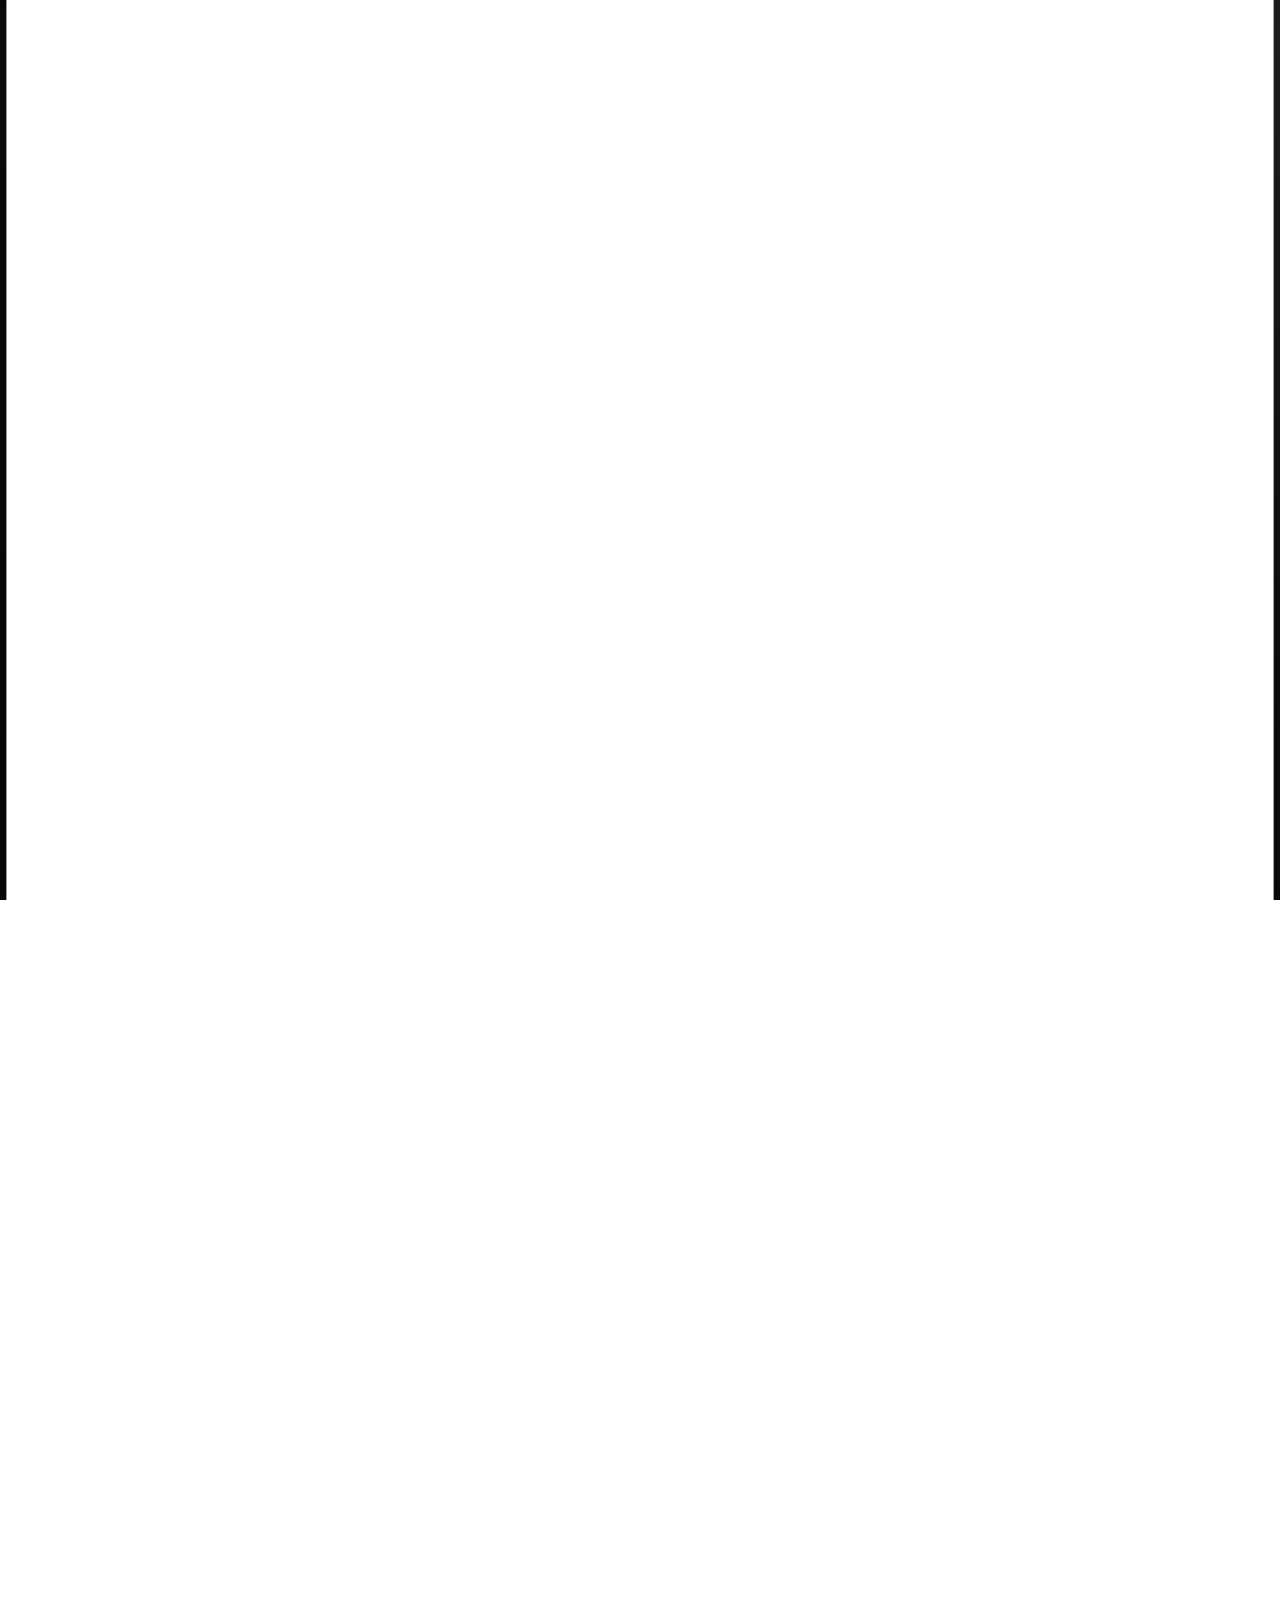
<file: index.html>
<!DOCTYPE html>
<html lang="en">

<head>
  <title>N Ō R Y E | Olfactory Design Line</title>
  <meta charset="utf-8">
  <meta http-equiv="X-UA-Compatible" content="IE=edge">
  <meta name="viewport" content="width=device-width, initial-scale=1.0">
  <link rel="icon" type="image/jpeg" href="images/WEB%20DESIGN%20THEME.jpeg">
  <link rel="apple-touch-icon" href="images/WEB%20DESIGN%20THEME.jpeg">
  <meta name="format-detection" content="telephone=no">
  <meta name="apple-mobile-web-app-capable" content="yes">
  <meta name="author" content="N Ō R Y E">
  <meta name="keywords" content="norye,fragrance,perfume,inspired,creed aventus,parklands,kenya,eau de parfum">
  <meta name="description" content="N Ō R Y E Olfactory Design Line. Inspired by iconic perfumes for men and women. 30ml Eau de Parfum from Ksh 1,299. Diamond Plaza 1, Parklands, Kenya.">
  <link href="https://cdn.jsdelivr.net/npm/bootstrap@5.3.0-alpha3/dist/css/bootstrap.min.css" rel="stylesheet"
    integrity="sha384-KK94CHFLLe+nY2dmCWGMq91rCGa5gtU4mk92HdvYe+M/SXH301p5ILy+dN9+nJOZ" crossorigin="anonymous">
  <link rel="stylesheet" type="text/css" href="css/vendor.css">
  <link rel="stylesheet" href="https://cdn.jsdelivr.net/npm/swiper@9/swiper-bundle.min.css" />
  <link rel="stylesheet" type="text/css" href="style.css">
  <link rel="preconnect" href="https://fonts.googleapis.com">
  <link rel="preconnect" href="https://fonts.gstatic.com" crossorigin>
  <link href="https://fonts.googleapis.com/css2?family=Jost:ital,wght@0,300;0,400;0,500;0,700;1,300;1,400;1,500;1,700&family=Marcellus&display=swap" rel="stylesheet">
</head>

<body class="homepage">
  <svg xmlns="http://www.w3.org/2000/svg" style="display: none;">
    <defs>
      <symbol xmlns="http://www.w3.org/2000/svg" id="instagram" viewBox="0 0 15 15">
        <path fill="none" stroke="currentColor" d="M11 3.5h1M4.5.5h6a4 4 0 0 1 4 4v6a4 4 0 0 1-4 4h-6a4 4 0 0 1-4-4v-6a4 4 0 0 1 4-4Zm3 10a3 3 0 1 1 0-6a3 3 0 0 1 0 6Z" />
      </symbol>
      <symbol xmlns="http://www.w3.org/2000/svg" id="shopping-bag" viewBox="0 0 24 24">
        <g fill="none" stroke="currentColor" stroke-linecap="round" stroke-linejoin="round" stroke-width="2">
          <path d="M3.977 9.84A2 2 0 0 1 5.971 8h12.058a2 2 0 0 1 1.994 1.84l.803 10A2 2 0 0 1 18.833 22H5.167a2 2 0 0 1-1.993-2.16l.803-10Z" />
          <path d="M16 11V6a4 4 0 0 0-4-4v0a4 4 0 0 0-4 4v5" />
        </g>
      </symbol>
      <symbol xmlns="http://www.w3.org/2000/svg" id="gift" viewBox="0 0 24 24">
        <g fill="none" stroke="currentColor" stroke-linecap="round" stroke-linejoin="round" stroke-width="2">
          <rect width="18" height="14" x="3" y="8" rx="2" />
          <path d="M12 5a3 3 0 1 0-3 3m6 0a3 3 0 1 0-3-3m0 0v17m9-7H3" />
        </g>
      </symbol>
      <symbol xmlns="http://www.w3.org/2000/svg" id="arrow-cycle" viewBox="0 0 24 24">
        <g fill="none" stroke="currentColor" stroke-linecap="round" stroke-linejoin="round" stroke-width="2">
          <path d="M22 12c0 6-4.39 10-9.806 10C7.792 22 4.24 19.665 3 16m-1-4C2 6 6.39 2 11.806 2C16.209 2 19.76 4.335 21 8" />
          <path d="m7 17l-4-1l-1 4M17 7l4 1l1-4" />
        </g>
      </symbol>
      <symbol xmlns="http://www.w3.org/2000/svg" id="arrow-left" viewBox="0 0 24 24">
        <path fill="currentColor" d="M17 11H9.41l3.3-3.29a1 1 0 1 0-1.42-1.42l-5 5a1 1 0 0 0-.21.33a1 1 0 0 0 0 .76a1 1 0 0 0 .21.33l5 5a1 1 0 0 0 1.42 0a1 1 0 0 0 0-1.42L9.41 13H17a1 1 0 0 0 0-2Z" />
      </symbol>
      <symbol xmlns="http://www.w3.org/2000/svg" id="arrow-right" viewBox="0 0 24 24">
        <path fill="currentColor" d="M17.92 11.62a1 1 0 0 0-.21-.33l-5-5a1 1 0 0 0-1.42 1.42l3.3 3.29H7a1 1 0 0 0 0 2h7.59l-3.3 3.29a1 1 0 0 0 0 1.42a1 1 0 0 0 1.42 0l5-5a1 1 0 0 0 .21-.33a1 1 0 0 0 0-.76Z" />
      </symbol>
      <symbol xmlns="http://www.w3.org/2000/svg" id="heart" viewBox="0 0 24 24">
        <path fill="currentColor" d="M20.16 4.61A6.27 6.27 0 0 0 12 4a6.27 6.27 0 0 0-8.16 9.48l7.45 7.45a1 1 0 0 0 1.42 0l7.45-7.45a6.27 6.27 0 0 0 0-8.87Zm-1.41 7.46L12 18.81l-6.75-6.74a4.28 4.28 0 0 1 3-7.3a4.25 4.25 0 0 1 3 1.25a1 1 0 0 0 1.42 0a4.27 4.27 0 0 1 6 6.05Z" />
      </symbol>
      <symbol xmlns="http://www.w3.org/2000/svg" id="cart" viewBox="0 0 24 24">
        <path fill="currentColor" d="M8.5 19a1.5 1.5 0 1 0 1.5 1.5A1.5 1.5 0 0 0 8.5 19ZM19 16H7a1 1 0 0 1 0-2h8.491a3.013 3.013 0 0 0 2.885-2.176l1.585-5.55A1 1 0 0 0 19 5H6.74a3.007 3.007 0 0 0-2.82-2H3a1 1 0 0 0 0 2h.921a1.005 1.005 0 0 1 .962.725l.155.545v.005l1.641 5.742A3 3 0 0 0 7 18h12a1 1 0 0 0 0-2Zm-1.326-9l-1.22 4.274a1.005 1.005 0 0 1-.963.726H8.754l-.255-.892L7.326 7ZM16.5 19a1.5 1.5 0 1 0 1.5 1.5a1.5 1.5 0 0 0-1.5-1.5Z" />
      </symbol>
      <symbol xmlns="http://www.w3.org/2000/svg" id="search" viewBox="0 0 24 24">
        <path fill="currentColor" d="M21.71 20.29L18 16.61A9 9 0 1 0 16.61 18l3.68 3.68a1 1 0 0 0 1.42 0a1 1 0 0 0 0-1.39ZM11 18a7 7 0 1 1 7-7a7 7 0 0 1-7 7Z" />
      </symbol>
    </defs>
  </svg>

  <div class="norye-intro text-white fs-6 text-uppercase" id="noryeIntro" aria-hidden="true">
    <div class="norye-intro-curtain norye-intro-curtain-left">
      <div class="norye-intro-curtain-fold"></div>
    </div>
    <div class="norye-intro-curtain norye-intro-curtain-right">
      <div class="norye-intro-curtain-fold"></div>
    </div>
    <div class="norye-intro-seam" aria-hidden="true"></div>
    <div class="norye-intro-brand" aria-hidden="true">
      <span class="norye-preloader-letter">N</span>
      <span class="norye-preloader-letter norye-preloader-o">Ō</span>
      <span class="norye-preloader-letter">R</span>
      <span class="norye-preloader-letter">Y</span>
      <span class="norye-preloader-letter">E</span>
    </div>
  </div>

  <div class="search-popup">
    <div class="search-popup-container">
      <button type="button" class="search-popup-close" aria-label="Close search">&times;</button>
      <form role="search" method="get" class="norye-search-form" action="">
        <input type="search" id="search-form" class="form-control" placeholder="Search perfumes..." value="" name="s" />
        <button type="submit" class="search-submit" aria-label="Search">
          <svg width="20" height="20"><use xlink:href="#search"></use></svg>
        </button>
      </form>
      <h5 class="cat-list-title">Browse Scents</h5>
      <ul class="cat-list" id="search-product-list"></ul>
    </div>
  </div>

  <div class="offcanvas offcanvas-end norye-cart-panel" data-bs-scroll="true" data-bs-backdrop="false" tabindex="-1" id="offcanvasCart" aria-labelledby="cartOffcanvasLabel">
    <div class="offcanvas-header">
      <div>
        <h5 class="offcanvas-title text-uppercase" id="cartOffcanvasLabel">Your Bag</h5>
        <p class="norye-cart-header-meta" id="cart-item-count-label"></p>
      </div>
      <button type="button" class="btn-close" data-bs-dismiss="offcanvas" aria-label="Close"></button>
    </div>
    <div class="offcanvas-body norye-cart-body">
      <div id="cart-empty" class="norye-cart-empty">
        <p class="norye-cart-empty-title">Your bag is empty</p>
        <p class="norye-cart-empty-text">Discover our signature scents.</p>
        <a href="index.html#featured" class="btn btn-norye-outline btn-sm" data-bs-dismiss="offcanvas">Shop now</a>
      </div>
      <div id="cart-content" class="norye-cart-content" hidden>
        <ul class="norye-cart-items" id="cart-items-list"></ul>
        <div id="cart-footer" class="norye-cart-footer">
          <form id="cart-checkout-form" class="norye-checkout-form" novalidate>
            <h6 class="norye-cart-checkout-title">Delivery details</h6>
            <div class="norye-checkout-grid">
              <input type="text" id="checkout-name" class="form-control norye-checkout-input" placeholder="Full name" required autocomplete="name">
              <input type="tel" id="checkout-phone" class="form-control norye-checkout-input" placeholder="WhatsApp number" required autocomplete="tel">
              <input type="text" id="checkout-location" class="form-control norye-checkout-input norye-checkout-full" placeholder="Delivery location" required autocomplete="off">
              <input type="text" id="checkout-notes" class="form-control norye-checkout-input norye-checkout-full" placeholder="Order notes (optional)">
            </div>
          </form>
          <p id="checkout-error" class="norye-checkout-error" role="alert"></p>
          <div class="norye-cart-summary">
            <span>Total</span>
            <strong id="cart-total">Ksh 0</strong>
          </div>
          <button type="button" id="cart-order-btn" class="btn btn-norye-gold w-100 norye-cart-order-btn">Complete order on WhatsApp</button>
        </div>
      </div>
    </div>
  </div>

  <nav class="navbar navbar-expand-lg bg-light text-uppercase fs-6 p-3 border-bottom align-items-center sticky-top norye-navbar-sticky">
    <div class="container-fluid">
      <div class="norye-navbar-inner">
        <a class="navbar-brand" href="index.html">
          <span class="norye-logo">N<span class="norye-o">Ō</span>RYE</span>
        </a>
        <ul class="navbar-nav norye-navbar-center d-none d-lg-flex">
          <li class="nav-item"><a class="nav-link active" href="#billboard">Home</a></li>
          <li class="nav-item dropdown">
            <a class="nav-link dropdown-toggle" href="#" role="button" data-bs-toggle="dropdown" aria-expanded="false">Collections</a>
            <ul class="dropdown-menu">
              <li><a class="dropdown-item" href="men.html">Men</a></li>
              <li><a class="dropdown-item" href="women.html">Women</a></li>
            </ul>
          </li>
          <li class="nav-item"><a class="nav-link" href="#best-sellers">Best Sellers</a></li>
          <li class="nav-item"><a class="nav-link" href="#featured">Featured</a></li>
          <li class="nav-item"><a class="nav-link" href="#footer">Contact</a></li>
        </ul>
        <div class="norye-navbar-actions">
          <ul class="list-unstyled d-none d-lg-flex m-0 align-items-center gap-2 norye-nav-actions">
            <li class="norye-nav-action norye-nav-search-wrap">
              <div class="norye-nav-search">
                <input type="search" id="nav-search-input" class="norye-nav-search-input" placeholder="Search perfumes..." aria-label="Search perfumes" autocomplete="off">
                <ul class="norye-nav-search-results" id="nav-search-results" hidden></ul>
              </div>
            </li>
            <li class="norye-nav-action">
              <button type="button" class="norye-nav-btn" data-bs-toggle="offcanvas" data-bs-target="#offcanvasCart" aria-controls="offcanvasCart" aria-label="Cart">
                <svg width="20" height="20" viewBox="0 0 24 24"><use xlink:href="#cart"></use></svg>
                <span class="norye-nav-badge cart-count"></span>
              </button>
            </li>
          </ul>
          <button class="navbar-toggler d-lg-none" type="button" data-bs-toggle="offcanvas" data-bs-target="#offcanvasNavbar" aria-controls="offcanvasNavbar" aria-label="Open menu">
            <span class="navbar-toggler-icon"></span>
          </button>
        </div>
      </div>
    </div>
    <div class="offcanvas offcanvas-end d-lg-none" tabindex="-1" id="offcanvasNavbar" aria-labelledby="offcanvasNavbarLabel">
      <div class="offcanvas-header">
        <h5 class="offcanvas-title" id="offcanvasNavbarLabel">Menu</h5>
        <button type="button" class="btn-close text-reset" data-bs-dismiss="offcanvas" aria-label="Close"></button>
      </div>
      <div class="offcanvas-body">
        <ul class="navbar-nav gap-1">
          <li class="nav-item"><a class="nav-link active" href="#billboard" data-bs-dismiss="offcanvas">Home</a></li>
          <li class="nav-item">
            <span class="nav-link text-muted small">Collections</span>
          </li>
          <li class="nav-item ps-3"><a class="nav-link" href="men.html">Men</a></li>
          <li class="nav-item ps-3"><a class="nav-link" href="women.html">Women</a></li>
          <li class="nav-item"><a class="nav-link" href="#best-sellers" data-bs-dismiss="offcanvas">Best Sellers</a></li>
          <li class="nav-item"><a class="nav-link" href="#featured" data-bs-dismiss="offcanvas">Featured</a></li>
          <li class="nav-item"><a class="nav-link" href="#footer" data-bs-dismiss="offcanvas">Contact</a></li>
          <li class="nav-item mt-3 pt-3 border-top">
            <button type="button" class="nav-link norye-offcanvas-action" data-open-search-from-menu data-bs-dismiss="offcanvas">Search</button>
          </li>
          <li class="nav-item">
            <button type="button" class="nav-link norye-offcanvas-action" data-open-cart-from-menu data-bs-dismiss="offcanvas">Cart <span class="norye-offcanvas-cart-count cart-count"></span></button>
          </li>
        </ul>
      </div>
    </div>
  </nav>

  <section id="billboard" class="norye-hero">
    <div class="container">
      <div class="row align-items-center g-5">
        <div class="col-lg-6 text-center text-lg-start">
          <h1 class="section-title norye-hero-title mb-2 norye-hero-reveal norye-hero-reveal-1" id="hero-title">N<span class="norye-o">Ō</span>RYE</h1>
          <p class="text-uppercase letter-spacing-sm mb-3 norye-hero-reveal norye-hero-reveal-2">Olfactory Design Line</p>
          <p class="norye-hero-tagline mb-4 norye-hero-reveal norye-hero-reveal-3">You know those fine things that exist and somehow everyone notices?</p>
          <p class="mb-4 norye-body-copy norye-hero-reveal norye-hero-reveal-4">Inspired by iconic perfumes. Slip it into your bag, keep it close, and refresh your scent whenever the moment calls for it.</p>
          <div class="d-flex flex-wrap gap-3 justify-content-center justify-content-lg-start norye-hero-reveal norye-hero-reveal-5 norye-btn-pair">
            <a href="#featured" class="btn btn-norye-gold">Explore the Collection</a>
            <a href="product.html?code=n23" class="btn btn-norye-outline">Shop Our Signature N°23</a>
          </div>
        </div>
        <div class="col-lg-6 norye-hero-reveal norye-hero-reveal-6" data-aos="fade-up" data-aos-delay="200">
          <div class="norye-hero-image">
            <div class="norye-hero-media">
              <div class="norye-hero-showcase" id="hero-showcase" aria-label="Featured NŌRYE perfumes">
                <div class="norye-hero-showcase-stage" id="hero-showcase-stage">
                  <div class="norye-hero-glass" aria-hidden="true"></div>
                  <div class="norye-hero-corners" aria-hidden="true">
                    <span class="norye-hero-corner norye-hero-corner--tl"></span>
                    <span class="norye-hero-corner norye-hero-corner--tr"></span>
                    <span class="norye-hero-corner norye-hero-corner--bl"></span>
                    <span class="norye-hero-corner norye-hero-corner--br"></span>
                  </div>
                  <div class="norye-hero-mist" aria-hidden="true">
                    <span class="norye-hero-mist-particle"></span>
                    <span class="norye-hero-mist-particle"></span>
                    <span class="norye-hero-mist-particle"></span>
                    <span class="norye-hero-mist-particle"></span>
                    <span class="norye-hero-mist-particle"></span>
                    <span class="norye-hero-mist-particle"></span>
                    <span class="norye-hero-mist-particle"></span>
                    <span class="norye-hero-mist-particle"></span>
                  </div>
                  <span class="norye-hero-light norye-hero-light--left" aria-hidden="true"></span>
                  <span class="norye-hero-light norye-hero-light--right" aria-hidden="true"></span>
                  <div class="norye-hero-showcase-ring" id="hero-showcase-ring"></div>
                </div>
                <p class="norye-hero-showcase-caption" id="hero-showcase-caption"></p>
                <div class="norye-hero-showcase-dots" id="hero-showcase-dots" role="tablist" aria-label="Featured scents"></div>
              </div>
            </div>
          </div>
        </div>
      </div>
    </div>
  </section>

  <section class="features py-4 border-top border-bottom" style="border-color: var(--norye-border) !important;">
    <div class="container">
      <div class="row">
        <div class="col-md-3 text-center">
          <div class="py-4 norye-trust-item">
            <svg width="38" height="38" viewBox="0 0 24 24"><use xlink:href="#shopping-bag"></use></svg>
            <h4 class="element-title text-capitalize my-3">Portable Luxury</h4>
            <p>30ML Eau de Parfum. Perfect for your bag, always close when the moment calls.</p>
          </div>
        </div>
        <div class="col-md-3 text-center">
          <div class="py-4 norye-trust-item">
            <svg width="38" height="38" viewBox="0 0 24 24"><use xlink:href="#gift"></use></svg>
            <h4 class="element-title text-capitalize my-3">Inspired by Icons</h4>
            <p>Captures the essence of the world's most loved perfumes.</p>
          </div>
        </div>
        <div class="col-md-3 text-center">
          <div class="py-4 norye-trust-item">
            <svg width="38" height="38" viewBox="0 0 24 24"><use xlink:href="#heart"></use></svg>
            <h4 class="element-title text-capitalize my-3">Men &amp; Women</h4>
            <p>Curated scent profiles for every style and every moment.</p>
          </div>
        </div>
        <div class="col-md-3 text-center">
          <div class="py-4 norye-trust-item">
            <svg width="38" height="38" viewBox="0 0 24 24"><use xlink:href="#arrow-cycle"></use></svg>
            <h4 class="element-title text-capitalize my-3">Pick Up in Parklands</h4>
            <p class="norye-location-pin">
              <span class="norye-location-pin-icon" aria-hidden="true">
                <svg width="16" height="16" viewBox="0 0 24 24" fill="none" stroke="currentColor" stroke-width="2" stroke-linecap="round" stroke-linejoin="round"><path d="M12 21s7-4.5 7-11a7 7 0 1 0-14 0c0 6.5 7 11 7 11z"/><circle cx="12" cy="10" r="2.5"/></svg>
              </span>
              Diamond Plaza 1, Parklands, Nairobi.
            </p>
          </div>
        </div>
      </div>
    </div>
  </section>

  <section id="shop-categories" class="norye-section">
    <div class="container">
      <div class="norye-section-header text-center mx-auto">
        <h2 class="text-uppercase">Shop by Category</h2>
        <p>Explore our curated men's and women's perfume lines.</p>
      </div>
      <div class="row g-4">
        <div class="col-md-6" data-aos="fade-up">
          <a href="men.html" class="norye-category-tile d-block text-decoration-none">
            <img id="men-category-image" src="images/N%2023.jpeg" alt="Men's Collection">
            <div class="norye-category-overlay">
              <span class="norye-category-label">Men's Collection</span>
              <span class="norye-category-cta">Shop Now</span>
            </div>
          </a>
        </div>
        <div class="col-md-6" data-aos="fade-up" data-aos-delay="150">
          <a href="women.html" class="norye-category-tile d-block text-decoration-none">
            <img id="women-category-image" src="images/N%2012.jpeg" alt="Women's Collection">
            <div class="norye-category-overlay">
              <span class="norye-category-label">Women's Collection</span>
              <span class="norye-category-cta">Shop Now</span>
            </div>
          </a>
        </div>
      </div>
    </div>
  </section>

  <section id="featured" class="norye-section norye-section-alt product-carousel position-relative overflow-hidden">
    <div class="container">
      <div class="norye-section-header d-flex flex-wrap justify-content-between align-items-end gap-3">
        <div>
          <h2 class="text-uppercase">Featured Perfumes</h2>
          <p>Our most loved olfactory designs, crafted to impress.</p>
        </div>
        <a href="https://wa.me/254721754234" target="_blank" rel="noopener" class="btn-link">Order Now</a>
      </div>
      <div class="swiper product-swiper open-up" data-aos="zoom-out">
        <div class="swiper-wrapper d-flex"></div>
        <div class="swiper-pagination"></div>
      </div>
      <div class="icon-arrow icon-arrow-left"><svg width="50" height="50" viewBox="0 0 24 24"><use xlink:href="#arrow-left"></use></svg></div>
      <div class="icon-arrow icon-arrow-right"><svg width="50" height="50" viewBox="0 0 24 24"><use xlink:href="#arrow-right"></use></svg></div>
    </div>
  </section>

  <section id="best-sellers" class="norye-section product-carousel position-relative overflow-hidden">
    <div class="container">
      <div class="norye-section-header">
        <h2 class="text-uppercase">Best Sellers</h2>
        <p>The scents our customers reach for again and again.</p>
      </div>
      <div class="swiper product-swiper open-up" data-aos="zoom-out">
        <div class="swiper-wrapper d-flex"></div>
        <div class="swiper-pagination"></div>
      </div>
      <div class="icon-arrow icon-arrow-left"><svg width="50" height="50" viewBox="0 0 24 24"><use xlink:href="#arrow-left"></use></svg></div>
      <div class="icon-arrow icon-arrow-right"><svg width="50" height="50" viewBox="0 0 24 24"><use xlink:href="#arrow-right"></use></svg></div>
    </div>
  </section>

  <section id="about" class="norye-quote py-5 norye-section-alt">
    <div class="container">
      <div class="row justify-content-center">
        <div class="col-lg-8 text-center" data-aos="fade-up">
          <blockquote class="norye-blockquote">
            <p class="lead fst-italic">"Some things are too good to leave behind. N Ō R Y E is definitely one of them."</p>
          </blockquote>
          <p class="mt-4 norye-about-copy">Love the scent profiles of Baccarat Rouge 540, My Way, Tom Ford, Creed Aventus, Lancôme Trésor Midnight Rose, Stronger With You, YSL Libre, Prada Paradoxe, La Vie Est Belle, Gucci Guilty, or Khamrah?</p>
          <p class="norye-about-copy">N Ō R Y E has carefully crafted perfume inspirations that capture the essence of these timeless scents, so you can enjoy the feeling of your favorites wherever life takes you.</p>
        </div>
      </div>
    </div>
  </section>

  <section class="norye-instagram-cta py-5">
    <div class="container">
      <div class="row align-items-center g-4">
        <div class="col-lg-8 d-flex flex-wrap gap-3 justify-content-center justify-content-lg-start" id="instagram-thumbs">
          <img src="images/N%2023.jpeg" alt="N°23" class="rounded">
          <img src="images/N%2012.jpeg" alt="N°12" class="rounded">
          <img src="images/N%2013.jpeg" alt="N°13" class="rounded">
          <img src="images/N%2033.jpeg" alt="N°33" class="rounded">
          <img src="images/N%2032.jpeg" alt="N°32" class="rounded">
          <img src="images/N%2082.jpeg" alt="N°82" class="rounded">
        </div>
        <div class="col-lg-4 text-center text-lg-end">
          <h3 class="h5 text-uppercase mb-3">Follow @norye_line</h3>
          <a href="https://www.instagram.com/norye_line/" target="_blank" rel="noopener" class="btn btn-norye-gold">View on Instagram</a>
        </div>
      </div>
    </div>
  </section>

  <footer id="footer" class="mt-0 border-top" style="border-color: var(--norye-border) !important;">
    <div class="container">
      <div class="row d-flex flex-wrap justify-content-between py-5">
        <div class="col-md-4 col-sm-6">
          <div class="footer-menu footer-menu-001">
            <div class="footer-intro mb-4">
              <a href="index.html"><span class="norye-logo norye-logo-footer">N<span class="norye-o">Ō</span>RYE</span></a>
            </div>
            <p>Olfactory Design Line. Inspired by iconic perfumes for men and women. Carefully crafted 30ML Eau de Parfum inspirations from Ksh 1,299/=.</p>
            <div class="social-links">
              <ul class="list-unstyled d-flex flex-wrap gap-3">
                <li>
                  <a href="https://www.instagram.com/norye_line/" target="_blank" rel="noopener" class="text-secondary" aria-label="Instagram">
                    <svg width="24" height="24" viewBox="0 0 24 24"><use xlink:href="#instagram"></use></svg>
                  </a>
                </li>
              </ul>
            </div>
          </div>
        </div>
        <div class="col-md-4 col-sm-6">
          <div class="footer-menu footer-menu-002">
            <h5 class="widget-title text-uppercase mb-4">Quick Links</h5>
            <ul class="menu-list list-unstyled text-uppercase border-animation-left fs-6">
              <li class="menu-item"><a href="#billboard" class="item-anchor">Home</a></li>
              <li class="menu-item"><a href="men.html" class="item-anchor">Men</a></li>
              <li class="menu-item"><a href="women.html" class="item-anchor">Women</a></li>
              <li class="menu-item"><a href="#best-sellers" class="item-anchor">Best Sellers</a></li>
              <li class="menu-item"><a href="#featured" class="item-anchor">Featured</a></li>
              <li class="menu-item"><a href="https://www.instagram.com/norye_line/" target="_blank" rel="noopener" class="item-anchor">Instagram</a></li>
            </ul>
          </div>
        </div>
        <div class="col-md-4 col-sm-6">
          <div class="footer-menu footer-menu-004 border-animation-left">
            <h5 class="widget-title text-uppercase mb-4">Contact Us</h5>
            <p class="norye-location-pin">
              <span class="norye-location-pin-icon" aria-hidden="true">
                <svg width="16" height="16" viewBox="0 0 24 24" fill="none" stroke="currentColor" stroke-width="2" stroke-linecap="round" stroke-linejoin="round"><path d="M12 21s7-4.5 7-11a7 7 0 1 0-14 0c0 6.5 7 11 7 11z"/><circle cx="12" cy="10" r="2.5"/></svg>
              </span>
              Diamond Plaza 1, Parklands<br>Nairobi, Kenya
            </p>
            <p>Order and enquiries via Instagram:<br>
              <a href="https://www.instagram.com/norye_line/" target="_blank" rel="noopener" class="item-anchor">@norye_line</a>
            </p>
          </div>
        </div>
      </div>
    </div>
    <div class="border-top py-4">
      <div class="container">
        <p class="mb-0 text-center">© Copyright 2026 N Ō R Y E. All rights reserved.</p>
      </div>
    </div>
  </footer>

  <script src="js/jquery.min.js"></script>
  <script src="js/plugins.js"></script>
  <script src="js/SmoothScroll.js"></script>
  <script src="https://cdn.jsdelivr.net/npm/bootstrap@5.3.0-alpha3/dist/js/bootstrap.bundle.min.js"
    integrity="sha384-ENjdO4Dr2bkBIFxQpeoTz1HIcje39Wm4jDKdf19U8gI4ddQ3GYNS7NTKfAdVQSZe" crossorigin="anonymous"></script>
  <script src="https://cdn.jsdelivr.net/npm/swiper@9/swiper-bundle.min.js"></script>
  <script src="js/products.js"></script>
  <script src="js/norye.js"></script>
  <script src="js/script.min.js"></script>
</body>

</html>
</file>
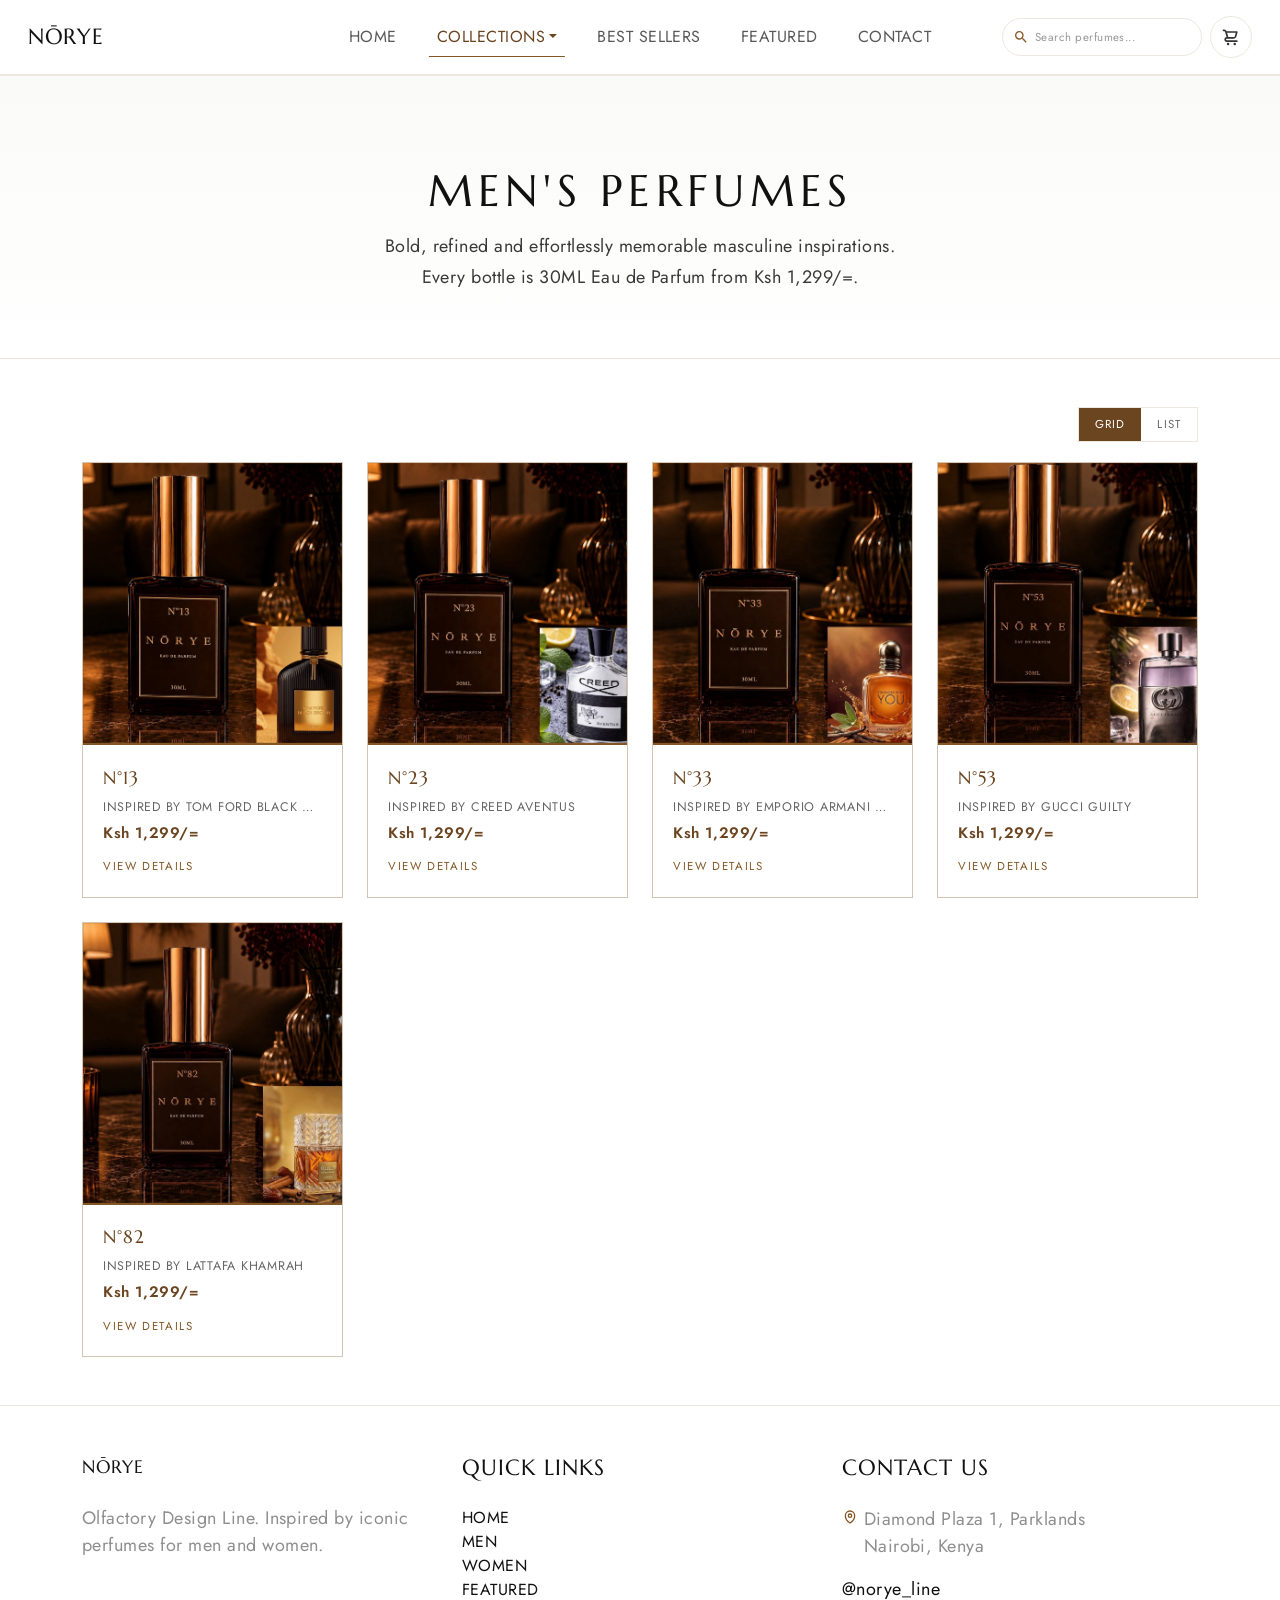
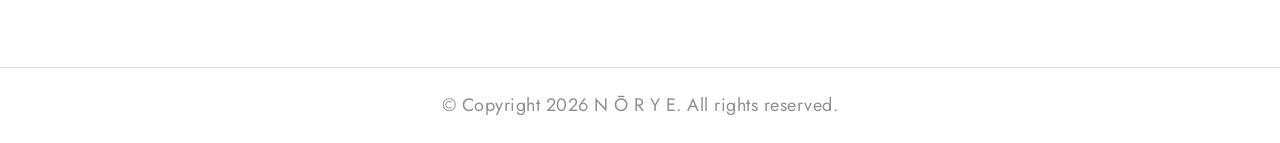
<file: men.html>
<!DOCTYPE html>
<html lang="en">

<head>
  <title>Men's Perfumes | N Ō R Y E</title>
  <meta charset="utf-8">
  <meta http-equiv="X-UA-Compatible" content="IE=edge">
  <meta name="viewport" content="width=device-width, initial-scale=1.0">
  <link rel="icon" type="image/jpeg" href="images/WEB%20DESIGN%20THEME.jpeg">
  <link rel="apple-touch-icon" href="images/WEB%20DESIGN%20THEME.jpeg">
  <meta name="description" content="Shop N Ō R Y E men's perfumes. Bold, refined inspirations from Ksh 1,299. 30ML Eau de Parfum.">
  <link href="https://cdn.jsdelivr.net/npm/bootstrap@5.3.0-alpha3/dist/css/bootstrap.min.css" rel="stylesheet"
    integrity="sha384-KK94CHFLLe+nY2dmCWGMq91rCGa5gtU4mk92HdvYe+M/SXH301p5ILy+dN9+nJOZ" crossorigin="anonymous">
  <link rel="stylesheet" type="text/css" href="css/vendor.css">
  <link rel="stylesheet" href="https://cdn.jsdelivr.net/npm/swiper@9/swiper-bundle.min.css" />
  <link rel="stylesheet" type="text/css" href="style.css">
  <link rel="preconnect" href="https://fonts.googleapis.com">
  <link rel="preconnect" href="https://fonts.gstatic.com" crossorigin>
  <link href="https://fonts.googleapis.com/css2?family=Jost:ital,wght@0,300;0,400;0,500;0,700;1,300;1,400;1,500;1,700&family=Marcellus&display=swap" rel="stylesheet">
</head>

<body class="collection-page norye-page-loading" data-collection="men">
  <svg xmlns="http://www.w3.org/2000/svg" style="display: none;">
    <defs>
      <symbol xmlns="http://www.w3.org/2000/svg" id="cart" viewBox="0 0 24 24">
        <path fill="currentColor" d="M8.5 19a1.5 1.5 0 1 0 1.5 1.5A1.5 1.5 0 0 0 8.5 19ZM19 16H7a1 1 0 0 1 0-2h8.491a3.013 3.013 0 0 0 2.885-2.176l1.585-5.55A1 1 0 0 0 19 5H6.74a3.007 3.007 0 0 0-2.82-2H3a1 1 0 0 0 0 2h.921a1.005 1.005 0 0 1 .962.725l.155.545v.005l1.641 5.742A3 3 0 0 0 7 18h12a1 1 0 0 0 0-2Zm-1.326-9l-1.22 4.274a1.005 1.005 0 0 1-.963.726H8.754l-.255-.892L7.326 7ZM16.5 19a1.5 1.5 0 1 0 1.5 1.5a1.5 1.5 0 0 0-1.5-1.5Z" />
      </symbol>
      <symbol xmlns="http://www.w3.org/2000/svg" id="search" viewBox="0 0 24 24">
        <path fill="currentColor" d="M21.71 20.29L18 16.61A9 9 0 1 0 16.61 18l3.68 3.68a1 1 0 0 0 1.42 0a1 1 0 0 0 0-1.39ZM11 18a7 7 0 1 1 7-7a7 7 0 0 1-7 7Z" />
      </symbol>
      <symbol xmlns="http://www.w3.org/2000/svg" id="instagram" viewBox="0 0 15 15">
        <path fill="none" stroke="currentColor" d="M11 3.5h1M4.5.5h6a4 4 0 0 1 4 4v6a4 4 0 0 1-4 4h-6a4 4 0 0 1-4-4v-6a4 4 0 0 1 4-4Zm3 10a3 3 0 1 1 0-6a3 3 0 0 1 0 6Z" />
      </symbol>
    </defs>
  </svg>

  <div class="search-popup">
    <div class="search-popup-container">
      <button type="button" class="search-popup-close" aria-label="Close search">&times;</button>
      <form role="search" method="get" class="norye-search-form" action="">
        <input type="search" id="search-form" class="form-control" placeholder="Search perfumes..." value="" name="s" />
        <button type="submit" class="search-submit" aria-label="Search">
          <svg width="20" height="20"><use xlink:href="#search"></use></svg>
        </button>
      </form>
      <h5 class="cat-list-title">Browse Scents</h5>
      <ul class="cat-list" id="search-product-list"></ul>
    </div>
  </div>

  <div class="offcanvas offcanvas-end norye-cart-panel" data-bs-scroll="true" data-bs-backdrop="false" tabindex="-1" id="offcanvasCart" aria-labelledby="cartOffcanvasLabel">
    <div class="offcanvas-header">
      <div>
        <h5 class="offcanvas-title text-uppercase" id="cartOffcanvasLabel">Your Bag</h5>
        <p class="norye-cart-header-meta" id="cart-item-count-label"></p>
      </div>
      <button type="button" class="btn-close" data-bs-dismiss="offcanvas" aria-label="Close"></button>
    </div>
    <div class="offcanvas-body norye-cart-body">
      <div id="cart-empty" class="norye-cart-empty">
        <p class="norye-cart-empty-title">Your bag is empty</p>
        <p class="norye-cart-empty-text">Discover our signature scents.</p>
        <a href="index.html#featured" class="btn btn-norye-outline btn-sm" data-bs-dismiss="offcanvas">Shop now</a>
      </div>
      <div id="cart-content" class="norye-cart-content" hidden>
        <ul class="norye-cart-items" id="cart-items-list"></ul>
        <div id="cart-footer" class="norye-cart-footer">
          <form id="cart-checkout-form" class="norye-checkout-form" novalidate>
            <h6 class="norye-cart-checkout-title">Delivery details</h6>
            <div class="norye-checkout-grid">
              <input type="text" id="checkout-name" class="form-control norye-checkout-input" placeholder="Full name" required autocomplete="name">
              <input type="tel" id="checkout-phone" class="form-control norye-checkout-input" placeholder="WhatsApp number" required autocomplete="tel">
              <input type="text" id="checkout-location" class="form-control norye-checkout-input norye-checkout-full" placeholder="Delivery location" required autocomplete="off">
              <input type="text" id="checkout-notes" class="form-control norye-checkout-input norye-checkout-full" placeholder="Order notes (optional)">
            </div>
          </form>
          <p id="checkout-error" class="norye-checkout-error" role="alert"></p>
          <div class="norye-cart-summary">
            <span>Total</span>
            <strong id="cart-total">Ksh 0</strong>
          </div>
          <button type="button" id="cart-order-btn" class="btn btn-norye-gold w-100 norye-cart-order-btn">Complete order on WhatsApp</button>
        </div>
      </div>
    </div>
  </div>

  <nav class="navbar navbar-expand-lg bg-light text-uppercase fs-6 p-3 border-bottom align-items-center sticky-top norye-navbar-sticky">
    <div class="container-fluid">
      <div class="norye-navbar-inner">
        <a class="navbar-brand" href="index.html">
          <span class="norye-logo">N<span class="norye-o">Ō</span>RYE</span>
        </a>
        <ul class="navbar-nav norye-navbar-center d-none d-lg-flex">
          <li class="nav-item"><a class="nav-link" href="index.html#billboard">Home</a></li>
          <li class="nav-item dropdown">
            <a class="nav-link dropdown-toggle active" href="#" role="button" data-bs-toggle="dropdown" aria-expanded="false">Collections</a>
            <ul class="dropdown-menu">
              <li><a class="dropdown-item active" href="men.html">Men</a></li>
              <li><a class="dropdown-item" href="women.html">Women</a></li>
            </ul>
          </li>
          <li class="nav-item"><a class="nav-link" href="index.html#best-sellers">Best Sellers</a></li>
          <li class="nav-item"><a class="nav-link" href="index.html#featured">Featured</a></li>
          <li class="nav-item"><a class="nav-link" href="index.html#footer">Contact</a></li>
        </ul>
        <div class="norye-navbar-actions">
          <ul class="list-unstyled d-none d-lg-flex m-0 align-items-center gap-2 norye-nav-actions">
            <li class="norye-nav-action norye-nav-search-wrap">
              <div class="norye-nav-search">
                <input type="search" id="nav-search-input" class="norye-nav-search-input" placeholder="Search perfumes..." aria-label="Search perfumes" autocomplete="off">
                <ul class="norye-nav-search-results" id="nav-search-results" hidden></ul>
              </div>
            </li>
            <li class="norye-nav-action">
              <button type="button" class="norye-nav-btn" data-bs-toggle="offcanvas" data-bs-target="#offcanvasCart" aria-controls="offcanvasCart" aria-label="Cart">
                <svg width="20" height="20" viewBox="0 0 24 24"><use xlink:href="#cart"></use></svg>
                <span class="norye-nav-badge cart-count"></span>
              </button>
            </li>
          </ul>
          <button class="navbar-toggler d-lg-none" type="button" data-bs-toggle="offcanvas" data-bs-target="#offcanvasNavbar" aria-controls="offcanvasNavbar" aria-label="Open menu">
            <span class="navbar-toggler-icon"></span>
          </button>
        </div>
      </div>
    </div>
    <div class="offcanvas offcanvas-end d-lg-none" tabindex="-1" id="offcanvasNavbar" aria-labelledby="offcanvasNavbarLabel">
      <div class="offcanvas-header">
        <h5 class="offcanvas-title" id="offcanvasNavbarLabel">Menu</h5>
        <button type="button" class="btn-close text-reset" data-bs-dismiss="offcanvas" aria-label="Close"></button>
      </div>
      <div class="offcanvas-body">
        <ul class="navbar-nav gap-1">
          <li class="nav-item"><a class="nav-link" href="index.html#billboard">Home</a></li>
          <li class="nav-item">
            <span class="nav-link text-muted small">Collections</span>
          </li>
          <li class="nav-item ps-3"><a class="nav-link active" href="men.html">Men</a></li>
          <li class="nav-item ps-3"><a class="nav-link" href="women.html">Women</a></li>
          <li class="nav-item"><a class="nav-link" href="index.html#best-sellers">Best Sellers</a></li>
          <li class="nav-item"><a class="nav-link" href="index.html#featured">Featured</a></li>
          <li class="nav-item"><a class="nav-link" href="index.html#footer">Contact</a></li>
          <li class="nav-item mt-3 pt-3 border-top">
            <button type="button" class="nav-link norye-offcanvas-action" data-open-search-from-menu data-bs-dismiss="offcanvas">Search</button>
          </li>
          <li class="nav-item">
            <button type="button" class="nav-link norye-offcanvas-action" data-open-cart-from-menu data-bs-dismiss="offcanvas">Cart <span class="norye-offcanvas-cart-count cart-count"></span></button>
          </li>
        </ul>
      </div>
    </div>
  </nav>

  <section class="norye-collection-hero">
    <div class="container">
      <div class="row justify-content-center text-center">
        <div class="col-lg-8" data-aos="fade-up">
          <h1 class="text-uppercase">Men's Perfumes</h1>
          <p class="mx-auto norye-body-copy">Bold, refined and effortlessly memorable masculine inspirations. Every bottle is 30ML Eau de Parfum from Ksh 1,299/=.</p>
        </div>
      </div>
    </div>
  </section>

  <section class="norye-section">
    <div class="container">
      <div class="norye-collection-toolbar">
        <div class="norye-view-toggle" role="group" aria-label="Product view">
          <button type="button" class="is-active" data-view="grid">Grid</button>
          <button type="button" data-view="list">List</button>
        </div>
      </div>
      <div class="row g-4" id="collection-grid"></div>
    </div>
  </section>

  <footer id="footer" class="mt-0 border-top" style="border-color: var(--norye-border) !important;">
    <div class="container">
      <div class="row d-flex flex-wrap justify-content-between py-5">
        <div class="col-md-4 col-sm-6">
          <div class="footer-menu footer-menu-001">
            <div class="footer-intro mb-4">
              <a href="index.html"><span class="norye-logo norye-logo-footer">N<span class="norye-o">Ō</span>RYE</span></a>
            </div>
            <p>Olfactory Design Line. Inspired by iconic perfumes for men and women.</p>
          </div>
        </div>
        <div class="col-md-4 col-sm-6">
          <div class="footer-menu footer-menu-002">
            <h5 class="widget-title text-uppercase mb-4">Quick Links</h5>
            <ul class="menu-list list-unstyled text-uppercase border-animation-left fs-6">
              <li class="menu-item"><a href="index.html#billboard" class="item-anchor">Home</a></li>
              <li class="menu-item"><a href="men.html" class="item-anchor">Men</a></li>
              <li class="menu-item"><a href="women.html" class="item-anchor">Women</a></li>
              <li class="menu-item"><a href="index.html#featured" class="item-anchor">Featured</a></li>
            </ul>
          </div>
        </div>
        <div class="col-md-4 col-sm-6">
          <div class="footer-menu footer-menu-004 border-animation-left">
            <h5 class="widget-title text-uppercase mb-4">Contact Us</h5>
            <p class="norye-location-pin">
              <span class="norye-location-pin-icon" aria-hidden="true">
                <svg width="16" height="16" viewBox="0 0 24 24" fill="none" stroke="currentColor" stroke-width="2" stroke-linecap="round" stroke-linejoin="round"><path d="M12 21s7-4.5 7-11a7 7 0 1 0-14 0c0 6.5 7 11 7 11z"/><circle cx="12" cy="10" r="2.5"/></svg>
              </span>
              Diamond Plaza 1, Parklands<br>Nairobi, Kenya
            </p>
            <p><a href="https://www.instagram.com/norye_line/" target="_blank" rel="noopener" class="item-anchor">@norye_line</a></p>
          </div>
        </div>
      </div>
    </div>
    <div class="border-top py-4">
      <div class="container">
        <p class="mb-0 text-center">© Copyright 2026 N Ō R Y E. All rights reserved.</p>
      </div>
    </div>
  </footer>

  <script src="js/jquery.min.js"></script>
  <script src="js/plugins.js"></script>
  <script src="js/SmoothScroll.js"></script>
  <script src="https://cdn.jsdelivr.net/npm/bootstrap@5.3.0-alpha3/dist/js/bootstrap.bundle.min.js"
    integrity="sha384-ENjdO4Dr2bkBIFxQpeoTz1HIcje39Wm4jDKdf19U8gI4ddQ3GYNS7NTKfAdVQSZe" crossorigin="anonymous"></script>
  <script src="js/products.js"></script>
  <script src="js/norye.js"></script>
  <script src="js/script.min.js"></script>
</body>

</html>
</file>
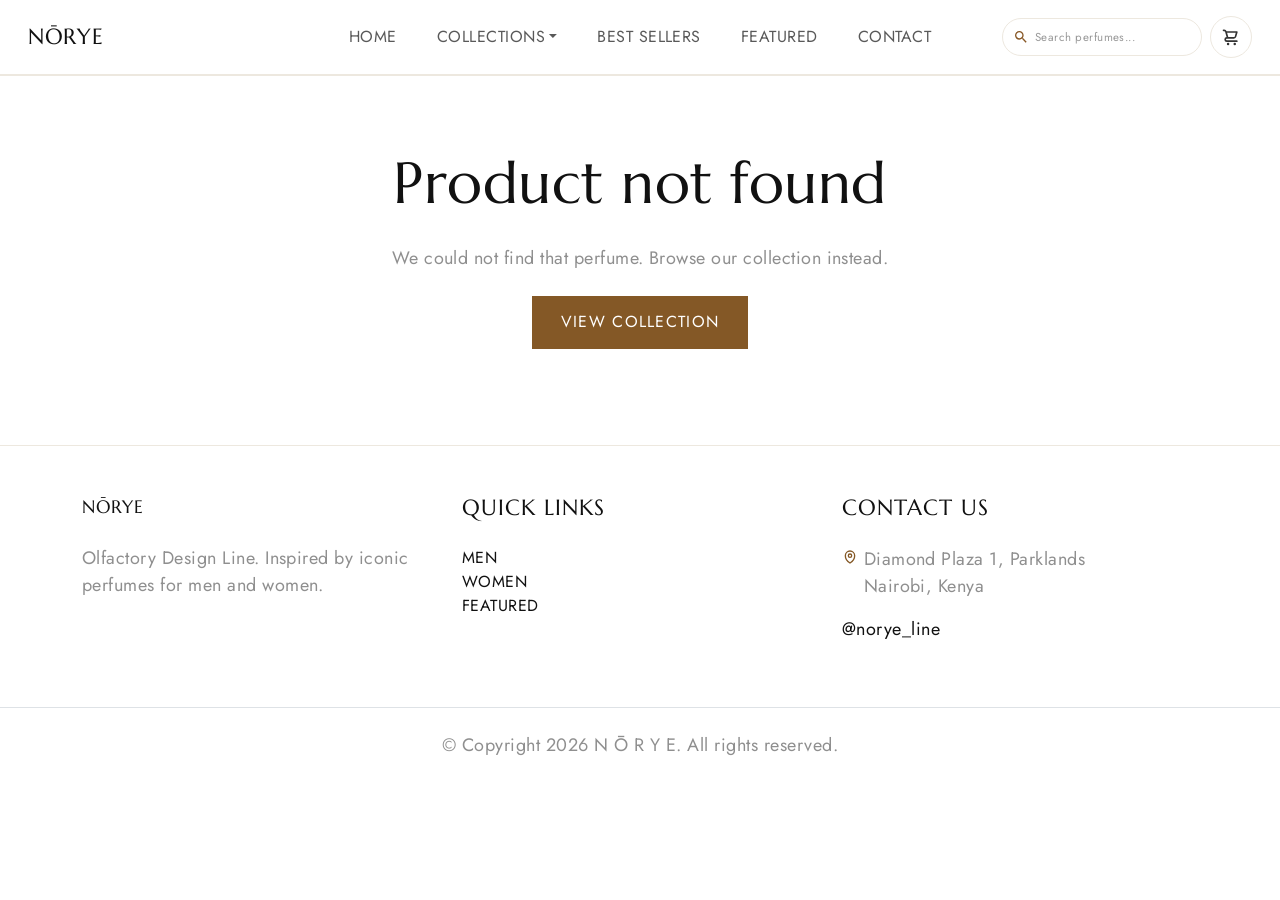
<file: product.html>
<!DOCTYPE html>
<html lang="en">

<head>
  <title>Product | N Ō R Y E</title>
  <meta charset="utf-8">
  <meta http-equiv="X-UA-Compatible" content="IE=edge">
  <meta name="viewport" content="width=device-width, initial-scale=1.0">
  <link rel="icon" type="image/jpeg" href="images/WEB%20DESIGN%20THEME.jpeg">
  <link rel="apple-touch-icon" href="images/WEB%20DESIGN%20THEME.jpeg">
  <meta name="format-detection" content="telephone=no">
  <meta name="author" content="N Ō R Y E">
  <meta name="description" content="N Ō R Y E perfume details. Inspired by iconic scents. 30ML Eau de Parfum from Ksh 1,299.">
  <link href="https://cdn.jsdelivr.net/npm/bootstrap@5.3.0-alpha3/dist/css/bootstrap.min.css" rel="stylesheet"
    integrity="sha384-KK94CHFLLe+nY2dmCWGMq91rCGa5gtU4mk92HdvYe+M/SXH301p5ILy+dN9+nJOZ" crossorigin="anonymous">
  <link rel="stylesheet" type="text/css" href="css/vendor.css">
  <link rel="stylesheet" href="https://cdn.jsdelivr.net/npm/swiper@9/swiper-bundle.min.css" />
  <link rel="stylesheet" type="text/css" href="style.css">
  <link rel="preconnect" href="https://fonts.googleapis.com">
  <link rel="preconnect" href="https://fonts.gstatic.com" crossorigin>
  <link href="https://fonts.googleapis.com/css2?family=Jost:ital,wght@0,300;0,400;0,500;0,700;1,300;1,400;1,500;1,700&family=Marcellus&display=swap" rel="stylesheet">
</head>

<body class="product-page norye-page-loading">
  <svg xmlns="http://www.w3.org/2000/svg" style="display: none;">
    <defs>
      <symbol xmlns="http://www.w3.org/2000/svg" id="cart" viewBox="0 0 24 24">
        <path fill="currentColor" d="M8.5 19a1.5 1.5 0 1 0 1.5 1.5A1.5 1.5 0 0 0 8.5 19ZM19 16H7a1 1 0 0 1 0-2h8.491a3.013 3.013 0 0 0 2.885-2.176l1.585-5.55A1 1 0 0 0 19 5H6.74a3.007 3.007 0 0 0-2.82-2H3a1 1 0 0 0 0 2h.921a1.005 1.005 0 0 1 .962.725l.155.545v.005l1.641 5.742A3 3 0 0 0 7 18h12a1 1 0 0 0 0-2Zm-1.326-9l-1.22 4.274a1.005 1.005 0 0 1-.963.726H8.754l-.255-.892L7.326 7ZM16.5 19a1.5 1.5 0 1 0 1.5 1.5a1.5 1.5 0 0 0-1.5-1.5Z" />
      </symbol>
      <symbol xmlns="http://www.w3.org/2000/svg" id="search" viewBox="0 0 24 24">
        <path fill="currentColor" d="M21.71 20.29L18 16.61A9 9 0 1 0 16.61 18l3.68 3.68a1 1 0 0 0 1.42 0a1 1 0 0 0 0-1.39ZM11 18a7 7 0 1 1 7-7a7 7 0 0 1-7 7Z" />
      </symbol>
      <symbol xmlns="http://www.w3.org/2000/svg" id="instagram" viewBox="0 0 15 15">
        <path fill="none" stroke="currentColor" d="M11 3.5h1M4.5.5h6a4 4 0 0 1 4 4v6a4 4 0 0 1-4 4h-6a4 4 0 0 1-4-4v-6a4 4 0 0 1 4-4Zm3 10a3 3 0 1 1 0-6a3 3 0 0 1 0 6Z" />
      </symbol>
    </defs>
  </svg>

  <div class="search-popup">
    <div class="search-popup-container">
      <button type="button" class="search-popup-close" aria-label="Close search">&times;</button>
      <form role="search" method="get" class="norye-search-form" action="">
        <input type="search" id="search-form" class="form-control" placeholder="Search perfumes..." value="" name="s" />
        <button type="submit" class="search-submit" aria-label="Search">
          <svg width="20" height="20"><use xlink:href="#search"></use></svg>
        </button>
      </form>
      <h5 class="cat-list-title">Browse Scents</h5>
      <ul class="cat-list" id="search-product-list"></ul>
    </div>
  </div>

  <div class="offcanvas offcanvas-end norye-cart-panel" data-bs-scroll="true" data-bs-backdrop="false" tabindex="-1" id="offcanvasCart" aria-labelledby="cartOffcanvasLabel">
    <div class="offcanvas-header">
      <div>
        <h5 class="offcanvas-title text-uppercase" id="cartOffcanvasLabel">Your Bag</h5>
        <p class="norye-cart-header-meta" id="cart-item-count-label"></p>
      </div>
      <button type="button" class="btn-close" data-bs-dismiss="offcanvas" aria-label="Close"></button>
    </div>
    <div class="offcanvas-body norye-cart-body">
      <div id="cart-empty" class="norye-cart-empty">
        <p class="norye-cart-empty-title">Your bag is empty</p>
        <p class="norye-cart-empty-text">Discover our signature scents.</p>
        <a href="index.html#featured" class="btn btn-norye-outline btn-sm" data-bs-dismiss="offcanvas">Shop now</a>
      </div>
      <div id="cart-content" class="norye-cart-content" hidden>
        <ul class="norye-cart-items" id="cart-items-list"></ul>
        <div id="cart-footer" class="norye-cart-footer">
          <form id="cart-checkout-form" class="norye-checkout-form" novalidate>
            <h6 class="norye-cart-checkout-title">Delivery details</h6>
            <div class="norye-checkout-grid">
              <input type="text" id="checkout-name" class="form-control norye-checkout-input" placeholder="Full name" required autocomplete="name">
              <input type="tel" id="checkout-phone" class="form-control norye-checkout-input" placeholder="WhatsApp number" required autocomplete="tel">
              <input type="text" id="checkout-location" class="form-control norye-checkout-input norye-checkout-full" placeholder="Delivery location" required autocomplete="off">
              <input type="text" id="checkout-notes" class="form-control norye-checkout-input norye-checkout-full" placeholder="Order notes (optional)">
            </div>
          </form>
          <p id="checkout-error" class="norye-checkout-error" role="alert"></p>
          <div class="norye-cart-summary">
            <span>Total</span>
            <strong id="cart-total">Ksh 0</strong>
          </div>
          <button type="button" id="cart-order-btn" class="btn btn-norye-gold w-100 norye-cart-order-btn">Complete order on WhatsApp</button>
        </div>
      </div>
    </div>
  </div>

  <nav class="navbar navbar-expand-lg bg-light text-uppercase fs-6 p-3 border-bottom align-items-center sticky-top norye-navbar-sticky">
    <div class="container-fluid">
      <div class="norye-navbar-inner">
        <a class="navbar-brand" href="index.html">
          <span class="norye-logo">N<span class="norye-o">Ō</span>RYE</span>
        </a>
        <ul class="navbar-nav norye-navbar-center d-none d-lg-flex">
          <li class="nav-item"><a class="nav-link" href="index.html#billboard">Home</a></li>
          <li class="nav-item dropdown">
            <a class="nav-link dropdown-toggle" href="#" role="button" data-bs-toggle="dropdown" aria-expanded="false">Collections</a>
            <ul class="dropdown-menu">
              <li><a class="dropdown-item" href="men.html">Men</a></li>
              <li><a class="dropdown-item" href="women.html">Women</a></li>
            </ul>
          </li>
          <li class="nav-item"><a class="nav-link" href="index.html#best-sellers">Best Sellers</a></li>
          <li class="nav-item"><a class="nav-link" href="index.html#featured">Featured</a></li>
          <li class="nav-item"><a class="nav-link" href="index.html#footer">Contact</a></li>
        </ul>
        <div class="norye-navbar-actions">
          <ul class="list-unstyled d-none d-lg-flex m-0 align-items-center gap-2 norye-nav-actions">
            <li class="norye-nav-action norye-nav-search-wrap">
              <div class="norye-nav-search">
                <input type="search" id="nav-search-input" class="norye-nav-search-input" placeholder="Search perfumes..." aria-label="Search perfumes" autocomplete="off">
                <ul class="norye-nav-search-results" id="nav-search-results" hidden></ul>
              </div>
            </li>
            <li class="norye-nav-action">
              <button type="button" class="norye-nav-btn" data-bs-toggle="offcanvas" data-bs-target="#offcanvasCart" aria-controls="offcanvasCart" aria-label="Cart">
                <svg width="20" height="20" viewBox="0 0 24 24"><use xlink:href="#cart"></use></svg>
                <span class="norye-nav-badge cart-count"></span>
              </button>
            </li>
          </ul>
          <button class="navbar-toggler d-lg-none" type="button" data-bs-toggle="offcanvas" data-bs-target="#offcanvasNavbar" aria-controls="offcanvasNavbar" aria-label="Open menu">
            <span class="navbar-toggler-icon"></span>
          </button>
        </div>
      </div>
    </div>
    <div class="offcanvas offcanvas-end d-lg-none" tabindex="-1" id="offcanvasNavbar" aria-labelledby="offcanvasNavbarLabel">
      <div class="offcanvas-header">
        <h5 class="offcanvas-title" id="offcanvasNavbarLabel">Menu</h5>
        <button type="button" class="btn-close text-reset" data-bs-dismiss="offcanvas" aria-label="Close"></button>
      </div>
      <div class="offcanvas-body">
        <ul class="navbar-nav gap-1">
          <li class="nav-item"><a class="nav-link" href="index.html#billboard">Home</a></li>
          <li class="nav-item">
            <span class="nav-link text-muted small">Collections</span>
          </li>
          <li class="nav-item ps-3"><a class="nav-link" href="men.html">Men</a></li>
          <li class="nav-item ps-3"><a class="nav-link" href="women.html">Women</a></li>
          <li class="nav-item"><a class="nav-link" href="index.html#best-sellers">Best Sellers</a></li>
          <li class="nav-item"><a class="nav-link" href="index.html#featured">Featured</a></li>
          <li class="nav-item"><a class="nav-link" href="index.html#footer">Contact</a></li>
          <li class="nav-item mt-3 pt-3 border-top">
            <button type="button" class="nav-link norye-offcanvas-action" data-open-search-from-menu data-bs-dismiss="offcanvas">Search</button>
          </li>
          <li class="nav-item">
            <button type="button" class="nav-link norye-offcanvas-action" data-open-cart-from-menu data-bs-dismiss="offcanvas">Cart <span class="norye-offcanvas-cart-count cart-count"></span></button>
          </li>
        </ul>
      </div>
    </div>
  </nav>

  <main id="product-detail-root"></main>

  <footer id="footer" class="mt-5 border-top" style="border-color: var(--norye-border) !important;">
    <div class="container">
      <div class="row d-flex flex-wrap justify-content-between py-5">
        <div class="col-md-4 col-sm-6">
          <div class="footer-menu footer-menu-001">
            <div class="footer-intro mb-4">
              <a href="index.html"><span class="norye-logo norye-logo-footer">N<span class="norye-o">Ō</span>RYE</span></a>
            </div>
            <p>Olfactory Design Line. Inspired by iconic perfumes for men and women.</p>
          </div>
        </div>
        <div class="col-md-4 col-sm-6">
          <div class="footer-menu footer-menu-002">
            <h5 class="widget-title text-uppercase mb-4">Quick Links</h5>
            <ul class="menu-list list-unstyled text-uppercase border-animation-left fs-6">
              <li class="menu-item"><a href="men.html" class="item-anchor">Men</a></li>
              <li class="menu-item"><a href="women.html" class="item-anchor">Women</a></li>
              <li class="menu-item"><a href="index.html#featured" class="item-anchor">Featured</a></li>
            </ul>
          </div>
        </div>
        <div class="col-md-4 col-sm-6">
          <div class="footer-menu footer-menu-004 border-animation-left">
            <h5 class="widget-title text-uppercase mb-4">Contact Us</h5>
            <p class="norye-location-pin">
              <span class="norye-location-pin-icon" aria-hidden="true">
                <svg width="16" height="16" viewBox="0 0 24 24" fill="none" stroke="currentColor" stroke-width="2" stroke-linecap="round" stroke-linejoin="round"><path d="M12 21s7-4.5 7-11a7 7 0 1 0-14 0c0 6.5 7 11 7 11z"/><circle cx="12" cy="10" r="2.5"/></svg>
              </span>
              Diamond Plaza 1, Parklands<br>Nairobi, Kenya
            </p>
            <p><a href="https://www.instagram.com/norye_line/" target="_blank" rel="noopener" class="item-anchor">@norye_line</a></p>
          </div>
        </div>
      </div>
    </div>
    <div class="border-top py-4">
      <div class="container">
        <p class="mb-0 text-center">© Copyright 2026 N Ō R Y E. All rights reserved.</p>
      </div>
    </div>
  </footer>

  <script src="js/jquery.min.js"></script>
  <script src="js/plugins.js"></script>
  <script src="js/SmoothScroll.js"></script>
  <script src="https://cdn.jsdelivr.net/npm/bootstrap@5.3.0-alpha3/dist/js/bootstrap.bundle.min.js"
    integrity="sha384-ENjdO4Dr2bkBIFxQpeoTz1HIcje39Wm4jDKdf19U8gI4ddQ3GYNS7NTKfAdVQSZe" crossorigin="anonymous"></script>
  <script src="js/products.js"></script>
  <script src="js/norye.js"></script>
  <script src="js/script.min.js"></script>
</body>

</html>
</file>
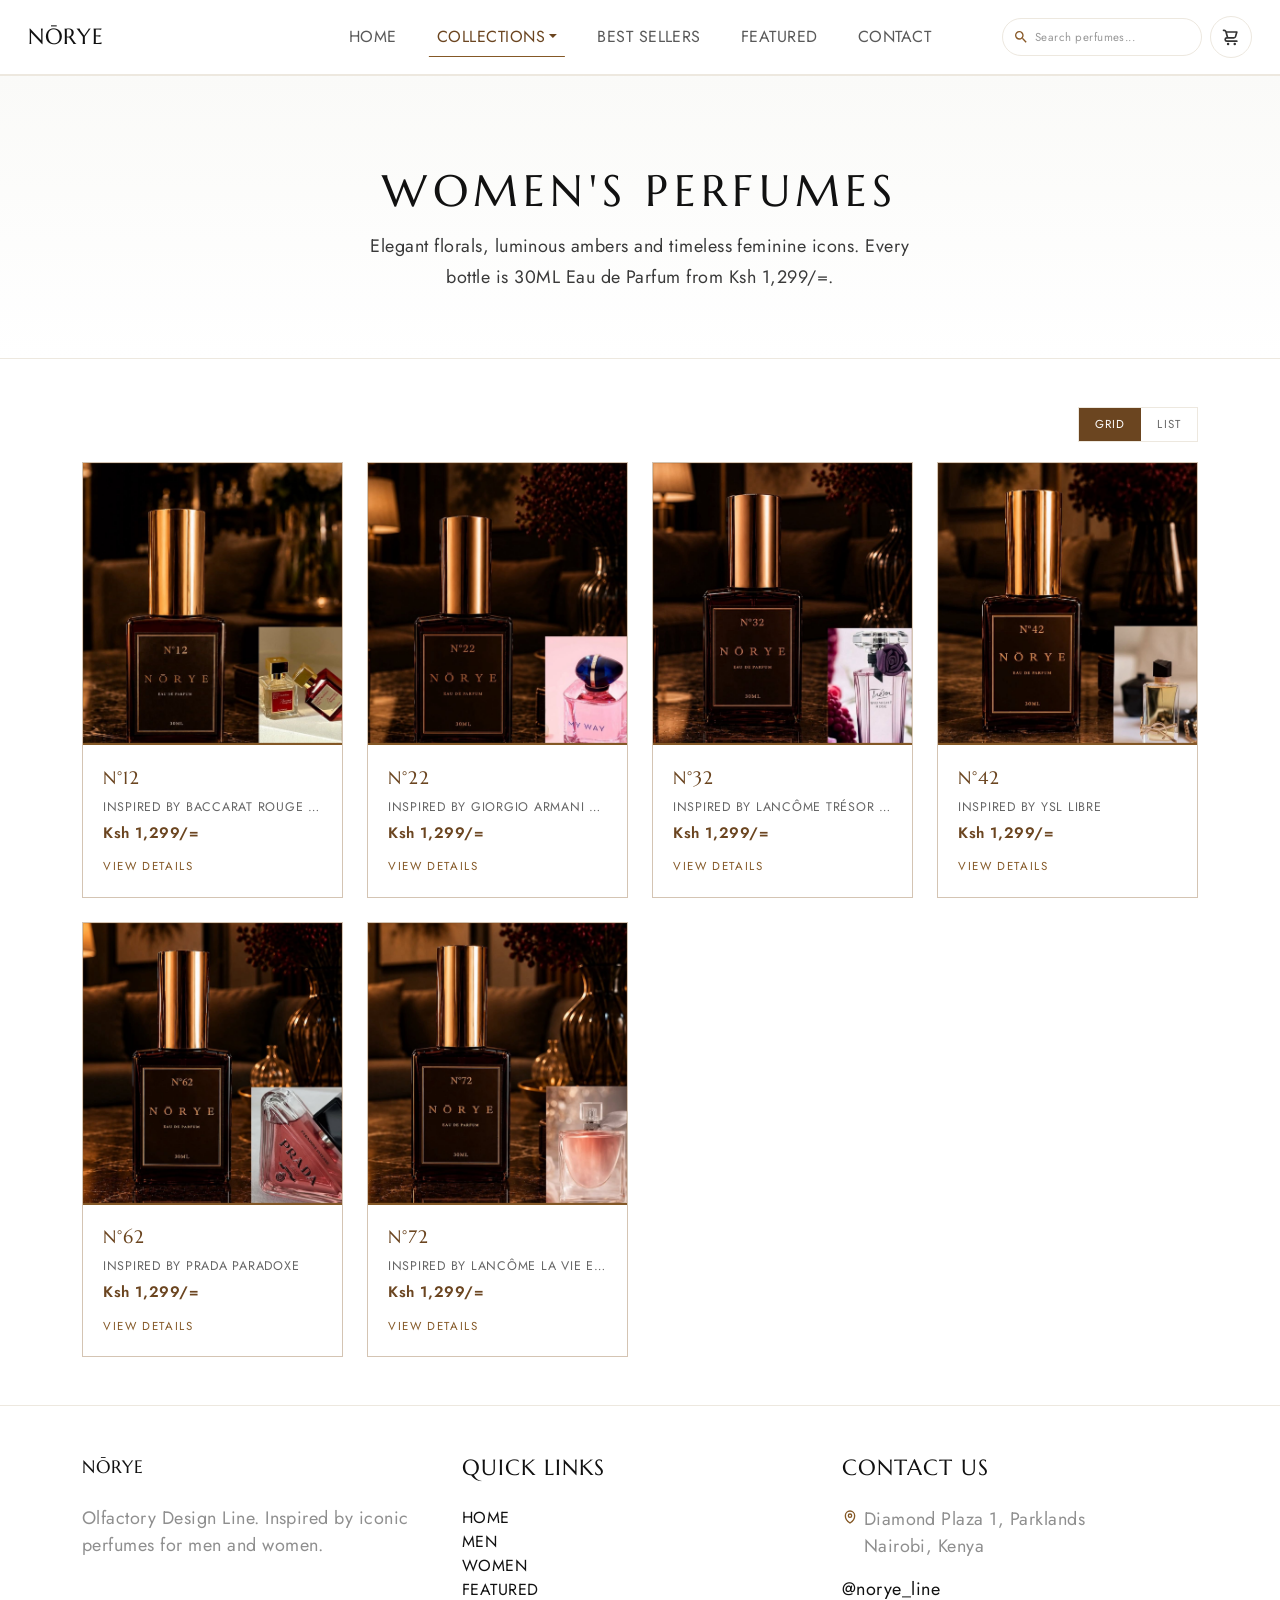
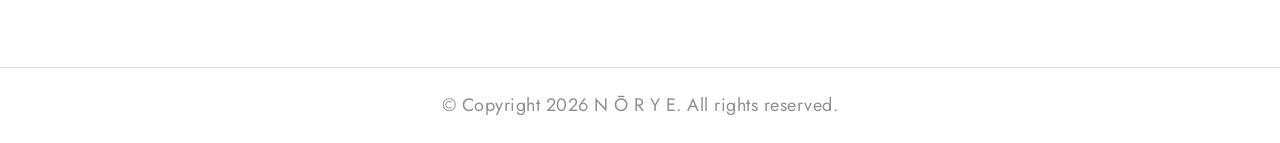
<file: women.html>
<!DOCTYPE html>
<html lang="en">

<head>
  <title>Women's Perfumes | N Ō R Y E</title>
  <meta charset="utf-8">
  <meta http-equiv="X-UA-Compatible" content="IE=edge">
  <meta name="viewport" content="width=device-width, initial-scale=1.0">
  <link rel="icon" type="image/jpeg" href="images/WEB%20DESIGN%20THEME.jpeg">
  <link rel="apple-touch-icon" href="images/WEB%20DESIGN%20THEME.jpeg">
  <meta name="description" content="Shop N Ō R Y E women's perfumes. Elegant florals and luminous ambers from Ksh 1,299. 30ML Eau de Parfum.">
  <link href="https://cdn.jsdelivr.net/npm/bootstrap@5.3.0-alpha3/dist/css/bootstrap.min.css" rel="stylesheet"
    integrity="sha384-KK94CHFLLe+nY2dmCWGMq91rCGa5gtU4mk92HdvYe+M/SXH301p5ILy+dN9+nJOZ" crossorigin="anonymous">
  <link rel="stylesheet" type="text/css" href="css/vendor.css">
  <link rel="stylesheet" href="https://cdn.jsdelivr.net/npm/swiper@9/swiper-bundle.min.css" />
  <link rel="stylesheet" type="text/css" href="style.css">
  <link rel="preconnect" href="https://fonts.googleapis.com">
  <link rel="preconnect" href="https://fonts.gstatic.com" crossorigin>
  <link href="https://fonts.googleapis.com/css2?family=Jost:ital,wght@0,300;0,400;0,500;0,700;1,300;1,400;1,500;1,700&family=Marcellus&display=swap" rel="stylesheet">
</head>

<body class="collection-page norye-page-loading" data-collection="women">
  <svg xmlns="http://www.w3.org/2000/svg" style="display: none;">
    <defs>
      <symbol xmlns="http://www.w3.org/2000/svg" id="cart" viewBox="0 0 24 24">
        <path fill="currentColor" d="M8.5 19a1.5 1.5 0 1 0 1.5 1.5A1.5 1.5 0 0 0 8.5 19ZM19 16H7a1 1 0 0 1 0-2h8.491a3.013 3.013 0 0 0 2.885-2.176l1.585-5.55A1 1 0 0 0 19 5H6.74a3.007 3.007 0 0 0-2.82-2H3a1 1 0 0 0 0 2h.921a1.005 1.005 0 0 1 .962.725l.155.545v.005l1.641 5.742A3 3 0 0 0 7 18h12a1 1 0 0 0 0-2Zm-1.326-9l-1.22 4.274a1.005 1.005 0 0 1-.963.726H8.754l-.255-.892L7.326 7ZM16.5 19a1.5 1.5 0 1 0 1.5 1.5a1.5 1.5 0 0 0-1.5-1.5Z" />
      </symbol>
      <symbol xmlns="http://www.w3.org/2000/svg" id="search" viewBox="0 0 24 24">
        <path fill="currentColor" d="M21.71 20.29L18 16.61A9 9 0 1 0 16.61 18l3.68 3.68a1 1 0 0 0 1.42 0a1 1 0 0 0 0-1.39ZM11 18a7 7 0 1 1 7-7a7 7 0 0 1-7 7Z" />
      </symbol>
      <symbol xmlns="http://www.w3.org/2000/svg" id="instagram" viewBox="0 0 15 15">
        <path fill="none" stroke="currentColor" d="M11 3.5h1M4.5.5h6a4 4 0 0 1 4 4v6a4 4 0 0 1-4 4h-6a4 4 0 0 1-4-4v-6a4 4 0 0 1 4-4Zm3 10a3 3 0 1 1 0-6a3 3 0 0 1 0 6Z" />
      </symbol>
    </defs>
  </svg>

  <div class="search-popup">
    <div class="search-popup-container">
      <button type="button" class="search-popup-close" aria-label="Close search">&times;</button>
      <form role="search" method="get" class="norye-search-form" action="">
        <input type="search" id="search-form" class="form-control" placeholder="Search perfumes..." value="" name="s" />
        <button type="submit" class="search-submit" aria-label="Search">
          <svg width="20" height="20"><use xlink:href="#search"></use></svg>
        </button>
      </form>
      <h5 class="cat-list-title">Browse Scents</h5>
      <ul class="cat-list" id="search-product-list"></ul>
    </div>
  </div>

  <div class="offcanvas offcanvas-end norye-cart-panel" data-bs-scroll="true" data-bs-backdrop="false" tabindex="-1" id="offcanvasCart" aria-labelledby="cartOffcanvasLabel">
    <div class="offcanvas-header">
      <div>
        <h5 class="offcanvas-title text-uppercase" id="cartOffcanvasLabel">Your Bag</h5>
        <p class="norye-cart-header-meta" id="cart-item-count-label"></p>
      </div>
      <button type="button" class="btn-close" data-bs-dismiss="offcanvas" aria-label="Close"></button>
    </div>
    <div class="offcanvas-body norye-cart-body">
      <div id="cart-empty" class="norye-cart-empty">
        <p class="norye-cart-empty-title">Your bag is empty</p>
        <p class="norye-cart-empty-text">Discover our signature scents.</p>
        <a href="index.html#featured" class="btn btn-norye-outline btn-sm" data-bs-dismiss="offcanvas">Shop now</a>
      </div>
      <div id="cart-content" class="norye-cart-content" hidden>
        <ul class="norye-cart-items" id="cart-items-list"></ul>
        <div id="cart-footer" class="norye-cart-footer">
          <form id="cart-checkout-form" class="norye-checkout-form" novalidate>
            <h6 class="norye-cart-checkout-title">Delivery details</h6>
            <div class="norye-checkout-grid">
              <input type="text" id="checkout-name" class="form-control norye-checkout-input" placeholder="Full name" required autocomplete="name">
              <input type="tel" id="checkout-phone" class="form-control norye-checkout-input" placeholder="WhatsApp number" required autocomplete="tel">
              <input type="text" id="checkout-location" class="form-control norye-checkout-input norye-checkout-full" placeholder="Delivery location" required autocomplete="off">
              <input type="text" id="checkout-notes" class="form-control norye-checkout-input norye-checkout-full" placeholder="Order notes (optional)">
            </div>
          </form>
          <p id="checkout-error" class="norye-checkout-error" role="alert"></p>
          <div class="norye-cart-summary">
            <span>Total</span>
            <strong id="cart-total">Ksh 0</strong>
          </div>
          <button type="button" id="cart-order-btn" class="btn btn-norye-gold w-100 norye-cart-order-btn">Complete order on WhatsApp</button>
        </div>
      </div>
    </div>
  </div>

  <nav class="navbar navbar-expand-lg bg-light text-uppercase fs-6 p-3 border-bottom align-items-center sticky-top norye-navbar-sticky">
    <div class="container-fluid">
      <div class="norye-navbar-inner">
        <a class="navbar-brand" href="index.html">
          <span class="norye-logo">N<span class="norye-o">Ō</span>RYE</span>
        </a>
        <ul class="navbar-nav norye-navbar-center d-none d-lg-flex">
          <li class="nav-item"><a class="nav-link" href="index.html#billboard">Home</a></li>
          <li class="nav-item dropdown">
            <a class="nav-link dropdown-toggle active" href="#" role="button" data-bs-toggle="dropdown" aria-expanded="false">Collections</a>
            <ul class="dropdown-menu">
              <li><a class="dropdown-item" href="men.html">Men</a></li>
              <li><a class="dropdown-item active" href="women.html">Women</a></li>
            </ul>
          </li>
          <li class="nav-item"><a class="nav-link" href="index.html#best-sellers">Best Sellers</a></li>
          <li class="nav-item"><a class="nav-link" href="index.html#featured">Featured</a></li>
          <li class="nav-item"><a class="nav-link" href="index.html#footer">Contact</a></li>
        </ul>
        <div class="norye-navbar-actions">
          <ul class="list-unstyled d-none d-lg-flex m-0 align-items-center gap-2 norye-nav-actions">
            <li class="norye-nav-action norye-nav-search-wrap">
              <div class="norye-nav-search">
                <input type="search" id="nav-search-input" class="norye-nav-search-input" placeholder="Search perfumes..." aria-label="Search perfumes" autocomplete="off">
                <ul class="norye-nav-search-results" id="nav-search-results" hidden></ul>
              </div>
            </li>
            <li class="norye-nav-action">
              <button type="button" class="norye-nav-btn" data-bs-toggle="offcanvas" data-bs-target="#offcanvasCart" aria-controls="offcanvasCart" aria-label="Cart">
                <svg width="20" height="20" viewBox="0 0 24 24"><use xlink:href="#cart"></use></svg>
                <span class="norye-nav-badge cart-count"></span>
              </button>
            </li>
          </ul>
          <button class="navbar-toggler d-lg-none" type="button" data-bs-toggle="offcanvas" data-bs-target="#offcanvasNavbar" aria-controls="offcanvasNavbar" aria-label="Open menu">
            <span class="navbar-toggler-icon"></span>
          </button>
        </div>
      </div>
    </div>
    <div class="offcanvas offcanvas-end d-lg-none" tabindex="-1" id="offcanvasNavbar" aria-labelledby="offcanvasNavbarLabel">
      <div class="offcanvas-header">
        <h5 class="offcanvas-title" id="offcanvasNavbarLabel">Menu</h5>
        <button type="button" class="btn-close text-reset" data-bs-dismiss="offcanvas" aria-label="Close"></button>
      </div>
      <div class="offcanvas-body">
        <ul class="navbar-nav gap-1">
          <li class="nav-item"><a class="nav-link" href="index.html#billboard">Home</a></li>
          <li class="nav-item">
            <span class="nav-link text-muted small">Collections</span>
          </li>
          <li class="nav-item ps-3"><a class="nav-link" href="men.html">Men</a></li>
          <li class="nav-item ps-3"><a class="nav-link active" href="women.html">Women</a></li>
          <li class="nav-item"><a class="nav-link" href="index.html#best-sellers">Best Sellers</a></li>
          <li class="nav-item"><a class="nav-link" href="index.html#featured">Featured</a></li>
          <li class="nav-item"><a class="nav-link" href="index.html#footer">Contact</a></li>
          <li class="nav-item mt-3 pt-3 border-top">
            <button type="button" class="nav-link norye-offcanvas-action" data-open-search-from-menu data-bs-dismiss="offcanvas">Search</button>
          </li>
          <li class="nav-item">
            <button type="button" class="nav-link norye-offcanvas-action" data-open-cart-from-menu data-bs-dismiss="offcanvas">Cart <span class="norye-offcanvas-cart-count cart-count"></span></button>
          </li>
        </ul>
      </div>
    </div>
  </nav>

  <section class="norye-collection-hero">
    <div class="container">
      <div class="row justify-content-center text-center">
        <div class="col-lg-8" data-aos="fade-up">
          <h1 class="text-uppercase">Women's Perfumes</h1>
          <p class="mx-auto norye-body-copy">Elegant florals, luminous ambers and timeless feminine icons. Every bottle is 30ML Eau de Parfum from Ksh 1,299/=.</p>
        </div>
      </div>
    </div>
  </section>

  <section class="norye-section">
    <div class="container">
      <div class="norye-collection-toolbar">
        <div class="norye-view-toggle" role="group" aria-label="Product view">
          <button type="button" class="is-active" data-view="grid">Grid</button>
          <button type="button" data-view="list">List</button>
        </div>
      </div>
      <div class="row g-4" id="collection-grid"></div>
    </div>
  </section>

  <footer id="footer" class="mt-0 border-top" style="border-color: var(--norye-border) !important;">
    <div class="container">
      <div class="row d-flex flex-wrap justify-content-between py-5">
        <div class="col-md-4 col-sm-6">
          <div class="footer-menu footer-menu-001">
            <div class="footer-intro mb-4">
              <a href="index.html"><span class="norye-logo norye-logo-footer">N<span class="norye-o">Ō</span>RYE</span></a>
            </div>
            <p>Olfactory Design Line. Inspired by iconic perfumes for men and women.</p>
          </div>
        </div>
        <div class="col-md-4 col-sm-6">
          <div class="footer-menu footer-menu-002">
            <h5 class="widget-title text-uppercase mb-4">Quick Links</h5>
            <ul class="menu-list list-unstyled text-uppercase border-animation-left fs-6">
              <li class="menu-item"><a href="index.html#billboard" class="item-anchor">Home</a></li>
              <li class="menu-item"><a href="men.html" class="item-anchor">Men</a></li>
              <li class="menu-item"><a href="women.html" class="item-anchor">Women</a></li>
              <li class="menu-item"><a href="index.html#featured" class="item-anchor">Featured</a></li>
            </ul>
          </div>
        </div>
        <div class="col-md-4 col-sm-6">
          <div class="footer-menu footer-menu-004 border-animation-left">
            <h5 class="widget-title text-uppercase mb-4">Contact Us</h5>
            <p class="norye-location-pin">
              <span class="norye-location-pin-icon" aria-hidden="true">
                <svg width="16" height="16" viewBox="0 0 24 24" fill="none" stroke="currentColor" stroke-width="2" stroke-linecap="round" stroke-linejoin="round"><path d="M12 21s7-4.5 7-11a7 7 0 1 0-14 0c0 6.5 7 11 7 11z"/><circle cx="12" cy="10" r="2.5"/></svg>
              </span>
              Diamond Plaza 1, Parklands<br>Nairobi, Kenya
            </p>
            <p><a href="https://www.instagram.com/norye_line/" target="_blank" rel="noopener" class="item-anchor">@norye_line</a></p>
          </div>
        </div>
      </div>
    </div>
    <div class="border-top py-4">
      <div class="container">
        <p class="mb-0 text-center">© Copyright 2026 N Ō R Y E. All rights reserved.</p>
      </div>
    </div>
  </footer>

  <script src="js/jquery.min.js"></script>
  <script src="js/plugins.js"></script>
  <script src="js/SmoothScroll.js"></script>
  <script src="https://cdn.jsdelivr.net/npm/bootstrap@5.3.0-alpha3/dist/js/bootstrap.bundle.min.js"
    integrity="sha384-ENjdO4Dr2bkBIFxQpeoTz1HIcje39Wm4jDKdf19U8gI4ddQ3GYNS7NTKfAdVQSZe" crossorigin="anonymous"></script>
  <script src="js/products.js"></script>
  <script src="js/norye.js"></script>
  <script src="js/script.min.js"></script>
</body>

</html>
</file>
<file: css/vendor.css>
/*
- Jarallax
- Chocolat
*/

/*--------------------------------------------------------------
/** Jarallax
--------------------------------------------------------------*/
.jarallax {
  position: relative;
  z-index: 0;
  min-height: 420px;
}

.jarallax>.jarallax-img {
  position: absolute;
  object-fit: cover;
  top: 0;
  left: 0;
  width: 100%;
  height: 100%;
  z-index: -1;
}

.jarallax-keep-img {
  position: relative;
  z-index: 0;
}

.jarallax-keep-img>.jarallax-img {
  position: relative;
  display: block;
  max-width: 100%;
  height: auto;
  z-index: -100;
}


/*--------------------------------------------------------------
/** Colorbox Lightbox
--------------------------------------------------------------*/
/*
    Colorbox Core Style:
    The following CSS is consistent between example themes and should not be altered.
*/
#colorbox, #cboxOverlay, #cboxWrapper{position:absolute; top:0; left:0; z-index:9999; overflow:hidden; -webkit-transform: translate3d(0,0,0);}
#cboxWrapper {max-width:none;}
#cboxOverlay{position:fixed; width:100%; height:100%;}
#cboxMiddleLeft, #cboxBottomLeft{clear:left;}
#cboxContent{position:relative;}
#cboxLoadedContent{overflow:auto; -webkit-overflow-scrolling: touch;}
#cboxTitle{margin:0;}
#cboxLoadingOverlay, #cboxLoadingGraphic{position:absolute; top:0; left:0; width:100%; height:100%;}
#cboxPrevious, #cboxNext, #cboxClose, #cboxSlideshow{cursor:pointer;}
.cboxPhoto{float:left; margin:auto; border:0; display:block; max-width:none; -ms-interpolation-mode:bicubic;}
.cboxIframe{width:100%; height:100%; display:block; border:0; padding:0; margin:0;}
#colorbox, #cboxContent, #cboxLoadedContent{box-sizing:content-box; -moz-box-sizing:content-box; -webkit-box-sizing:content-box;}

/* 
    User Style:
    Change the following styles to modify the appearance of Colorbox.  They are
    ordered & tabbed in a way that represents the nesting of the generated HTML.
*/
#cboxOverlay{background:#000;}
#colorbox{outline:0;}
#cboxContent{margin-top:20px;background:#000;}
.cboxIframe{background:#fff;}
#cboxError{padding:50px; border:1px solid #ccc;}
#cboxLoadedContent{border:5px solid #000; background:#fff;}
#cboxTitle{position:absolute; top:-20px; left:0; color:#ccc;}
#cboxCurrent{position:absolute; top:-20px; right:0px; color:#ccc;}
#cboxLoadingGraphic{background:url(../images/colorbox/loading.gif) no-repeat center center;}

/* these elements are buttons, and may need to have additional styles reset to avoid unwanted base styles */
#cboxPrevious, #cboxNext, #cboxSlideshow, #cboxClose {border:0; padding:0; margin:0; overflow:visible; width:auto; background:none; }

/* avoid outlines on :active (mouseclick), but preserve outlines on :focus (tabbed navigating) */
#cboxPrevious:active, #cboxNext:active, #cboxSlideshow:active, #cboxClose:active {outline:0;}

#cboxSlideshow{position:absolute; top:-20px; right:90px; color:#fff;}
#cboxPrevious{position:absolute; top:50%; left:5px; margin-top:-32px; background:url(../images/colorbox/controls.png) no-repeat top left; width:28px; height:65px; text-indent:-9999px;}
#cboxPrevious:hover{background-position:bottom left;}
#cboxNext{position:absolute; top:50%; right:5px; margin-top:-32px; background:url(../images/colorbox/controls.png) no-repeat top right; width:28px; height:65px; text-indent:-9999px;}
#cboxNext:hover{background-position:bottom right;}
#cboxClose{position:absolute; top:5px; right:5px; display:block; background:url(../images/colorbox/controls.png) no-repeat top center; width:38px; height:19px; text-indent:-9999px;}
#cboxClose:hover{background-position:bottom center;}


/* AOS  */

[data-aos][data-aos][data-aos-duration="50"],body[data-aos-duration="50"] [data-aos]{transition-duration:50ms}[data-aos][data-aos][data-aos-delay="50"],body[data-aos-delay="50"] [data-aos]{transition-delay:0}[data-aos][data-aos][data-aos-delay="50"].aos-animate,body[data-aos-delay="50"] [data-aos].aos-animate{transition-delay:50ms}[data-aos][data-aos][data-aos-duration="100"],body[data-aos-duration="100"] [data-aos]{transition-duration:.1s}[data-aos][data-aos][data-aos-delay="100"],body[data-aos-delay="100"] [data-aos]{transition-delay:0}[data-aos][data-aos][data-aos-delay="100"].aos-animate,body[data-aos-delay="100"] [data-aos].aos-animate{transition-delay:.1s}[data-aos][data-aos][data-aos-duration="150"],body[data-aos-duration="150"] [data-aos]{transition-duration:.15s}[data-aos][data-aos][data-aos-delay="150"],body[data-aos-delay="150"] [data-aos]{transition-delay:0}[data-aos][data-aos][data-aos-delay="150"].aos-animate,body[data-aos-delay="150"] [data-aos].aos-animate{transition-delay:.15s}[data-aos][data-aos][data-aos-duration="200"],body[data-aos-duration="200"] [data-aos]{transition-duration:.2s}[data-aos][data-aos][data-aos-delay="200"],body[data-aos-delay="200"] [data-aos]{transition-delay:0}[data-aos][data-aos][data-aos-delay="200"].aos-animate,body[data-aos-delay="200"] [data-aos].aos-animate{transition-delay:.2s}[data-aos][data-aos][data-aos-duration="250"],body[data-aos-duration="250"] [data-aos]{transition-duration:.25s}[data-aos][data-aos][data-aos-delay="250"],body[data-aos-delay="250"] [data-aos]{transition-delay:0}[data-aos][data-aos][data-aos-delay="250"].aos-animate,body[data-aos-delay="250"] [data-aos].aos-animate{transition-delay:.25s}[data-aos][data-aos][data-aos-duration="300"],body[data-aos-duration="300"] [data-aos]{transition-duration:.3s}[data-aos][data-aos][data-aos-delay="300"],body[data-aos-delay="300"] [data-aos]{transition-delay:0}[data-aos][data-aos][data-aos-delay="300"].aos-animate,body[data-aos-delay="300"] [data-aos].aos-animate{transition-delay:.3s}[data-aos][data-aos][data-aos-duration="350"],body[data-aos-duration="350"] [data-aos]{transition-duration:.35s}[data-aos][data-aos][data-aos-delay="350"],body[data-aos-delay="350"] [data-aos]{transition-delay:0}[data-aos][data-aos][data-aos-delay="350"].aos-animate,body[data-aos-delay="350"] [data-aos].aos-animate{transition-delay:.35s}[data-aos][data-aos][data-aos-duration="400"],body[data-aos-duration="400"] [data-aos]{transition-duration:.4s}[data-aos][data-aos][data-aos-delay="400"],body[data-aos-delay="400"] [data-aos]{transition-delay:0}[data-aos][data-aos][data-aos-delay="400"].aos-animate,body[data-aos-delay="400"] [data-aos].aos-animate{transition-delay:.4s}[data-aos][data-aos][data-aos-duration="450"],body[data-aos-duration="450"] [data-aos]{transition-duration:.45s}[data-aos][data-aos][data-aos-delay="450"],body[data-aos-delay="450"] [data-aos]{transition-delay:0}[data-aos][data-aos][data-aos-delay="450"].aos-animate,body[data-aos-delay="450"] [data-aos].aos-animate{transition-delay:.45s}[data-aos][data-aos][data-aos-duration="500"],body[data-aos-duration="500"] [data-aos]{transition-duration:.5s}[data-aos][data-aos][data-aos-delay="500"],body[data-aos-delay="500"] [data-aos]{transition-delay:0}[data-aos][data-aos][data-aos-delay="500"].aos-animate,body[data-aos-delay="500"] [data-aos].aos-animate{transition-delay:.5s}[data-aos][data-aos][data-aos-duration="550"],body[data-aos-duration="550"] [data-aos]{transition-duration:.55s}[data-aos][data-aos][data-aos-delay="550"],body[data-aos-delay="550"] [data-aos]{transition-delay:0}[data-aos][data-aos][data-aos-delay="550"].aos-animate,body[data-aos-delay="550"] [data-aos].aos-animate{transition-delay:.55s}[data-aos][data-aos][data-aos-duration="600"],body[data-aos-duration="600"] [data-aos]{transition-duration:.6s}[data-aos][data-aos][data-aos-delay="600"],body[data-aos-delay="600"] [data-aos]{transition-delay:0}[data-aos][data-aos][data-aos-delay="600"].aos-animate,body[data-aos-delay="600"] [data-aos].aos-animate{transition-delay:.6s}[data-aos][data-aos][data-aos-duration="650"],body[data-aos-duration="650"] [data-aos]{transition-duration:.65s}[data-aos][data-aos][data-aos-delay="650"],body[data-aos-delay="650"] [data-aos]{transition-delay:0}[data-aos][data-aos][data-aos-delay="650"].aos-animate,body[data-aos-delay="650"] [data-aos].aos-animate{transition-delay:.65s}[data-aos][data-aos][data-aos-duration="700"],body[data-aos-duration="700"] [data-aos]{transition-duration:.7s}[data-aos][data-aos][data-aos-delay="700"],body[data-aos-delay="700"] [data-aos]{transition-delay:0}[data-aos][data-aos][data-aos-delay="700"].aos-animate,body[data-aos-delay="700"] [data-aos].aos-animate{transition-delay:.7s}[data-aos][data-aos][data-aos-duration="750"],body[data-aos-duration="750"] [data-aos]{transition-duration:.75s}[data-aos][data-aos][data-aos-delay="750"],body[data-aos-delay="750"] [data-aos]{transition-delay:0}[data-aos][data-aos][data-aos-delay="750"].aos-animate,body[data-aos-delay="750"] [data-aos].aos-animate{transition-delay:.75s}[data-aos][data-aos][data-aos-duration="800"],body[data-aos-duration="800"] [data-aos]{transition-duration:.8s}[data-aos][data-aos][data-aos-delay="800"],body[data-aos-delay="800"] [data-aos]{transition-delay:0}[data-aos][data-aos][data-aos-delay="800"].aos-animate,body[data-aos-delay="800"] [data-aos].aos-animate{transition-delay:.8s}[data-aos][data-aos][data-aos-duration="850"],body[data-aos-duration="850"] [data-aos]{transition-duration:.85s}[data-aos][data-aos][data-aos-delay="850"],body[data-aos-delay="850"] [data-aos]{transition-delay:0}[data-aos][data-aos][data-aos-delay="850"].aos-animate,body[data-aos-delay="850"] [data-aos].aos-animate{transition-delay:.85s}[data-aos][data-aos][data-aos-duration="900"],body[data-aos-duration="900"] [data-aos]{transition-duration:.9s}[data-aos][data-aos][data-aos-delay="900"],body[data-aos-delay="900"] [data-aos]{transition-delay:0}[data-aos][data-aos][data-aos-delay="900"].aos-animate,body[data-aos-delay="900"] [data-aos].aos-animate{transition-delay:.9s}[data-aos][data-aos][data-aos-duration="950"],body[data-aos-duration="950"] [data-aos]{transition-duration:.95s}[data-aos][data-aos][data-aos-delay="950"],body[data-aos-delay="950"] [data-aos]{transition-delay:0}[data-aos][data-aos][data-aos-delay="950"].aos-animate,body[data-aos-delay="950"] [data-aos].aos-animate{transition-delay:.95s}[data-aos][data-aos][data-aos-duration="1000"],body[data-aos-duration="1000"] [data-aos]{transition-duration:1s}[data-aos][data-aos][data-aos-delay="1000"],body[data-aos-delay="1000"] [data-aos]{transition-delay:0}[data-aos][data-aos][data-aos-delay="1000"].aos-animate,body[data-aos-delay="1000"] [data-aos].aos-animate{transition-delay:1s}[data-aos][data-aos][data-aos-duration="1050"],body[data-aos-duration="1050"] [data-aos]{transition-duration:1.05s}[data-aos][data-aos][data-aos-delay="1050"],body[data-aos-delay="1050"] [data-aos]{transition-delay:0}[data-aos][data-aos][data-aos-delay="1050"].aos-animate,body[data-aos-delay="1050"] [data-aos].aos-animate{transition-delay:1.05s}[data-aos][data-aos][data-aos-duration="1100"],body[data-aos-duration="1100"] [data-aos]{transition-duration:1.1s}[data-aos][data-aos][data-aos-delay="1100"],body[data-aos-delay="1100"] [data-aos]{transition-delay:0}[data-aos][data-aos][data-aos-delay="1100"].aos-animate,body[data-aos-delay="1100"] [data-aos].aos-animate{transition-delay:1.1s}[data-aos][data-aos][data-aos-duration="1150"],body[data-aos-duration="1150"] [data-aos]{transition-duration:1.15s}[data-aos][data-aos][data-aos-delay="1150"],body[data-aos-delay="1150"] [data-aos]{transition-delay:0}[data-aos][data-aos][data-aos-delay="1150"].aos-animate,body[data-aos-delay="1150"] [data-aos].aos-animate{transition-delay:1.15s}[data-aos][data-aos][data-aos-duration="1200"],body[data-aos-duration="1200"] [data-aos]{transition-duration:1.2s}[data-aos][data-aos][data-aos-delay="1200"],body[data-aos-delay="1200"] [data-aos]{transition-delay:0}[data-aos][data-aos][data-aos-delay="1200"].aos-animate,body[data-aos-delay="1200"] [data-aos].aos-animate{transition-delay:1.2s}[data-aos][data-aos][data-aos-duration="1250"],body[data-aos-duration="1250"] [data-aos]{transition-duration:1.25s}[data-aos][data-aos][data-aos-delay="1250"],body[data-aos-delay="1250"] [data-aos]{transition-delay:0}[data-aos][data-aos][data-aos-delay="1250"].aos-animate,body[data-aos-delay="1250"] [data-aos].aos-animate{transition-delay:1.25s}[data-aos][data-aos][data-aos-duration="1300"],body[data-aos-duration="1300"] [data-aos]{transition-duration:1.3s}[data-aos][data-aos][data-aos-delay="1300"],body[data-aos-delay="1300"] [data-aos]{transition-delay:0}[data-aos][data-aos][data-aos-delay="1300"].aos-animate,body[data-aos-delay="1300"] [data-aos].aos-animate{transition-delay:1.3s}[data-aos][data-aos][data-aos-duration="1350"],body[data-aos-duration="1350"] [data-aos]{transition-duration:1.35s}[data-aos][data-aos][data-aos-delay="1350"],body[data-aos-delay="1350"] [data-aos]{transition-delay:0}[data-aos][data-aos][data-aos-delay="1350"].aos-animate,body[data-aos-delay="1350"] [data-aos].aos-animate{transition-delay:1.35s}[data-aos][data-aos][data-aos-duration="1400"],body[data-aos-duration="1400"] [data-aos]{transition-duration:1.4s}[data-aos][data-aos][data-aos-delay="1400"],body[data-aos-delay="1400"] [data-aos]{transition-delay:0}[data-aos][data-aos][data-aos-delay="1400"].aos-animate,body[data-aos-delay="1400"] [data-aos].aos-animate{transition-delay:1.4s}[data-aos][data-aos][data-aos-duration="1450"],body[data-aos-duration="1450"] [data-aos]{transition-duration:1.45s}[data-aos][data-aos][data-aos-delay="1450"],body[data-aos-delay="1450"] [data-aos]{transition-delay:0}[data-aos][data-aos][data-aos-delay="1450"].aos-animate,body[data-aos-delay="1450"] [data-aos].aos-animate{transition-delay:1.45s}[data-aos][data-aos][data-aos-duration="1500"],body[data-aos-duration="1500"] [data-aos]{transition-duration:1.5s}[data-aos][data-aos][data-aos-delay="1500"],body[data-aos-delay="1500"] [data-aos]{transition-delay:0}[data-aos][data-aos][data-aos-delay="1500"].aos-animate,body[data-aos-delay="1500"] [data-aos].aos-animate{transition-delay:1.5s}[data-aos][data-aos][data-aos-duration="1550"],body[data-aos-duration="1550"] [data-aos]{transition-duration:1.55s}[data-aos][data-aos][data-aos-delay="1550"],body[data-aos-delay="1550"] [data-aos]{transition-delay:0}[data-aos][data-aos][data-aos-delay="1550"].aos-animate,body[data-aos-delay="1550"] [data-aos].aos-animate{transition-delay:1.55s}[data-aos][data-aos][data-aos-duration="1600"],body[data-aos-duration="1600"] [data-aos]{transition-duration:1.6s}[data-aos][data-aos][data-aos-delay="1600"],body[data-aos-delay="1600"] [data-aos]{transition-delay:0}[data-aos][data-aos][data-aos-delay="1600"].aos-animate,body[data-aos-delay="1600"] [data-aos].aos-animate{transition-delay:1.6s}[data-aos][data-aos][data-aos-duration="1650"],body[data-aos-duration="1650"] [data-aos]{transition-duration:1.65s}[data-aos][data-aos][data-aos-delay="1650"],body[data-aos-delay="1650"] [data-aos]{transition-delay:0}[data-aos][data-aos][data-aos-delay="1650"].aos-animate,body[data-aos-delay="1650"] [data-aos].aos-animate{transition-delay:1.65s}[data-aos][data-aos][data-aos-duration="1700"],body[data-aos-duration="1700"] [data-aos]{transition-duration:1.7s}[data-aos][data-aos][data-aos-delay="1700"],body[data-aos-delay="1700"] [data-aos]{transition-delay:0}[data-aos][data-aos][data-aos-delay="1700"].aos-animate,body[data-aos-delay="1700"] [data-aos].aos-animate{transition-delay:1.7s}[data-aos][data-aos][data-aos-duration="1750"],body[data-aos-duration="1750"] [data-aos]{transition-duration:1.75s}[data-aos][data-aos][data-aos-delay="1750"],body[data-aos-delay="1750"] [data-aos]{transition-delay:0}[data-aos][data-aos][data-aos-delay="1750"].aos-animate,body[data-aos-delay="1750"] [data-aos].aos-animate{transition-delay:1.75s}[data-aos][data-aos][data-aos-duration="1800"],body[data-aos-duration="1800"] [data-aos]{transition-duration:1.8s}[data-aos][data-aos][data-aos-delay="1800"],body[data-aos-delay="1800"] [data-aos]{transition-delay:0}[data-aos][data-aos][data-aos-delay="1800"].aos-animate,body[data-aos-delay="1800"] [data-aos].aos-animate{transition-delay:1.8s}[data-aos][data-aos][data-aos-duration="1850"],body[data-aos-duration="1850"] [data-aos]{transition-duration:1.85s}[data-aos][data-aos][data-aos-delay="1850"],body[data-aos-delay="1850"] [data-aos]{transition-delay:0}[data-aos][data-aos][data-aos-delay="1850"].aos-animate,body[data-aos-delay="1850"] [data-aos].aos-animate{transition-delay:1.85s}[data-aos][data-aos][data-aos-duration="1900"],body[data-aos-duration="1900"] [data-aos]{transition-duration:1.9s}[data-aos][data-aos][data-aos-delay="1900"],body[data-aos-delay="1900"] [data-aos]{transition-delay:0}[data-aos][data-aos][data-aos-delay="1900"].aos-animate,body[data-aos-delay="1900"] [data-aos].aos-animate{transition-delay:1.9s}[data-aos][data-aos][data-aos-duration="1950"],body[data-aos-duration="1950"] [data-aos]{transition-duration:1.95s}[data-aos][data-aos][data-aos-delay="1950"],body[data-aos-delay="1950"] [data-aos]{transition-delay:0}[data-aos][data-aos][data-aos-delay="1950"].aos-animate,body[data-aos-delay="1950"] [data-aos].aos-animate{transition-delay:1.95s}[data-aos][data-aos][data-aos-duration="2000"],body[data-aos-duration="2000"] [data-aos]{transition-duration:2s}[data-aos][data-aos][data-aos-delay="2000"],body[data-aos-delay="2000"] [data-aos]{transition-delay:0}[data-aos][data-aos][data-aos-delay="2000"].aos-animate,body[data-aos-delay="2000"] [data-aos].aos-animate{transition-delay:2s}[data-aos][data-aos][data-aos-duration="2050"],body[data-aos-duration="2050"] [data-aos]{transition-duration:2.05s}[data-aos][data-aos][data-aos-delay="2050"],body[data-aos-delay="2050"] [data-aos]{transition-delay:0}[data-aos][data-aos][data-aos-delay="2050"].aos-animate,body[data-aos-delay="2050"] [data-aos].aos-animate{transition-delay:2.05s}[data-aos][data-aos][data-aos-duration="2100"],body[data-aos-duration="2100"] [data-aos]{transition-duration:2.1s}[data-aos][data-aos][data-aos-delay="2100"],body[data-aos-delay="2100"] [data-aos]{transition-delay:0}[data-aos][data-aos][data-aos-delay="2100"].aos-animate,body[data-aos-delay="2100"] [data-aos].aos-animate{transition-delay:2.1s}[data-aos][data-aos][data-aos-duration="2150"],body[data-aos-duration="2150"] [data-aos]{transition-duration:2.15s}[data-aos][data-aos][data-aos-delay="2150"],body[data-aos-delay="2150"] [data-aos]{transition-delay:0}[data-aos][data-aos][data-aos-delay="2150"].aos-animate,body[data-aos-delay="2150"] [data-aos].aos-animate{transition-delay:2.15s}[data-aos][data-aos][data-aos-duration="2200"],body[data-aos-duration="2200"] [data-aos]{transition-duration:2.2s}[data-aos][data-aos][data-aos-delay="2200"],body[data-aos-delay="2200"] [data-aos]{transition-delay:0}[data-aos][data-aos][data-aos-delay="2200"].aos-animate,body[data-aos-delay="2200"] [data-aos].aos-animate{transition-delay:2.2s}[data-aos][data-aos][data-aos-duration="2250"],body[data-aos-duration="2250"] [data-aos]{transition-duration:2.25s}[data-aos][data-aos][data-aos-delay="2250"],body[data-aos-delay="2250"] [data-aos]{transition-delay:0}[data-aos][data-aos][data-aos-delay="2250"].aos-animate,body[data-aos-delay="2250"] [data-aos].aos-animate{transition-delay:2.25s}[data-aos][data-aos][data-aos-duration="2300"],body[data-aos-duration="2300"] [data-aos]{transition-duration:2.3s}[data-aos][data-aos][data-aos-delay="2300"],body[data-aos-delay="2300"] [data-aos]{transition-delay:0}[data-aos][data-aos][data-aos-delay="2300"].aos-animate,body[data-aos-delay="2300"] [data-aos].aos-animate{transition-delay:2.3s}[data-aos][data-aos][data-aos-duration="2350"],body[data-aos-duration="2350"] [data-aos]{transition-duration:2.35s}[data-aos][data-aos][data-aos-delay="2350"],body[data-aos-delay="2350"] [data-aos]{transition-delay:0}[data-aos][data-aos][data-aos-delay="2350"].aos-animate,body[data-aos-delay="2350"] [data-aos].aos-animate{transition-delay:2.35s}[data-aos][data-aos][data-aos-duration="2400"],body[data-aos-duration="2400"] [data-aos]{transition-duration:2.4s}[data-aos][data-aos][data-aos-delay="2400"],body[data-aos-delay="2400"] [data-aos]{transition-delay:0}[data-aos][data-aos][data-aos-delay="2400"].aos-animate,body[data-aos-delay="2400"] [data-aos].aos-animate{transition-delay:2.4s}[data-aos][data-aos][data-aos-duration="2450"],body[data-aos-duration="2450"] [data-aos]{transition-duration:2.45s}[data-aos][data-aos][data-aos-delay="2450"],body[data-aos-delay="2450"] [data-aos]{transition-delay:0}[data-aos][data-aos][data-aos-delay="2450"].aos-animate,body[data-aos-delay="2450"] [data-aos].aos-animate{transition-delay:2.45s}[data-aos][data-aos][data-aos-duration="2500"],body[data-aos-duration="2500"] [data-aos]{transition-duration:2.5s}[data-aos][data-aos][data-aos-delay="2500"],body[data-aos-delay="2500"] [data-aos]{transition-delay:0}[data-aos][data-aos][data-aos-delay="2500"].aos-animate,body[data-aos-delay="2500"] [data-aos].aos-animate{transition-delay:2.5s}[data-aos][data-aos][data-aos-duration="2550"],body[data-aos-duration="2550"] [data-aos]{transition-duration:2.55s}[data-aos][data-aos][data-aos-delay="2550"],body[data-aos-delay="2550"] [data-aos]{transition-delay:0}[data-aos][data-aos][data-aos-delay="2550"].aos-animate,body[data-aos-delay="2550"] [data-aos].aos-animate{transition-delay:2.55s}[data-aos][data-aos][data-aos-duration="2600"],body[data-aos-duration="2600"] [data-aos]{transition-duration:2.6s}[data-aos][data-aos][data-aos-delay="2600"],body[data-aos-delay="2600"] [data-aos]{transition-delay:0}[data-aos][data-aos][data-aos-delay="2600"].aos-animate,body[data-aos-delay="2600"] [data-aos].aos-animate{transition-delay:2.6s}[data-aos][data-aos][data-aos-duration="2650"],body[data-aos-duration="2650"] [data-aos]{transition-duration:2.65s}[data-aos][data-aos][data-aos-delay="2650"],body[data-aos-delay="2650"] [data-aos]{transition-delay:0}[data-aos][data-aos][data-aos-delay="2650"].aos-animate,body[data-aos-delay="2650"] [data-aos].aos-animate{transition-delay:2.65s}[data-aos][data-aos][data-aos-duration="2700"],body[data-aos-duration="2700"] [data-aos]{transition-duration:2.7s}[data-aos][data-aos][data-aos-delay="2700"],body[data-aos-delay="2700"] [data-aos]{transition-delay:0}[data-aos][data-aos][data-aos-delay="2700"].aos-animate,body[data-aos-delay="2700"] [data-aos].aos-animate{transition-delay:2.7s}[data-aos][data-aos][data-aos-duration="2750"],body[data-aos-duration="2750"] [data-aos]{transition-duration:2.75s}[data-aos][data-aos][data-aos-delay="2750"],body[data-aos-delay="2750"] [data-aos]{transition-delay:0}[data-aos][data-aos][data-aos-delay="2750"].aos-animate,body[data-aos-delay="2750"] [data-aos].aos-animate{transition-delay:2.75s}[data-aos][data-aos][data-aos-duration="2800"],body[data-aos-duration="2800"] [data-aos]{transition-duration:2.8s}[data-aos][data-aos][data-aos-delay="2800"],body[data-aos-delay="2800"] [data-aos]{transition-delay:0}[data-aos][data-aos][data-aos-delay="2800"].aos-animate,body[data-aos-delay="2800"] [data-aos].aos-animate{transition-delay:2.8s}[data-aos][data-aos][data-aos-duration="2850"],body[data-aos-duration="2850"] [data-aos]{transition-duration:2.85s}[data-aos][data-aos][data-aos-delay="2850"],body[data-aos-delay="2850"] [data-aos]{transition-delay:0}[data-aos][data-aos][data-aos-delay="2850"].aos-animate,body[data-aos-delay="2850"] [data-aos].aos-animate{transition-delay:2.85s}[data-aos][data-aos][data-aos-duration="2900"],body[data-aos-duration="2900"] [data-aos]{transition-duration:2.9s}[data-aos][data-aos][data-aos-delay="2900"],body[data-aos-delay="2900"] [data-aos]{transition-delay:0}[data-aos][data-aos][data-aos-delay="2900"].aos-animate,body[data-aos-delay="2900"] [data-aos].aos-animate{transition-delay:2.9s}[data-aos][data-aos][data-aos-duration="2950"],body[data-aos-duration="2950"] [data-aos]{transition-duration:2.95s}[data-aos][data-aos][data-aos-delay="2950"],body[data-aos-delay="2950"] [data-aos]{transition-delay:0}[data-aos][data-aos][data-aos-delay="2950"].aos-animate,body[data-aos-delay="2950"] [data-aos].aos-animate{transition-delay:2.95s}[data-aos][data-aos][data-aos-duration="3000"],body[data-aos-duration="3000"] [data-aos]{transition-duration:3s}[data-aos][data-aos][data-aos-delay="3000"],body[data-aos-delay="3000"] [data-aos]{transition-delay:0}[data-aos][data-aos][data-aos-delay="3000"].aos-animate,body[data-aos-delay="3000"] [data-aos].aos-animate{transition-delay:3s}[data-aos][data-aos][data-aos-easing=linear],body[data-aos-easing=linear] [data-aos]{transition-timing-function:cubic-bezier(.25,.25,.75,.75)}[data-aos][data-aos][data-aos-easing=ease],body[data-aos-easing=ease] [data-aos]{transition-timing-function:ease}[data-aos][data-aos][data-aos-easing=ease-in],body[data-aos-easing=ease-in] [data-aos]{transition-timing-function:ease-in}[data-aos][data-aos][data-aos-easing=ease-out],body[data-aos-easing=ease-out] [data-aos]{transition-timing-function:ease-out}[data-aos][data-aos][data-aos-easing=ease-in-out],body[data-aos-easing=ease-in-out] [data-aos]{transition-timing-function:ease-in-out}[data-aos][data-aos][data-aos-easing=ease-in-back],body[data-aos-easing=ease-in-back] [data-aos]{transition-timing-function:cubic-bezier(.6,-.28,.735,.045)}[data-aos][data-aos][data-aos-easing=ease-out-back],body[data-aos-easing=ease-out-back] [data-aos]{transition-timing-function:cubic-bezier(.175,.885,.32,1.275)}[data-aos][data-aos][data-aos-easing=ease-in-out-back],body[data-aos-easing=ease-in-out-back] [data-aos]{transition-timing-function:cubic-bezier(.68,-.55,.265,1.55)}[data-aos][data-aos][data-aos-easing=ease-in-sine],body[data-aos-easing=ease-in-sine] [data-aos]{transition-timing-function:cubic-bezier(.47,0,.745,.715)}[data-aos][data-aos][data-aos-easing=ease-out-sine],body[data-aos-easing=ease-out-sine] [data-aos]{transition-timing-function:cubic-bezier(.39,.575,.565,1)}[data-aos][data-aos][data-aos-easing=ease-in-out-sine],body[data-aos-easing=ease-in-out-sine] [data-aos]{transition-timing-function:cubic-bezier(.445,.05,.55,.95)}[data-aos][data-aos][data-aos-easing=ease-in-quad],body[data-aos-easing=ease-in-quad] [data-aos]{transition-timing-function:cubic-bezier(.55,.085,.68,.53)}[data-aos][data-aos][data-aos-easing=ease-out-quad],body[data-aos-easing=ease-out-quad] [data-aos]{transition-timing-function:cubic-bezier(.25,.46,.45,.94)}[data-aos][data-aos][data-aos-easing=ease-in-out-quad],body[data-aos-easing=ease-in-out-quad] [data-aos]{transition-timing-function:cubic-bezier(.455,.03,.515,.955)}[data-aos][data-aos][data-aos-easing=ease-in-cubic],body[data-aos-easing=ease-in-cubic] [data-aos]{transition-timing-function:cubic-bezier(.55,.085,.68,.53)}[data-aos][data-aos][data-aos-easing=ease-out-cubic],body[data-aos-easing=ease-out-cubic] [data-aos]{transition-timing-function:cubic-bezier(.25,.46,.45,.94)}[data-aos][data-aos][data-aos-easing=ease-in-out-cubic],body[data-aos-easing=ease-in-out-cubic] [data-aos]{transition-timing-function:cubic-bezier(.455,.03,.515,.955)}[data-aos][data-aos][data-aos-easing=ease-in-quart],body[data-aos-easing=ease-in-quart] [data-aos]{transition-timing-function:cubic-bezier(.55,.085,.68,.53)}[data-aos][data-aos][data-aos-easing=ease-out-quart],body[data-aos-easing=ease-out-quart] [data-aos]{transition-timing-function:cubic-bezier(.25,.46,.45,.94)}[data-aos][data-aos][data-aos-easing=ease-in-out-quart],body[data-aos-easing=ease-in-out-quart] [data-aos]{transition-timing-function:cubic-bezier(.455,.03,.515,.955)}[data-aos^=fade][data-aos^=fade]{opacity:0;transition-property:opacity,transform}[data-aos^=fade][data-aos^=fade].aos-animate{opacity:1;transform:translateZ(0)}[data-aos=fade-up]{transform:translate3d(0,100px,0)}[data-aos=fade-down]{transform:translate3d(0,-100px,0)}[data-aos=fade-right]{transform:translate3d(-100px,0,0)}[data-aos=fade-left]{transform:translate3d(100px,0,0)}[data-aos=fade-up-right]{transform:translate3d(-100px,100px,0)}[data-aos=fade-up-left]{transform:translate3d(100px,100px,0)}[data-aos=fade-down-right]{transform:translate3d(-100px,-100px,0)}[data-aos=fade-down-left]{transform:translate3d(100px,-100px,0)}[data-aos^=zoom][data-aos^=zoom]{opacity:0;transition-property:opacity,transform}[data-aos^=zoom][data-aos^=zoom].aos-animate{opacity:1;transform:translateZ(0) scale(1)}[data-aos=zoom-in]{transform:scale(.6)}[data-aos=zoom-in-up]{transform:translate3d(0,100px,0) scale(.6)}[data-aos=zoom-in-down]{transform:translate3d(0,-100px,0) scale(.6)}[data-aos=zoom-in-right]{transform:translate3d(-100px,0,0) scale(.6)}[data-aos=zoom-in-left]{transform:translate3d(100px,0,0) scale(.6)}[data-aos=zoom-out]{transform:scale(1.2)}[data-aos=zoom-out-up]{transform:translate3d(0,100px,0) scale(1.2)}[data-aos=zoom-out-down]{transform:translate3d(0,-100px,0) scale(1.2)}[data-aos=zoom-out-right]{transform:translate3d(-100px,0,0) scale(1.2)}[data-aos=zoom-out-left]{transform:translate3d(100px,0,0) scale(1.2)}[data-aos^=slide][data-aos^=slide]{transition-property:transform}[data-aos^=slide][data-aos^=slide].aos-animate{transform:translateZ(0)}[data-aos=slide-up]{transform:translate3d(0,100%,0)}[data-aos=slide-down]{transform:translate3d(0,-100%,0)}[data-aos=slide-right]{transform:translate3d(-100%,0,0)}[data-aos=slide-left]{transform:translate3d(100%,0,0)}[data-aos^=flip][data-aos^=flip]{backface-visibility:hidden;transition-property:transform}[data-aos=flip-left]{transform:perspective(2500px) rotateY(-100deg)}[data-aos=flip-left].aos-animate{transform:perspective(2500px) rotateY(0)}[data-aos=flip-right]{transform:perspective(2500px) rotateY(100deg)}[data-aos=flip-right].aos-animate{transform:perspective(2500px) rotateY(0)}[data-aos=flip-up]{transform:perspective(2500px) rotateX(-100deg)}[data-aos=flip-up].aos-animate{transform:perspective(2500px) rotateX(0)}[data-aos=flip-down]{transform:perspective(2500px) rotateX(100deg)}[data-aos=flip-down].aos-animate{transform:perspective(2500px) rotateX(0)}
</file>
<file: style.css>
/*
Theme Name: N Ō R Y E - Olfactory Design Line
Theme URI: https://www.instagram.com/norye_line/
Author: N Ō R Y E
Description: N Ō R Y E fragrance storefront based on Kaira template by TemplatesJungle.
Version: 2.0
*/

/*--------------------------------------------------------------
This is main CSS file that contains custom style rules used in this template
--------------------------------------------------------------*/

/*------------------------------------*\
    Table of contents
\*------------------------------------*/

/*------------------------------------------------
CSS STRUCTURE:

1. VARIABLES
2. GENERAL TYPOGRAPHY

--------------------------------------------------------------*/
body {
  --heading-font: "Marcellus", Roboto, sans-serif;
  --heading-font-weight: 400;
  --heading-color: #111;
  --heading-line-height: 1.24;

  --swiper-theme-color: #8C907E;

  /* bootstrap */
  --bs-body-font-family: "Jost", Roboto, sans-serif;
  --bs-body-font-size: 18px;
  --bs-body-font-weight: 400;
  --bs-body-line-height: 1.5;
  --bs-body-color: #8f8f8f;
  --bs-body-color-rgb: 143, 143, 143;

  --bs-primary: #8C907E;
  --bs-secondary: #6c757d;
  --bs-black: #111;
  --bs-light: #F1F1F0;
  --bs-dark: #212529;
  --bs-gray: #9aa1a7;
  --bs-gray-dark: #51565b;

  --bs-primary-rgb: 140, 144, 126;
  --bs-secondary-rgb: 108, 117, 125;
  --bs-black-rgb: 17, 17, 17;
  --bs-light-rgb: 241, 241, 240;
  --bs-dark-rgb: 33, 37, 41;

  --bs-link-color: #111;
  --bs-link-color-rgb: 17, 17, 17;
  --bs-link-decoration: underline;
  --bs-link-hover-color: #111;
  --bs-link-hover-color-rgb: 17, 17, 17;
}

body {
  letter-spacing: 0.03rem;
}

h1,
.h1,
h2,
.h2,
h3,
.h3,
h4,
.h4,
h5,
.h5,
h6,
.h6 {
  font-family: var(--heading-font);
  font-weight: var(--heading-font-weight);
  color: var(--heading-color);
  line-height: var(--heading-line-height);
}

h1.light,
.h1,
h2.light,
.h2,
h3.light,
.h3,
h4.light,
.h4,
h5.light,
.h5,
h6.light,
.h6 {
  color: var(--light-color);
}

h1,
h2,
h3 {
  margin: 25px 0;
}

h5,
h6 {
  letter-spacing: 1px;
}

h1,
.h1 {
  font-size: 4.5rem;
}

h2,
.h2 {
  font-size: 3.6rem;
}

h3,
.h3 {
  font-size: 2.8rem;
}

h4,
.h4 {
  font-size: 1.8rem;
}

h5,
.h5 {
  font-size: 1.4rem;
}

h6,
.h6 {
  font-size: 1rem;
}

a {
  text-decoration: none;
}

/* container fluid */
.container-fluid {
  /* width: 98%; */
  max-width: 1800px;
}

/* Dropdown */
.dropdown-menu {
  --bs-dropdown-border-radius: 0;
  --bs-dropdown-border-width: 0;
}

.dropdown-item {
  --bs-dropdown-item-padding-y: 0.25rem;
  --bs-dropdown-item-padding-x: 1rem;
  --bs-dropdown-link-color: var(--bs-black);
  --bs-dropdown-item-border-radius: 0;
}

.dropdown-item.active,
.dropdown-item:active {
  --bs-dropdown-link-active-color: var(--bs-light);
  --bs-dropdown-link-active-bg: var(--bs-black);
}

/* list group */
.list-group-item {
  --bs-list-group-item-padding-x: 0;
  --bs-list-group-border-width: 0;
}

/* btn */
.btn {
  --bs-btn-border-radius: 0;
}

.btn-primary {
  --bs-btn-color: #fff;
  --bs-btn-bg: #8C907E;
  --bs-btn-border-color: #8C907E;
  --bs-btn-hover-color: #fff;
  --bs-btn-hover-bg: #5e624e;
  --bs-btn-hover-border-color: #5e624e;
  --bs-btn-focus-shadow-rgb: 49, 132, 253;
  --bs-btn-active-color: #fff;
  --bs-btn-active-bg: #5e624e;
  --bs-btn-active-border-color: #5e624e;
  --bs-btn-active-shadow: inset 0 3px 5px rgba(0, 0, 0, 0.125);
  --bs-btn-disabled-color: #fff;
  --bs-btn-disabled-bg: #8C907E;
  --bs-btn-disabled-border-color: #8C907E;
}

.pagination {
  --bs-pagination-active-bg: var(--bs-black);
  --bs-pagination-border-width: 0;
  --bs-pagination-border-radius: 0;
}

/* breadcrumb */
.breadcrumb {
  --bs-breadcrumb-item-padding-x: 1em;
}

/* text white */
.text-white {
  --heading-color: var(--bs-light);
  --bs-breadcrumb-item-active-color: var(--bs-light);
  --bs-breadcrumb-divider-color: var(--bs-light);
  --bs-link-color-rgb: var(--bs-light-rgb);
  --bs-link-hover-color-rgb: var(--bs-light-rgb);
}

.text-white .nav-link {
  --bs-nav-link-color: var(--bs-light);
  --bs-nav-link-hover-color: var(--bs-light);
  --bs-nav-link-active-color: var(--bs-light);
  --bs-navbar-active-color: var(--bs-light);
}

/* accordion */
.accordion {
  --bs-accordion-border-width: 0;
  --bs-accordion-border-radius: 0;
  --bs-accordion-inner-border-radius: 0;
  --bs-accordion-btn-padding-x: 0;
  --bs-accordion-btn-padding-y: 0.1rem;
  --bs-accordion-btn-color: var(--bs-dark);
  --bs-accordion-btn-bg: transparent;
  --bs-accordion-btn-focus-border-color: var(--bs-dark);
  --bs-accordion-btn-focus-box-shadow: none;
  --bs-accordion-body-padding-x: 0;
  --bs-accordion-body-padding-y: 0.1rem;
  --bs-accordion-active-color: transparent;
  --bs-accordion-active-bg: transparent;
}

/* form control */
.form-control:focus {
  border-color: #ccc;
  box-shadow: 0 0 0 0.25rem rgba(200, 200, 200, .25);
}

/* dark theme */
[data-bs-theme=dark] body {
  color-scheme: dark;

  --heading-color: #fff;
  --bs-link-color: #fff;
  --bs-link-hover-color: #fff;
  --bs-link-color-rgb: 255, 255, 255;
  --bs-link-hover-color-rgb: 255, 255, 255;
  --bs-body-color: #d1d1d1;
  --bs-body-bg: #111;
  --bs-body-bg-rgb: 17, 17, 41;
}

[data-bs-theme=dark] .dropdown-item {
  --bs-dropdown-link-color: var(--bs-light);
  --bs-dropdown-link-hover-color: var(--bs-white);
}

[data-bs-theme=dark] .bg-white,
[data-bs-theme=dark] .bg-light {
  --bs-bg-opacity: 0.1;
}

/* end of Bootstrap Color Theme */

/* homepage curtain intro */
.norye-intro {
  position: fixed;
  inset: 0;
  z-index: 9999;
  pointer-events: all;
}

.norye-intro-curtain {
  position: absolute;
  top: 0;
  width: 50%;
  height: 100%;
  background: linear-gradient(135deg, #1c1814 0%, #12100e 45%, #0d0c0b 100%);
  overflow: hidden;
  transition: transform 0.85s cubic-bezier(0.77, 0, 0.175, 1);
}

.norye-intro-curtain::after {
  content: "";
  position: absolute;
  inset: 0;
  background: linear-gradient(125deg, rgba(255, 255, 255, 0.06) 0%, transparent 40%, rgba(0, 0, 0, 0.15) 100%);
  pointer-events: none;
}

.norye-intro-curtain-fold {
  position: absolute;
  inset: 0;
  background:
    repeating-linear-gradient(
      90deg,
      rgba(0, 0, 0, 0.18) 0,
      rgba(0, 0, 0, 0.18) 1px,
      transparent 1px,
      transparent 28px
    ),
    repeating-linear-gradient(
      90deg,
      rgba(255, 255, 255, 0.03) 0,
      rgba(255, 255, 255, 0.03) 1px,
      transparent 1px,
      transparent 56px
    );
  opacity: 0.85;
  pointer-events: none;
}

.norye-intro-curtain-left {
  left: 0;
  box-shadow: inset -10px 0 28px rgba(0, 0, 0, 0.5);
}

.norye-intro-curtain-right {
  right: 0;
  box-shadow: inset 10px 0 28px rgba(0, 0, 0, 0.5);
}

.norye-intro-seam {
  position: absolute;
  top: 0;
  left: 50%;
  width: 6px;
  height: 100%;
  margin-left: -3px;
  background: linear-gradient(90deg, rgba(0, 0, 0, 0.6), rgba(0, 0, 0, 0.85), rgba(0, 0, 0, 0.6));
  z-index: 1;
  pointer-events: none;
  transition: opacity 0.4s ease;
}

.norye-intro.is-opening .norye-intro-seam {
  opacity: 0;
}

.norye-intro.is-opening .norye-intro-curtain-left {
  transform: translateX(-100%) scaleX(1.02);
}

.norye-intro.is-opening .norye-intro-curtain-right {
  transform: translateX(100%) scaleX(1.02);
}

.norye-intro-brand {
  position: absolute;
  inset: 0;
  display: flex;
  align-items: center;
  justify-content: center;
  z-index: 2;
  font-family: var(--heading-font);
  font-size: clamp(2rem, 6vw, 3.25rem);
  letter-spacing: 0.06em;
  transition: opacity 0.4s ease;
}

.norye-intro.is-opening .norye-intro-brand {
  opacity: 0;
}

.norye-intro.is-done {
  opacity: 0;
  visibility: hidden;
  pointer-events: none;
  transition: opacity 0.3s ease, visibility 0s 0.3s;
}

.norye-preloader-letter {
  opacity: 0;
  transform: translateY(28px);
  animation: noryePreloaderLetter 0.55s cubic-bezier(0.22, 1, 0.36, 1) forwards;
}

.norye-preloader-letter:nth-child(1) { animation-delay: 0.08s; }
.norye-preloader-letter:nth-child(2) { animation-delay: 0.16s; }
.norye-preloader-letter:nth-child(3) { animation-delay: 0.24s; }
.norye-preloader-letter:nth-child(4) { animation-delay: 0.32s; }
.norye-preloader-letter:nth-child(5) { animation-delay: 0.4s; }

.norye-preloader-o {
  color: var(--norye-gold);
}

@keyframes noryePreloaderLetter {
  to {
    opacity: 1;
    transform: translateY(0);
  }
}

.norye-hero-reveal {
  opacity: 0;
  transform: translateY(18px);
}

body.homepage.norye-ready .norye-hero-reveal {
  animation: noryeHeroReveal 0.7s ease forwards;
}

body.homepage.norye-ready .norye-hero-reveal-1 { animation-delay: 0.05s; }
body.homepage.norye-ready .norye-hero-reveal-2 { animation-delay: 0.15s; }
body.homepage.norye-ready .norye-hero-reveal-3 { animation-delay: 0.25s; }
body.homepage.norye-ready .norye-hero-reveal-4 { animation-delay: 0.35s; }
body.homepage.norye-ready .norye-hero-reveal-5 { animation-delay: 0.45s; }
body.homepage.norye-ready .norye-hero-reveal-6 { animation-delay: 0.55s; }

@keyframes noryeHeroReveal {
  to {
    opacity: 1;
    transform: translateY(0);
  }
}

body.homepage.norye-loading > :not(.norye-intro) {
  opacity: 0;
}

body.homepage.norye-ready > :not(.norye-intro) {
  opacity: 1;
  transition: opacity 0.55s ease 0.05s;
}

body.homepage.norye-loading {
  overflow: hidden;
}

@media (prefers-reduced-motion: reduce) {
  .norye-intro-curtain {
    transition: none;
  }

  .norye-intro-brand {
    transition: none;
  }

  .norye-hero-reveal {
    animation: none !important;
    opacity: 1;
    transform: none;
  }

  body.homepage.norye-ready > :not(.norye-intro) {
    transition: none;
  }

  .norye-hero-showcase-stage,
  .norye-hero-showcase-ring,
  .norye-hero-light,
  .norye-hero-mist-particle {
    animation: none !important;
  }

  .norye-hero-light,
  .norye-hero-mist {
    opacity: 0 !important;
  }

  .norye-cart-fly,
  .norye-cart-item.is-entering,
  .norye-cart-item.is-removing,
  .features .norye-trust-item,
  .norye-location-pin-icon,
  .norye-product-price,
  .norye-detail-price {
    animation: none !important;
    transition: none !important;
    opacity: 1 !important;
    transform: none !important;
  }

  .norye-btn-pair .btn-norye-gold::before,
  .norye-btn-pair .btn-norye-outline::before {
    transition: none !important;
  }
}

body.collection-page.norye-page-loading,
body.product-page.norye-page-loading {
  opacity: 0;
}

body.collection-page.norye-page-ready,
body.product-page.norye-page-ready {
  opacity: 1;
  transition: opacity 0.5s ease;
}

@keyframes noryeCardReveal {
  to {
    opacity: 1;
    transform: translateY(0);
  }
}

.norye-card-reveal {
  opacity: 0;
  transform: translateY(24px);
  animation: noryeCardReveal 0.6s ease forwards;
  animation-delay: var(--reveal-delay, 0ms);
}

@keyframes noryeImageShimmer {
  0% {
    background-position: 200% 0;
  }
  100% {
    background-position: -200% 0;
  }
}

.norye-product-card-image,
.norye-detail-image {
  background: var(--norye-off-white);
}

body.collection-page .norye-product-card-image,
body.product-page .norye-product-card-image,
body.product-page .norye-detail-image {
  background: linear-gradient(110deg, #f5f0e8 25%, #ebe4d8 50%, #f5f0e8 75%);
  background-size: 200% 100%;
  animation: noryeImageShimmer 1.4s ease infinite;
}

body.collection-page .norye-product-card-image.is-loaded,
body.product-page .norye-product-card-image.is-loaded,
body.product-page .norye-detail-image.is-loaded {
  animation: none;
  background: var(--norye-off-white);
}

body.collection-page .norye-product-card-image img,
body.product-page .norye-product-card-image img,
body.product-page .norye-detail-image img {
  opacity: 0;
  transition: opacity 0.4s ease;
}

body.collection-page .norye-product-card-image img.is-loaded,
body.product-page .norye-product-card-image img.is-loaded,
body.product-page .norye-detail-image img.is-loaded {
  opacity: 1;
}

/* navbar */
.navbar.fixed-top {
  transition: background-color 0.6s ease-out;
}

/* slideshow */
.slideshow {
  overflow: hidden;
}

/* .slideshow .swiper-slide {
  background-position-x: -300px;
  transition: background-position-x 1.6s ease-out;
  background-repeat: no-repeat;background-size: cover;
}
.slideshow .swiper-slide.swiper-slide-active {
  background-position-x: 0px;
} */
.slideshow .swiper-slide {
  /* background-size: 100%; */
  background-position: center;
  background-origin: padding-box;
  background-repeat: no-repeat;
  background-size: cover;
  transition: background-size 1s ease-in-out;
}

/* .slideshow .swiper-slide.swiper-slide-active {
  background-size: 120%;
} */

/* fade in */
.slideshow.fade-in .swiper-slide .banner-content {
  opacity: 0;
  transition: opacity 0.3s ease-out;
  transition-delay: 600ms;
}

.slideshow.fade-in .swiper-slide.swiper-slide-active .banner-content {
  opacity: 1;
}

/* slide in */
.slide-in .swiper-slide .banner-content h2,
.slide-in .swiper-slide .banner-content p,
.slide-in .swiper-slide .banner-content .btn {
  display: inline-block;
  opacity: 0;
  transform: translate3d(0, 50px, 0);
  transition: opacity 0.6s ease-out, transform 0.6s ease-out;
}

.slide-in .swiper-slide .banner-content h2 {
  transition-delay: 600ms;
}

.slide-in .swiper-slide .banner-content p {
  transition-delay: 800ms;
}

.slide-in .swiper-slide .banner-content .btn {
  transition-delay: 1000ms;
}

.slide-in .swiper-slide.swiper-slide-active .banner-content h2,
.slide-in .swiper-slide.swiper-slide-active .banner-content p,
.slide-in .swiper-slide.swiper-slide-active .banner-content .btn {
  opacity: 1;
  transform: translate3d(0, 0, 0);
}

/* swiper slide-clip */
.slide-clip .swiper-slide .image-holder img {
  transform: scale(1.2);
  transition: transform 1s ease-in-out;
}

.slide-clip .swiper-slide.swiper-slide-active .image-holder img {
  transform: scale(1);
}

.slide-clip .swiper-slide .image-holder {
  clip-path: inset(100% 0 0 0);
  display: block;
}

.slide-clip .swiper-slide.swiper-slide-active .image-holder {
  animation: 1s slide-clip forwards;
}

.slide-clip .swiper-slide.swiper-slide-prev .image-holder,
.slide-clip .swiper-slide.swiper-slide-next .image-holder {
  animation: 1s slide-down;
}

@keyframes slide-clip {
  0% {
    clip-path: inset(100% 0 0 0);
  }

  100% {
    clip-path: inset(0 0 0 0);
  }
}

@keyframes slide-down {
  0% {
    clip-path: inset(0 0 0 0);
  }

  100% {
    clip-path: inset(100% 0 0 0);
  }
}


/* swipe animation */
.swipe-up {
  clip-path: inset(0 0 100% 0);
  display: block;
}

.aos-animate .swipe-up {
  animation: 1s swipe-up forwards;
}

/*.down-leave-active { animation: 1s down-leave; }*/
@keyframes swipe-up {
  0% {
    clip-path: inset(0 0 100% 0);
  }

  100% {
    clip-path: inset(0);
  }
}

/* polygon */
.polygon {
  clip-path: polygon(0 0, 100% 0, 100% 20%, 100% 100%, 80% 100%, 20% 100%, 0 100%, 0% 20%);
}

.aos-animate .polygon {
  animation: 1s polygon forwards;
}

@keyframes polygon {
  0% {
    clip-path: polygon(0 0, 100% 0, 100% 20%, 100% 100%, 80% 100%, 20% 100%, 0 100%, 0% 20%);
  }

  100% {
    clip-path: polygon(20% 0%, 80% 0%, 100% 20%, 100% 80%, 80% 100%, 20% 100%, 0% 80%, 0% 20%);
  }
}

/* open-up */
.open-up {
  clip-path: inset(48% 34% 36% 35%);
}

.aos-animate.open-up {
  animation: 1s open-up forwards;
}

@keyframes open-up {
  0% {
    clip-path: inset(48% 34% 36% 35%);
  }

  100% {
    clip-path: inset(0% 0% 0% 0%);
  }
}

/*@keyframes down-leave {
  0% { clip-path: inset(0); }
  100% { clip-path: inset(100% 0 0 0); }
}*/
.swipe-up {
  --delay: 0.05s;
}

.swipe-up {
  animation-delay: 1s;
  /* animation-delay: data(swipe-delay); */
}

/* Text Effects */
.txt-fx {
  overflow: hidden;
  line-height: 1;
}
.txt-fx.zoom {
  overflow: visible;
}

.txt-fx .word {
  overflow: hidden;
  transform-origin: 0 100%;
  display: inline-block;
  line-height: 1em;
}
.txt-fx .letter {
  transform-origin: 0 100%;
  display: inline-block;
  line-height: 1em;
}

.txt-fx {
  --delay: 50ms;
  --easing: cubic-bezier(.5, 0, .53, 1);
}

/* fade right */
.txt-fx.fade-right .letter {
  transform: translate3d(-50px, 0, 0);
  opacity: 0;
  transition: transform 0.6s var(--easing), opacity 0.6s var(--easing);
}

.aos-animate .txt-fx.fade-right .letter {
  transform: translate3d(0, 0, 0);
  opacity: 1;
}

/* slide up */
.txt-fx.slide-up .letter {
  transform: translate3d(0, 1.2em, 0);
  transition: transform 0.9s var(--easing);
}

.swiper-slide-active .txt-fx.slide-up .letter,
.aos-animate .txt-fx.slide-up .letter {
  transform: translate3d(0, 0, 0);
}

/* domino */
.txt-fx.domino .letter {
  transform-origin: 50% 0;
  transform: rotateY(90deg);
  transition: transform 0.9s var(--easing);
}

.swiper-slide-active .txt-fx.domino .letter,
.aos-animate .txt-fx.domino .letter {
  transform: rotateY(0);
}

/* zoom */
.txt-fx.zoom .letter {
  transform-origin: 50% 0;
  transform: scale(3);
  transition: transform 0.9s var(--easing);
}

.swiper-slide-active .txt-fx.zoom .letter,
.aos-animate .txt-fx.zoom .letter {
  transform: scale(1);
}

/* .txt-fx .letter:nth-child(1) {
  transition-delay: calc(var(--delay) * 1);
}

.txt-fx .letter:nth-child(2) {
  transition-delay: calc(var(--delay) * 2);
}

.txt-fx .letter:nth-child(3) {
  transition-delay: calc(var(--delay) * 3);
}

.txt-fx .letter:nth-child(4) {
  transition-delay: calc(var(--delay) * 4);
}

.txt-fx .letter:nth-child(5) {
  transition-delay: calc(var(--delay) * 5);
}

.txt-fx .letter:nth-child(6) {
  transition-delay: calc(var(--delay) * 6);
}

.txt-fx .letter:nth-child(7) {
  transition-delay: calc(var(--delay) * 7);
}

.txt-fx .letter:nth-child(8) {
  transition-delay: calc(var(--delay) * 8);
}

.txt-fx .letter:nth-child(9) {
  transition-delay: calc(var(--delay) * 9);
}

.txt-fx .letter:nth-child(10) {
  transition-delay: calc(var(--delay) * 10);
}

.txt-fx .letter:nth-child(11) {
  transition-delay: calc(var(--delay) * 11);
}

.txt-fx .letter:nth-child(12) {
  transition-delay: calc(var(--delay) * 12);
}

.txt-fx .letter:nth-child(13) {
  transition-delay: calc(var(--delay) * 13);
}

.txt-fx .letter:nth-child(14) {
  transition-delay: calc(var(--delay) * 14);
}

.txt-fx .letter:nth-child(15) {
  transition-delay: calc(var(--delay) * 15);
}

.txt-fx .letter:nth-child(16) {
  transition-delay: calc(var(--delay) * 16);
} */


/** Search Popup
--------------------------------------------------------------*/
.search-popup {
  background-color: #fff;
  position: fixed;
  left: 0;
  top: 0;
  width: 100%;
  height: 100%;
  opacity: 0;
  visibility: hidden;
  z-index: 9999;
  -webkit-transition: opacity 0.3s 0s, visibility 0s 0.3s;
  -moz-transition: opacity 0.3s 0s, visibility 0s 0.3s;
  transition: opacity 0.3s 0s, visibility 0s 0.3s;
}
.search-popup.is-visible {
  opacity: 1;
  visibility: visible;
  cursor: -webkit-image-set(url("data:image/svg+xml;charset=utf8,%3Csvg xmlns='http://www.w3.org/2000/svg' width='20' height='20' viewBox='0 0 20 20'%3E%3Cpath fill='%23FFF' d='M20 1l-1-1-9 9-9-9-1 1 9 9-9 9 1 1 9-9 9 9 1-1-9-9'/%3E%3C/svg%3E") 1x, url("data:image/svg+xml;charset=utf8,%3Csvg xmlns='http://www.w3.org/2000/svg' width='20' height='20' viewBox='0 0 20 20'%3E%3Cpath fill='%23000' d='M20 1l-1-1-9 9-9-9-1 1 9 9-9 9 1 1 9-9 9 9 1-1-9-9'/%3E%3C/svg%3E") 2x), pointer;
  cursor: url("data:image/svg+xml;charset=utf8,%3Csvg xmlns='http://www.w3.org/2000/svg' width='20' height='20' viewBox='0 0 20 20'%3E%3Cpath fill='%23000' d='M20 1l-1-1-9 9-9-9-1 1 9 9-9 9 1 1 9-9 9 9 1-1-9-9'/%3E%3C/svg%3E"), pointer;
  -webkit-transition: opacity 0.3s 0s, visibility 0s 0s;
  -moz-transition: opacity 0.3s 0s, visibility 0s 0s;
  transition: opacity 0.3s 0s, visibility 0s 0s;
}
.search-popup-container {
  background-color: transparent;
  position: relative;
  top: 50%;
  margin: 0 auto;
  padding: 0;
  width: 90%;
  max-width: 800px;
  text-align: center;
  box-shadow: none;
  cursor: default;
  -webkit-transform: translateY(-40px);
  transform: translateY(-40px);
  -webkit-backface-visibility: hidden;
  -webkit-transition-property: -webkit-transform;
  transition-property: transform;
  -webkit-transition-duration: 0.3s;
  transition-duration: 0.3s;
}
.is-visible .search-popup-container {
  -webkit-transform: translateY(-50%);
  transform: translateY(-50%);
}
.search-popup-form {
  position: relative;
  margin: 0 0 3em 0;
}
.search-popup-form .form-control {
  padding: 0 0 .375em 0;
  font-size: 2em;
}
.search-popup-form #search-popup-submit {
  display: none;
}
.search-popup .search-popup-close {
  display: block;
  position: absolute;
  top: 2em;
  right: 2em;
  margin: -0.5em;
  padding: 0.5em;
  line-height: 0;
}
.search-popup .search-popup-close:hover {
  -webkit-transform: rotate(90deg);
  -ms-transform: rotate(90deg);
  transform: rotate(90deg);
}
.search-popup .search-popup-close i {
  display: block;
  position: relative;
  width: 1em;
  height: 1em;
  fill: rgba(0,0,0,0.5);
}
.search-popup .search-popup-close:hover i {
  fill: rgba(0,0,0,1);
}
.search-popup .cat-list-title {
  margin-top: 40px;
  margin-bottom: 10px;
  font-size: 0.6em;
  font-weight: normal;
  text-transform: uppercase;
  letter-spacing: 0.1em;
}
.search-popup .cat-list {
  margin: 0;
  list-style-type: none;
}
.search-popup .cat-list-item {
  display: inline-block;
  margin-bottom: 0;
  letter-spacing: 0.015em;
  font-size: 2em;
}
.search-popup .cat-list-item a {
  position: relative;
}
.search-popup .cat-list-item a::after {
  background: none repeat scroll 0 0 #fff;
  content: "";
  height: 1px;
  border-bottom: 1px solid #ff9697;
  left: 0;
  opacity: 0;
  position: absolute;
  top: 100%;
  width: 100%;
  -webkit-transition: height 0.3s,opacity 0.3s,-webkit-transform 0.3s;
  transition: height 0.3s,opacity 0.3s,transform 0.3s;
  -webkit-transform: translateY(-5px);
  transform: translateY(-5px);
}
.search-popup .cat-list-item a:hover::after {
  height: 1px;
  opacity: 1;
  -webkit-transform: translateY(2px);
  transform: translateY(2px);
}
.search-popup .cat-list-item::after {
  content: "/";
  padding: 0 5px;
  line-height: 1;
  color: rgba(0, 0, 0, 0.5);
  vertical-align: text-top;
}
.search-popup .cat-list-item:last-child::after {
  display: none;
}

@media only screen and (max-width: 991px) {
  .search-popup .cat-list-item,
  .search-popup-form .form-control {
    font-size: 1.425em;
  }
}
@media only screen and (max-width: 767px) {
.search-popup .search-popup-close {
    top: 1em;
    right: 1em;
  }
}
@media only screen and (max-width: 575px) {
  .search-popup .cat-list-item,
  .search-popup-form .form-control {
    font-size: 1.125em;
  }
  .search-popup .search-popup-close {
    top: 1em;
    right: 1em;
  }
}

.search-popup input[type="search"] {
  font-size: 24px;
  height: 60px;
  padding: 26px;
}
.search-popup .search-form button {
  top: 12px;
  right: 15px;
}
.search-popup .search-form button svg {
  height: 28px;
  width: 28px;
}


/* Swiper */
/* - Swiper Slide Arrows 1
------------------------------------------------------------- */
.icon-arrow {
  position: absolute;
  top: 50%;
  font-size: 2em;
  color: var(--dark-color);
  z-index: 8;
  width: 130px;
  height: 130px;
  border-radius: 50%;
  border: 1px solid #d9d9d9;
  display: flex;
  align-items: center;
  justify-content: center;
  cursor: pointer;
  opacity: 0.4;
  transition: opacity 0.3s ease-out;
}

.icon-arrow:hover {
  opacity: 1;
}

.icon-arrow.icon-arrow-left {
  left: 30px;
}

.icon-arrow.icon-arrow-right {
  right: 30px;
}

@media (max-width: 991px) {
  .icon-arrow.icon-arrow-left,
  .icon-arrow.icon-arrow-right {
    display: none;
  }
  .swiper-pagination {
    position: relative;
  }
}

/** Swiper Slide Arrows 2
--------------------------------------------------------------*/
.icon-arrow.no-outline {
  top: 40%;
  font-size: 1.7em;
  color: var(--grey-color);
  border: none;
}

.icon-arrow.no-outline:hover {
  background: none;
  color: var(--dark-color);
}

.icon-arrow.light-arrow.no-outline {
  color: var(--light-color);
  opacity: 0.7;
}

.icon-arrow.light-arrow.no-outline:hover {
  opacity: 1;
}

.swiper-button-normal {
  background: transparent;
}

.swiper-button-normal .icon {
  font-size: 1.6em;
  color: var(--dark-color);
  display: flex;
  justify-content: center;
  align-items: center;
  width: 100%;
  height: 100%;
}

/** Swiper Slide Arrows with background 3
--------------------------------------------------------------*/
.icon-arrow {
  width: 90px;
  height: 90px;
  border-radius: 50%;
}

/*--- Image hover Effects
-----------------------------------------------*/
.image-zoom-effect {
  display: flex;
  flex-wrap: wrap;
}

.image-zoom-effect .image-holder {
  width: 100%;
  height: auto;
  overflow: hidden;
  transform: scale(1);
  transition: transform 0.3s cubic-bezier(0.25, 0.46, 0.45, 0.94);
}

.image-zoom-effect:hover .image-holder {
  transform: scale(0.95);
}

.image-zoom-effect img {
  transform: scale(1);
  will-change: transform;
  transition: transform 0.3s cubic-bezier(0.25, 0.46, 0.45, 0.94);
  z-index: 0;
}

.image-zoom-effect:hover img {
  transform: scale(1.1);
}


/* - Border Hover Effects
------------------------------------------------------------- */
.border-animation a,
.border-animation a:after,
.border-animation a:before {
  transition: all .5s;
}

.border-animation a {
  position: relative;
}

.border-animation a:after {
  position: absolute;
  bottom: 0;
  left: 0;
  right: 0;
  margin: auto;
  width: 0;
  content: '.';
  color: transparent;
  background: var(--bs-primary);
  height: 2px;
}

.border-animation a:hover:after {
  width: 100%;
}

.content-light .border-animation a:hover:after,
.content-light .border-animation li.active a:after {
  background: var(--bs-primary);
}

/* - Border Hover No Effects
------------------------------------------------------------- */
.border-animation .no-effect a:after {
  background: none;
}

/* - Border Hover Effects 2
------------------------------------------------------------- */
.border-animation-left .item-anchor {
  position: relative;
  margin-bottom: 20px;
}

.border-animation-left .item-anchor:after {
  content: "";
  position: absolute;
  width: 0;
  height: 1px;
  left: 0;
  bottom: 0;
  z-index: 9;
  background: var(--norye-gold);
  transition: all 0.5s ease;
}

.border-animation-left.light-border .item-anchor:after,
.border-animation-left .item-anchor:after {
  background: var(--norye-gold);
}

.border-animation-left .item-anchor:hover:after,
.border-animation-left .item-anchor:focus:after {
  width: 100%;
}

/* background */
.background {
  position: absolute;
  top: 0;
  left: 0;
  z-index: 0;
  width: 100%;
  height: 600px;
}

.background.pattern-bg {
  background: url(images/pattern-bg.png) no-repeat;
}

.background.normal-bg {
  background: url(images/newsletter-image.jpg) no-repeat;
}

/* large text */
.title-xlarge {
  font-size: calc(2rem + 10vw);
  /* 10.4em; */
  font-family: var(--heading-font);
  color: var(--bs-gray-300);
  position: absolute;
  top: -40px;
  left: 0;
  z-index: 0;
}

/*--------------------------------------------------------------
/** 7.8 Video Section
--------------------------------------------------------------*/
.video .video-content {
  position: relative;
}

.video .video-player {
  position: absolute;
}

.video .video-player {
  position: absolute;
  top: 0;
  right: 0;
  bottom: 0;
  left: 0;
  display: flex;
  align-items: center;
  justify-content: center;
}

.video .video-player a {
  position: relative;
}

.video .video-player svg {
  color: #fff;
  position: absolute;
  top: 0;
  right: 0;
  bottom: 0;
  left: 0;
  margin: auto;
}

@media (max-width: 600px) {
  .video .video-player img.text-pattern {
    width: 60%;
    display: flex;
    margin: 0 auto;
  }
}

/*--------------------------------------------------------------
/** 7.9 Testimonial Slider
--------------------------------------------------------------*/
.testimonials .section-title {
  font-size: 1em;
  font-weight: 700;
  line-height: 1;
}

.testimonial-swiper .testimonial-item blockquote {
  font-size: 2.5em;
}

.testimonial-swiper .testimonial-item blockquote>p {
  margin: 0;
}

.testimonials .review-title {
  font-size: 14px;
}

.testimonial-swiper .swiper-slide {
  opacity: 0.2;
  width: 42% !important;
}

.testimonial-swiper.swiper-3d .swiper-slide-shadow-left,
.testimonial-swiper.swiper-3d .swiper-slide-shadow-right {
  background-image: none;
}

.testimonial-swiper .swiper-slide-active {
  opacity: 1;
}

.testimonials .swiper-pagination {
  left: 0;
  right: 0;
}

.testimonials .swiper-pagination .swiper-pagination-bullet-active {
  background: #8C907E;
}

.swiper-pagination-bullet {
  width: 12px;
  height: 12px;
  margin-right: 10px;
}

@media only screen and (max-width: 1199px) {
  .testimonial-swiper .testimonial-item blockquote {
    font-size: 1.8em;
  }
}

@media only screen and (max-width: 999px) {
  .testimonial-swiper .testimonial-item blockquote {
    font-size: 1.2em;
  }
}


/** 7.13 Instagram
--------------------------------------------------------------*/
.instagram .insta-item {
  position: relative;
  margin-bottom: 20px;
}

.instagram .insta-item a:after {
  content: "";
  position: absolute;
  left: 0;
  right: 0;
  bottom: 0;
  top: 0;
  background-color: rgba(0, 0, 0, 0.4);
  opacity: 0;
  transition: 0.6s ease-out;
}

/* Link Effect
 - Place anywhere you want your link to animate
 - Add data-after="Any text" to the link within the class
 - Use span within the anchor tag for the effect to work
------------------------------------------------------------- */
.link-effect a {
  position: relative;
  padding: 0;
  overflow: hidden;
  transition: transform 0.5s;
  display: block;
}

.link-effect a::after {
  content: attr(data-after);
  display: inline-block;
  transform: translateY(100%);
  position: absolute;
  left: 0;
  font-size: 1rem;
  text-align: inherit;
  text-transform: uppercase;
  transition: inherit;
}

.link-effect a>span {
  display: inline-block;
  transform: translateY(0%);
  transition: inherit;
}

.link-effect:hover a>span {
  transform: translateY(-100%);
}

.link-effect:hover a::after {
  transform: translateY(0%);
}

/* product item */
.product-item .btn-wishlist {
  display: block;
  z-index: 111;
  position: absolute;
  top: 5px;
  padding: 10px;
  color: var(--bs-black);
  background: var(--bs-white);
  right: 5px;
  opacity: 0;
  transition: opacity 0.3s ease-in;
}

.product-item:hover .btn-wishlist {
  opacity: 1;
}

/* rotating text */
.text-rotate {
  animation: rotation 50s infinite linear;
}

@keyframes rotation {
  from {
    transform: rotate(0deg);
  }

  to {
    transform: rotate(359deg);
  }
}

/* single product */
/* product-thumbnail-slider */
.product-thumbnail-slider {
  height: 790px;
}
@media screen and (max-width:992px) {
  .product-thumbnail-slider {
    margin-top: 20px;
    height: auto;
  }
}
@media screen and (min-width:992px) {
  .product-thumbnail-slider {
    height: 590px;
  }
}
@media screen and (min-width:1200px) {
  .product-thumbnail-slider {
    height: 790px;
  }
}
/* 
.product-thumbnail-slider .swiper-slide {
  height: 200px;
} */

/* ------ Quantity ------*/
.product-quantity .qty-number {
  margin-right: 20px;
}
.product-quantity .input-group .btn {
  height: 48px;
  border: 1px solid #ccc;
}
.qty-number .quntity-button {
  min-width: 40px;
  height: 40px;
  font-size: 1.8em;
  line-height: 1.5;
  text-align: center;
  cursor: pointer;
  background-color: var(--accent-dim-color);
  transition: .5s all ease-in-out;
}

.qty-number .quntity-button:hover {
  background-color: var(--accent-lit-color);
}

.qty-number input {
  font-size: 1.4em;
  width: 50px;
  height: 40px;
  text-align: center;
  border-radius: 0;
  border: 1px solid var(--dark-color);
}

.qty-field .regular-price {
  display: none;
}

/*--------------------------------------------------------------
/** Single Product
--------------------------------------------------------------*/
.single-product-template .breadcrumbs li {
  font-size: 1.5em;
  padding-right: 15px;
}

.single-product-template .breadcrumbs span {
  padding-left: 15px;
}

.product-preview .swiper-slide {
  padding-bottom: 15px;
}

/*---- Single Product Information ----------*/
.rating-container .rating {
  color: var(--bs-yellow);
  font-size: 1.4em;
}

.product-info .product-price strong {
  font-size: 1.6em;
  color: var(--accent-color);
  padding-right: 10px;
}

.product-info .product-price del {
  color: var(--accent-color);
}

.product-info .color-product-options .color-item {
  display: inline-block;
  vertical-align: top;
  width: 25px;
  height: 25px;
  cursor: pointer;
  border: 1px solid var(--bs-gray);
  padding: 1px;
  -webkit-border-radius: 50%;
  -moz-border-radius: 50%;
  border-radius: 50%;
  margin: 0 3px;
}

.product-info .color-product-options .color-item span {
  border: 1px solid var(--dark-color);
  display: block;
  width: 100%;
  height: 100%;
  -webkit-border-radius: 50%;
  -moz-border-radius: 50%;
  border-radius: 50%;
}

.product-info .color-product-options .color-item:hover {
  border: 1px dotted var(--bs-gray-300);
}

.product-info .item-title {
  width: 100%;
}

.swatch-element .swatch-label {
  font-weight: 400;
  line-height: 32px;
  text-align: center;
  display: inline-block;
  margin-right: 10px;
  min-width: 50px;
  height: 50px;
  border: 2px solid var(--bs-gray-300);
  transition: all 0.3s;
  cursor: pointer;
  padding: 8px;
}
.swatch-element .swatch-input {
  display: none;
}
.swatch-element .swatch-input:checked+.swatch-label {
  border: 2px solid var(--bs-gray);
}

/*---- Single Product Accordion ----------*/
.review-style1 .review-item .rating-container .rating {
  font-size: 1em;
}

.review-style1 .review-item span.author-name {
  font-weight: 600;
}

/* button */
.btn-link {
  font-size: 0.875rem;
  font-family: var(--bs-body-font-family);
  letter-spacing: 0.0875rem;
  text-transform: uppercase;
  text-decoration: none;
}

a.btn-link,
a.btn-link:after {
  transition: all .5s;
}

a.btn-link {
  position: relative;
}

a.btn-link:before,
a.btn-link:after {
  content: '';
  display: block;
  position: absolute;
  bottom: 0;
  left: 0;
  width: 0;
  background-color: var(--bs-dark);
  height: 1px;
}

[data-bs-theme=dark] a.btn-link:after {
  background-color: var(--bs-white);
}

a.btn-link:before {
  background-color: var(--bs-gray);
  width: 100%;
}

a.btn-link.is-checked:after,
a.btn-link:hover:after {
  width: 100%;
}

a.btn-link.text-white:after {
  background-color: var(--bs-white);
}

a.btn-link.text-light:after {
  background-color: var(--bs-light);
}

/* color options */
.form-check {
  padding: 0;
}

.form-check-label {
  display: block;
  position: relative;
  padding-left: 35px;
  cursor: pointer;
  -webkit-user-select: none;
  -moz-user-select: none;
  -ms-user-select: none;
  user-select: none;
}

/* Hide the browser's default radio button */
.form-check-label input {
  position: absolute;
  opacity: 0;
  cursor: pointer;
}

/* Create a custom radio button */
.checkmark {
  position: absolute;
  top: 0;
  left: 0;
  height: 25px;
  width: 25px;
  background-color: #eee;
  border: 1px solid #111;
  border-radius: 50%;
}

/* On mouse-over, add a grey background color */
.form-check-label:hover input~.checkmark {
  background-color: #ccc;
}

/* When the radio button is checked, add a blue background */
.form-check-label input:checked~.checkmark {
  background-color: #A226F3;
}

/* Create the indicator (the dot/circle - hidden when not checked) */
.checkmark:after {
  content: "";
  position: absolute;
  display: none;
}

/* Show the indicator (dot/circle) when checked */
.form-check-label input:checked~.checkmark:after {
  display: block;
}

/* Style the indicator (dot/circle) */
.form-check-label .checkmark:after {
  top: 8px;
  left: 8px;
  width: 8px;
  height: 8px;
  border-radius: 50%;
  background: #444;
}

.form-check-label.red input~.checkmark {
  background-color: #CA7A7A;
}

.form-check-label.brown input~.checkmark {
  background-color: #D5BB96;
}

.form-check-label.green input~.checkmark {
  background-color: #A5BC73;
}

.form-check-label.aqua input~.checkmark {
  background-color: #779B9D;
}

/* sidebar accordion */
.product-info .accordion {
  --bs-accordion-btn-icon: url('data:image/svg+xml,%3Csvg xmlns="http%3A%2F%2Fwww.w3.org%2F2000%2Fsvg" width="24" height="24" viewBox="0 0 24 24"%3E%3Cpath fill="currentColor" d="M19 11h-6V5a1 1 0 0 0-2 0v6H5a1 1 0 0 0 0 2h6v6a1 1 0 0 0 2 0v-6h6a1 1 0 0 0 0-2Z"%2F%3E%3C%2Fsvg%3E');
  --bs-accordion-btn-active-icon: url('data:image/svg+xml,%3Csvg xmlns="http%3A%2F%2Fwww.w3.org%2F2000%2Fsvg" width="24" height="24" viewBox="0 0 24 24"%3E%3Cpath fill="currentColor" d="M19 11H5a1 1 0 0 0 0 2h14a1 1 0 0 0 0-2Z"%2F%3E%3C%2Fsvg%3E');
}
.product-filter .accordion {
  --bs-accordion-btn-color: var(--bs-body-color);
  --bs-accordion-btn-bg: var(--bs-accordion-bg);
  --bs-accordion-btn-icon: url('data:image/svg+xml,%3Csvg xmlns="http%3A%2F%2Fwww.w3.org%2F2000%2Fsvg" width="24" height="24" viewBox="0 0 24 24"%3E%3Cpath fill="currentColor" d="M19 11h-6V5a1 1 0 0 0-2 0v6H5a1 1 0 0 0 0 2h6v6a1 1 0 0 0 2 0v-6h6a1 1 0 0 0 0-2Z"%2F%3E%3C%2Fsvg%3E');
  --bs-accordion-btn-active-icon: url('data:image/svg+xml,%3Csvg xmlns="http%3A%2F%2Fwww.w3.org%2F2000%2Fsvg" width="24" height="24" viewBox="0 0 24 24"%3E%3Cpath fill="currentColor" d="M19 11H5a1 1 0 0 0 0 2h14a1 1 0 0 0 0-2Z"%2F%3E%3C%2Fsvg%3E');
  --bs-accordion-body-padding-x: 0;
  --bs-accordion-body-padding-y: 0;
  --bs-accordion-active-color: #8C907E;
}

.product-filter .accordion-body>div,
.product-filter .accordion-body a {
  display: block;
  padding: 10px;
  margin-bottom: 1.25rem;
  border: 1px solid #EBEBEA;
}

.product-filter .accordion-body a:hover {
  border: 1px solid #999;
}

/* image zoom */
.image-zoom {
  position: relative;
  float: left;
  width: 100%;
  height: 100%;
  overflow: hidden;
}

.photo {
  position: absolute;
  top: 0;
  left: 0;
  width: 100%;
  height: 100%;
  background-repeat: no-repeat;
  background-position: center;
  background-size: cover;
  transition: transform .3s ease-out;
}

/* N Ō R Y E brand styles */
.norye-logo {
  font-family: var(--heading-font);
  font-size: 1.35rem;
  letter-spacing: 0.04em;
  color: var(--heading-color);
  text-transform: uppercase;
  text-decoration: none;
}

.norye-logo-footer {
  font-size: 1.1rem;
  letter-spacing: 0.04em;
}

.norye-o {
  letter-spacing: 0;
}

.norye-hero-title {
  letter-spacing: 0.06em;
  font-size: clamp(2rem, 5vw, 3.5rem);
}

#hero-title .norye-o {
  color: var(--norye-gold);
}

.letter-spacing-sm {
  letter-spacing: 0.1em;
}

.norye-img-frame {
  background: #f8f6f3;
  overflow: hidden;
}

.norye-product-img {
  width: 100%;
  height: 320px;
  object-fit: cover;
  object-position: center;
  background: #fff;
}

.cat-item .norye-product-img {
  height: 400px;
}

.insta-image.norye-product-img {
  height: 200px;
}

.norye-crop-left {
  object-position: 20% center;
}

.norye-crop-center {
  object-position: center center;
}

.norye-crop-right {
  object-position: 80% center;
}

.norye-quote {
  background: var(--bs-light);
}

.norye-blockquote {
  border: none;
  margin: 0;
  padding: 0;
}

.norye-blockquote .lead {
  font-family: var(--heading-font);
  color: var(--heading-color);
  font-size: 1.5rem;
}

.text-primary {
  color: var(--norye-gold-dark) !important;
}

/* Premium store refinements */
:root {
  --norye-gold: #845826;
  --norye-gold-dark: #6B4520;
  --norye-gold-light: #A67A3D;
  --norye-white: #FFFFFF;
  --norye-off-white: #FAFAF8;
  --norye-border: #EDE8DF;
}

body.homepage,
body.product-page,
body.collection-page {
  background: var(--norye-white);
}

.navbar.bg-light {
  background: var(--norye-white) !important;
  border-bottom: 1px solid var(--norye-border) !important;
}

.norye-navbar-sticky {
  position: sticky;
  top: 0;
  z-index: 1030;
  background: var(--norye-white);
  box-shadow: 0 1px 0 var(--norye-border);
}

.nav-link.active,
.nav-link:hover {
  color: var(--norye-gold-dark) !important;
}

.norye-navbar-inner {
  display: flex;
  align-items: center;
  justify-content: space-between;
  width: 100%;
  position: relative;
  min-height: 42px;
}

.norye-navbar-inner .navbar-brand {
  position: relative;
  z-index: 2;
  margin-right: 0;
}

.norye-navbar-actions {
  display: flex;
  align-items: center;
  gap: 0.5rem;
  margin-left: auto;
  position: relative;
  z-index: 2;
}

.norye-navbar-center {
  position: absolute;
  left: 50%;
  top: 50%;
  transform: translate(-50%, -50%);
  flex-direction: row;
  align-items: center;
  gap: 0.25rem;
  z-index: 1;
  white-space: nowrap;
}

.norye-navbar-center .nav-link {
  position: relative;
}

.norye-navbar-center .nav-link::before {
  content: "";
  position: absolute;
  left: 0;
  bottom: 0;
  width: 0;
  height: 1px;
  background: var(--norye-gold);
  transition: width 0.35s ease;
}

.norye-navbar-center .nav-link:hover::before,
.norye-navbar-center .nav-link:focus::before,
.norye-navbar-center .nav-link.active::before {
  width: 100%;
}

.norye-breadcrumb a {
  position: relative;
  text-decoration: none;
}

.norye-breadcrumb a::after {
  content: "";
  position: absolute;
  left: 0;
  bottom: -1px;
  width: 0;
  height: 1px;
  background: var(--norye-gold);
  transition: width 0.35s ease;
}

.norye-breadcrumb a:hover::after,
.norye-breadcrumb a:focus::after {
  width: 100%;
}

@media (min-width: 992px) {
  .norye-navbar-center {
    gap: 1.5rem;
  }
}

.norye-navbar-center .dropdown-menu {
  border-color: var(--norye-border);
  border-radius: 0;
  padding: 0.35rem 0;
  box-shadow: 0 8px 24px rgba(0, 0, 0, 0.08);
}

@media (min-width: 992px) {
  .norye-navbar-center .dropdown .dropdown-menu {
    display: block;
    opacity: 0;
    visibility: hidden;
    transform: translateY(8px);
    pointer-events: none;
    margin-top: 0;
    transition: opacity 0.2s ease, transform 0.2s ease, visibility 0.2s ease;
  }

  .norye-navbar-center .dropdown:hover .dropdown-menu,
  .norye-navbar-center .dropdown:focus-within .dropdown-menu {
    opacity: 1;
    visibility: visible;
    transform: translateY(0);
    pointer-events: auto;
  }
}

.norye-navbar-center .dropdown-item {
  font-size: 0.75rem;
  letter-spacing: 0.1em;
  text-transform: uppercase;
  padding: 0.5rem 1.25rem;
}

.norye-navbar-center .dropdown-item:hover,
.norye-navbar-center .dropdown-item:focus,
.norye-navbar-center .dropdown-item.active {
  background: var(--norye-off-white);
  color: var(--norye-gold-dark);
}

@media (max-width: 991.98px) {
  .norye-navbar-inner {
    justify-content: space-between;
  }

  .norye-navbar-inner .navbar-brand {
    flex: 1 1 auto;
    min-width: 0;
    margin-right: 0.75rem;
  }

  .norye-logo {
    font-size: clamp(0.85rem, 3.8vw, 1rem);
    letter-spacing: 0.04em;
    white-space: nowrap;
  }

  .norye-navbar-actions {
    flex-shrink: 0;
    margin-left: 0;
  }

  .norye-navbar-actions .navbar-toggler {
    display: inline-flex;
    align-items: center;
    justify-content: center;
    width: 42px;
    height: 42px;
    padding: 0;
    border: 1px solid var(--norye-border);
    border-radius: 50%;
  }

  .norye-navbar-actions .navbar-toggler:focus {
    box-shadow: 0 0 0 3px rgba(132, 88, 38, 0.12);
  }

  #offcanvasNavbar {
    width: min(320px, 88vw);
  }

  #offcanvasNavbar .nav-link {
    padding: 0.75rem 0;
  }

  .norye-offcanvas-action {
    display: block;
    width: 100%;
    text-align: left;
    background: none;
    border: none;
    cursor: pointer;
    text-transform: uppercase;
    letter-spacing: 0.08em;
  }

  .norye-offcanvas-action:hover,
  .norye-offcanvas-action:focus {
    color: var(--norye-gold-dark) !important;
  }

  .norye-offcanvas-cart-count:not(:empty) {
    display: inline-flex;
    align-items: center;
    justify-content: center;
    min-width: 1.25rem;
    height: 1.25rem;
    margin-left: 0.35rem;
    padding: 0 0.35rem;
    border-radius: 999px;
    background: var(--norye-gold);
    color: #fff;
    font-size: 0.65rem;
    font-weight: 600;
    vertical-align: middle;
  }
}

.features {
  padding-top: 2rem;
  padding-bottom: 2rem;
}

.norye-section {
  padding: 3rem 0;
}

.norye-section-alt {
  background: var(--norye-off-white);
}

.norye-section-header {
  margin-bottom: 1.5rem;
}

.norye-section-header h2 {
  font-size: clamp(1.75rem, 3vw, 2.25rem);
  letter-spacing: 0.12em;
  margin-bottom: 0.5rem;
}

.norye-section-header p {
  color: #555;
  max-width: 560px;
}

.norye-body-copy {
  color: #3a3a3a;
  line-height: 1.75;
}

.norye-about-copy {
  color: #333;
  font-size: 1.05rem;
  line-height: 1.8;
}

.norye-instagram-cta h3 {
  color: #1a1a1a;
  letter-spacing: 0.14em;
}

.norye-hero {
  background: linear-gradient(180deg, var(--norye-off-white) 0%, var(--norye-white) 100%);
  padding: 2.5rem 0 3rem;
}

.norye-hero-tagline {
  font-family: var(--heading-font);
  font-style: italic;
  color: #444;
  font-size: 1.15rem;
}

.norye-hero-image {
  background: transparent;
  border: none;
  padding: 0;
  overflow: visible;
}

.norye-hero-media {
  position: relative;
  overflow: visible;
  border: none;
  box-shadow: none;
  aspect-ratio: auto;
  max-height: none;
  margin: 0 auto;
  background: transparent;
}

.norye-hero-showcase {
  text-align: center;
}

.norye-hero-showcase-stage {
  position: relative;
  perspective: 900px;
  height: 420px;
  display: flex;
  align-items: center;
  justify-content: center;
  animation: noryeHeroFloat 6s ease-in-out infinite;
  touch-action: pan-y;
}

.norye-hero-glass {
  position: absolute;
  inset: 10px;
  z-index: 0;
  border-radius: 6px;
  background: rgba(255, 255, 255, 0.14);
  border: 1px solid rgba(255, 255, 255, 0.38);
  box-shadow:
    inset 0 1px 0 rgba(255, 255, 255, 0.55),
    0 12px 32px rgba(0, 0, 0, 0.06);
  backdrop-filter: blur(14px);
  -webkit-backdrop-filter: blur(14px);
  pointer-events: none;
}

.norye-hero-showcase.is-dormant .norye-hero-showcase-ring {
  opacity: 0.35;
  transition: opacity 0.8s ease;
}

.norye-hero-showcase.is-live .norye-hero-showcase-ring {
  opacity: 1;
}

.norye-hero-showcase.is-dormant .norye-hero-mist-particle,
.norye-hero-showcase.is-awakening .norye-hero-mist-particle {
  animation-play-state: paused;
  opacity: 0;
}

.norye-hero-showcase.is-live .norye-hero-mist-particle {
  animation-play-state: running;
}

.norye-hero-showcase:not(.is-live) .norye-hero-light {
  animation: none !important;
  opacity: 0;
  transition: opacity 0.55s ease;
}

.norye-hero-showcase.is-awakening.lights-left-on .norye-hero-light--left {
  opacity: 0.48;
}

.norye-hero-showcase.is-awakening.lights-right-on .norye-hero-light--right {
  opacity: 0.48;
}

.norye-hero-mist {
  position: absolute;
  inset: 0;
  z-index: 1;
  pointer-events: none;
  overflow: hidden;
}

.norye-hero-mist-particle {
  position: absolute;
  width: 120px;
  height: 120px;
  border-radius: 50%;
  background: radial-gradient(circle, rgba(255, 255, 255, 0.45) 0%, rgba(201, 169, 98, 0.08) 42%, transparent 72%);
  filter: blur(14px);
  opacity: 0;
  animation: noryeHeroMistDrift 9s ease-in-out infinite;
}

.norye-hero-mist-particle:nth-child(1) { left: 8%; top: 22%; animation-delay: 0s; }
.norye-hero-mist-particle:nth-child(2) { left: 24%; top: 48%; animation-delay: 1.1s; }
.norye-hero-mist-particle:nth-child(3) { left: 42%; top: 18%; animation-delay: 2.2s; }
.norye-hero-mist-particle:nth-child(4) { left: 58%; top: 56%; animation-delay: 0.6s; }
.norye-hero-mist-particle:nth-child(5) { left: 72%; top: 28%; animation-delay: 1.8s; }
.norye-hero-mist-particle:nth-child(6) { left: 86%; top: 44%; animation-delay: 2.8s; }
.norye-hero-mist-particle:nth-child(7) { left: 34%; top: 64%; animation-delay: 3.4s; }
.norye-hero-mist-particle:nth-child(8) { left: 64%; top: 12%; animation-delay: 4s; }

.norye-hero-showcase-stage::before {
  content: "";
  position: absolute;
  left: 50%;
  bottom: 12%;
  width: 72%;
  height: 28%;
  transform: translateX(-50%);
  background: radial-gradient(ellipse 60% 100% at 50% 50%, rgba(201, 169, 98, 0.2), transparent 72%);
  pointer-events: none;
  z-index: 0;
}

.norye-hero-corners {
  position: absolute;
  inset: 12px;
  z-index: 4;
  pointer-events: none;
}

.norye-hero-corner {
  position: absolute;
  width: 32px;
  height: 32px;
  border: 0 solid var(--norye-gold);
  opacity: 1;
}

.norye-hero-corner--tl {
  top: 0;
  left: 0;
  border-top-width: 2px;
  border-left-width: 2px;
}

.norye-hero-corner--tr {
  top: 0;
  right: 0;
  border-top-width: 2px;
  border-right-width: 2px;
}

.norye-hero-corner--bl {
  bottom: 0;
  left: 0;
  border-bottom-width: 2px;
  border-left-width: 2px;
}

.norye-hero-corner--br {
  bottom: 0;
  right: 0;
  border-bottom-width: 2px;
  border-right-width: 2px;
}

.norye-hero-light {
  position: absolute;
  top: 8%;
  width: 42%;
  height: 84%;
  pointer-events: none;
  z-index: 1;
  opacity: 0.15;
}

.norye-hero-light--left {
  left: -4%;
  background: linear-gradient(115deg, rgba(255, 245, 220, 0.65) 0%, rgba(255, 245, 220, 0.2) 38%, transparent 72%);
  transform: skewX(-8deg);
  animation: noryeHeroLightLeft 3s ease-in-out infinite;
}

.norye-hero-light--right {
  right: -4%;
  background: linear-gradient(245deg, rgba(255, 245, 220, 0.65) 0%, rgba(255, 245, 220, 0.2) 38%, transparent 72%);
  transform: skewX(8deg);
  animation: noryeHeroLightRight 3s ease-in-out infinite;
}

.norye-hero-showcase-ring {
  position: relative;
  width: 180px;
  height: 300px;
  transform-style: preserve-3d;
  z-index: 2;
  will-change: transform;
  backface-visibility: hidden;
  contain: layout style;
}

.norye-hero-showcase.is-static .norye-hero-showcase-stage {
  animation: none;
}

.norye-hero-showcase.is-static .norye-hero-showcase-ring {
  animation: none;
}

.norye-hero-showcase.is-static .norye-hero-light {
  animation: none;
  opacity: 0;
}

.norye-hero-showcase.is-static .norye-hero-mist {
  opacity: 0.35;
}

.norye-hero-showcase-slide {
  position: absolute;
  inset: 0;
  display: flex;
  align-items: center;
  justify-content: center;
  backface-visibility: hidden;
  text-decoration: none;
}

.norye-hero-bottle {
  position: relative;
  display: flex;
  flex-direction: column;
  align-items: center;
}

.norye-hero-bottle-image {
  max-height: 250px;
  width: auto;
  max-width: 100%;
  object-fit: contain;
  filter:
    drop-shadow(0 28px 40px rgba(0, 0, 0, 0.22))
    drop-shadow(0 8px 16px rgba(0, 0, 0, 0.12));
  transition:
    transform 0.45s cubic-bezier(0.4, 0, 0.2, 1),
    filter 0.45s cubic-bezier(0.4, 0, 0.2, 1),
    opacity 0.45s cubic-bezier(0.4, 0, 0.2, 1);
}

.norye-hero-showcase-slide.is-front .norye-hero-bottle-image {
  transform: scale(1.06);
  filter:
    brightness(1.05)
    drop-shadow(0 32px 44px rgba(0, 0, 0, 0.24))
    drop-shadow(0 10px 18px rgba(0, 0, 0, 0.14))
    drop-shadow(0 0 14px rgba(201, 169, 98, 0.2));
}

.norye-hero-showcase-slide.is-front .norye-hero-bottle-reflection {
  opacity: 0.34;
}

.norye-hero-bottle-reflection {
  position: relative;
  width: 100%;
  height: 52px;
  margin-top: -6px;
  overflow: hidden;
  opacity: 0.28;
  -webkit-mask-image: linear-gradient(to bottom, rgba(0, 0, 0, 0.55) 0%, transparent 88%);
  mask-image: linear-gradient(to bottom, rgba(0, 0, 0, 0.55) 0%, transparent 88%);
  pointer-events: none;
}

.norye-hero-bottle-reflection img {
  width: 100%;
  max-height: 250px;
  object-fit: contain;
  object-position: top center;
  transform: scaleY(-1);
  filter:
    blur(0.4px)
    drop-shadow(0 10px 18px rgba(0, 0, 0, 0.14));
}

.norye-hero-showcase-slide.is-front:hover .norye-hero-bottle-image {
  transform: scale(1.08);
  filter:
    brightness(1.06)
    drop-shadow(0 32px 44px rgba(0, 0, 0, 0.24))
    drop-shadow(0 10px 18px rgba(0, 0, 0, 0.14))
    drop-shadow(0 0 16px rgba(201, 169, 98, 0.38));
}

.norye-hero-showcase-caption {
  position: relative;
  margin: 0.75rem auto 0;
  padding-top: 0.85rem;
  max-width: 320px;
  font-size: 0.82rem;
  letter-spacing: 0.1em;
  color: #666;
  text-transform: uppercase;
  transition: opacity 0.35s cubic-bezier(0.4, 0, 0.2, 1);
}

.norye-hero-showcase-caption::before {
  content: "";
  position: absolute;
  top: 0;
  left: 50%;
  width: 40px;
  height: 1px;
  transform: translateX(-50%);
  background: var(--norye-gold);
  opacity: 0.85;
}

.norye-hero-showcase-caption.is-fading {
  opacity: 0;
}

.norye-hero-showcase-dots {
  display: flex;
  align-items: center;
  justify-content: center;
  gap: 0.55rem;
  margin-top: 0.65rem;
}

.norye-hero-showcase-dot {
  width: 7px;
  height: 7px;
  padding: 0;
  border: none;
  border-radius: 50%;
  background: rgba(201, 169, 98, 0.28);
  cursor: pointer;
  transition: transform 0.25s ease, background 0.25s ease, box-shadow 0.25s ease;
}

.norye-hero-showcase-dot.is-active {
  background: var(--norye-gold);
  transform: scale(1.25);
  box-shadow: 0 0 0 3px rgba(201, 169, 98, 0.18);
}

.norye-hero-showcase-dot:focus-visible {
  outline: 2px solid var(--norye-gold);
  outline-offset: 2px;
}

@keyframes noryeHeroMistDrift {
  0% {
    opacity: 0;
    transform: translate3d(0, 12px, 0) scale(0.85);
  }
  35% {
    opacity: 0.45;
  }
  70% {
    opacity: 0.2;
  }
  100% {
    opacity: 0;
    transform: translate3d(0, -28px, 0) scale(1.08);
  }
}

@keyframes noryeHeroLightLeft {
  0%, 100% {
    opacity: 0.12;
    transform: skewX(-8deg) translateX(0);
  }
  50% {
    opacity: 0.55;
    transform: skewX(-8deg) translateX(6%);
  }
}

@keyframes noryeHeroLightRight {
  0%, 100% {
    opacity: 0.55;
    transform: skewX(8deg) translateX(-6%);
  }
  50% {
    opacity: 0.12;
    transform: skewX(8deg) translateX(0);
  }
}

@keyframes noryeHeroFloat {
  0%, 100% {
    transform: translateY(0);
  }
  50% {
    transform: translateY(-10px);
  }
}

.btn-norye-gold {
  background: var(--norye-gold);
  border: 1px solid var(--norye-gold);
  color: #fff;
  text-transform: uppercase;
  letter-spacing: 0.08em;
  padding: 0.85rem 1.75rem;
  transition: background 0.4s cubic-bezier(0.4, 0, 0.2, 1),
    color 0.4s cubic-bezier(0.4, 0, 0.2, 1),
    border-color 0.4s cubic-bezier(0.4, 0, 0.2, 1),
    box-shadow 0.4s cubic-bezier(0.4, 0, 0.2, 1);
}

.btn-norye-gold:hover {
  background: transparent;
  border-color: var(--norye-gold);
  color: var(--norye-gold-dark);
}

.btn-norye-outline {
  background: transparent;
  border: 1px solid var(--norye-gold);
  color: var(--norye-gold-dark);
  text-transform: uppercase;
  letter-spacing: 0.08em;
  padding: 0.85rem 1.75rem;
  transition: background 0.4s cubic-bezier(0.4, 0, 0.2, 1),
    color 0.4s cubic-bezier(0.4, 0, 0.2, 1),
    border-color 0.4s cubic-bezier(0.4, 0, 0.2, 1),
    box-shadow 0.4s cubic-bezier(0.4, 0, 0.2, 1);
}

.btn-norye-outline:hover {
  background: var(--norye-gold);
  border-color: var(--norye-gold);
  color: #fff;
}

/* Paired buttons: vertical fill swap on hover */
.norye-btn-pair .btn-norye-gold,
.norye-btn-pair .btn-norye-outline {
  position: relative;
  overflow: hidden;
  isolation: isolate;
  z-index: 0;
  background: transparent;
  transition: color 0.45s cubic-bezier(0.4, 0, 0.2, 1),
    border-color 0.45s cubic-bezier(0.4, 0, 0.2, 1);
}

.norye-btn-pair .btn-norye-gold::before,
.norye-btn-pair .btn-norye-outline::before {
  content: "";
  position: absolute;
  left: 0;
  right: 0;
  bottom: 0;
  height: 100%;
  background: var(--norye-gold);
  transform: scaleY(0);
  transform-origin: bottom center;
  transition: transform 0.45s cubic-bezier(0.4, 0, 0.2, 1);
  z-index: -1;
}

.norye-btn-pair .btn-norye-gold {
  border-color: var(--norye-gold);
  color: #fff;
}

.norye-btn-pair .btn-norye-gold::before {
  transform: scaleY(1);
}

.norye-btn-pair .btn-norye-outline {
  border-color: var(--norye-gold);
  color: var(--norye-gold-dark);
}

.norye-btn-pair:has(.btn-norye-gold:hover) .btn-norye-gold,
.norye-btn-pair:has(.btn-norye-gold:focus-visible) .btn-norye-gold {
  color: var(--norye-gold-dark);
}

.norye-btn-pair:has(.btn-norye-gold:hover) .btn-norye-gold::before,
.norye-btn-pair:has(.btn-norye-gold:focus-visible) .btn-norye-gold::before {
  transform: scaleY(0);
}

.norye-btn-pair:has(.btn-norye-gold:hover) .btn-norye-outline,
.norye-btn-pair:has(.btn-norye-gold:focus-visible) .btn-norye-outline {
  color: #fff;
}

.norye-btn-pair:has(.btn-norye-gold:hover) .btn-norye-outline::before,
.norye-btn-pair:has(.btn-norye-gold:focus-visible) .btn-norye-outline::before {
  transform: scaleY(1);
}

.norye-btn-pair:has(.btn-norye-outline:hover) .btn-norye-outline,
.norye-btn-pair:has(.btn-norye-outline:focus-visible) .btn-norye-outline {
  color: #fff;
}

.norye-btn-pair:has(.btn-norye-outline:hover) .btn-norye-outline::before,
.norye-btn-pair:has(.btn-norye-outline:focus-visible) .btn-norye-outline::before {
  transform: scaleY(1);
}

.norye-btn-pair:has(.btn-norye-outline:hover) .btn-norye-gold,
.norye-btn-pair:has(.btn-norye-outline:focus-visible) .btn-norye-gold {
  color: var(--norye-gold-dark);
}

.norye-btn-pair:has(.btn-norye-outline:hover) .btn-norye-gold::before,
.norye-btn-pair:has(.btn-norye-outline:focus-visible) .btn-norye-gold::before {
  transform: scaleY(0);
}

.btn-primary {
  --bs-btn-bg: var(--norye-gold);
  --bs-btn-border-color: var(--norye-gold);
  --bs-btn-hover-bg: var(--norye-gold-dark);
  --bs-btn-hover-border-color: var(--norye-gold-dark);
}

.badge.bg-primary,
.norye-badge-featured {
  background-color: var(--norye-gold-dark) !important;
}

.norye-collection-hero {
  background: linear-gradient(180deg, var(--norye-off-white) 0%, var(--norye-white) 100%);
  padding: 4rem 0 3rem;
  border-bottom: 1px solid var(--norye-border);
}

.norye-collection-hero h1 {
  font-size: clamp(2rem, 4vw, 2.75rem);
  letter-spacing: 0.12em;
  margin-bottom: 0.75rem;
}

.norye-collection-hero p {
  color: #3a3a3a;
  max-width: 560px;
  line-height: 1.75;
}

.norye-category-tile {
  position: relative;
  overflow: hidden;
  border: 1px solid var(--norye-border);
  background: var(--norye-off-white);
  display: block;
  min-height: 0;
  isolation: isolate;
  z-index: 0;
}

.norye-category-tile img {
  width: 100%;
  height: 360px;
  object-fit: cover;
  transition: transform 0.4s ease;
}

.norye-category-tile:hover img {
  transform: scale(1.03);
}

.norye-category-overlay {
  position: absolute;
  inset: 0;
  display: flex;
  flex-direction: column;
  align-items: flex-start;
  justify-content: flex-end;
  padding: 1.75rem 2rem;
  background: linear-gradient(180deg, transparent 55%, rgba(17, 17, 17, 0.55) 100%);
  transition: background 0.35s ease;
  pointer-events: none;
}

.norye-category-overlay * {
  pointer-events: none;
}

.norye-category-tile:hover .norye-category-overlay {
  background: linear-gradient(180deg, transparent 45%, rgba(17, 17, 17, 0.68) 100%);
}

.norye-category-label {
  color: #fff;
  font-family: var(--heading-font);
  font-size: 1.35rem;
  letter-spacing: 0.14em;
  text-transform: uppercase;
  margin-bottom: 0.35rem;
  position: relative;
  padding-bottom: 0.5rem;
}

.norye-category-label::after {
  content: "";
  position: absolute;
  left: 0;
  bottom: 0;
  width: 2.5rem;
  height: 2px;
  background: var(--norye-gold);
  transition: width 0.35s ease, background 0.35s ease;
}

.norye-category-tile:hover .norye-category-label::after {
  width: 3.5rem;
  background: var(--norye-gold-light);
}

.norye-category-cta {
  color: rgba(255, 255, 255, 0.85);
  font-size: 0.75rem;
  letter-spacing: 0.2em;
  text-transform: uppercase;
}

.norye-product-card {
  background: var(--norye-white);
  border: 1px solid rgba(132, 88, 38, 0.35);
  transition: box-shadow 0.3s ease, transform 0.3s ease, border-color 0.3s ease;
  display: flex;
  flex-direction: column;
  height: 100%;
}

.norye-product-card:hover {
  border-color: var(--norye-gold);
  box-shadow: 0 8px 28px rgba(132, 88, 38, 0.12);
  transform: translateY(-4px);
}

.norye-product-card-image {
  display: block;
  position: relative;
  background: var(--norye-off-white);
  overflow: hidden;
  outline: 1px solid rgba(132, 88, 38, 0.15);
  outline-offset: -1px;
}

.norye-product-card-media {
  position: relative;
  overflow: hidden;
}

.norye-add-cart {
  position: absolute;
  left: 50%;
  bottom: 1rem;
  transform: translateX(-50%) translateY(12px);
  z-index: 3;
  background: var(--norye-gold);
  border: 1px solid var(--norye-gold);
  color: #fff;
  font-size: 0.68rem;
  letter-spacing: 0.12em;
  text-transform: uppercase;
  padding: 0.6rem 1.15rem;
  opacity: 0;
  cursor: pointer;
  transition: opacity 0.3s ease, transform 0.3s ease, background 0.25s ease, color 0.25s ease, border-color 0.25s ease;
  white-space: nowrap;
}

.norye-add-cart::after {
  content: "";
  position: absolute;
  left: 50%;
  bottom: 0.35rem;
  width: 0;
  height: 1px;
  background: var(--norye-gold-light);
  transform: translateX(-50%);
  transition: width 0.3s ease;
}

.norye-product-card:hover .norye-add-cart,
.norye-product-card:focus-within .norye-add-cart {
  opacity: 1;
  transform: translateX(-50%) translateY(0);
}

.norye-add-cart:hover {
  background: var(--norye-gold-dark);
  color: #fff;
  border-color: var(--norye-gold-dark);
  transform: translateX(-50%) translateY(-4px) scale(1.02);
  box-shadow: 0 6px 16px rgba(0, 0, 0, 0.25);
}

.norye-add-cart:hover::after {
  width: 0;
}

.norye-add-cart.is-added {
  background: var(--norye-gold-dark);
  border-color: var(--norye-gold-dark);
  color: #fff;
  opacity: 1;
  animation: norye-add-pulse 0.45s ease;
  pointer-events: none;
}

.btn-norye-gold.is-added {
  background: var(--norye-gold-dark);
  border-color: var(--norye-gold-dark);
  color: #fff;
  animation: norye-add-pulse 0.45s ease;
  pointer-events: none;
}

@keyframes norye-add-pulse {
  0% { transform: scale(1); }
  40% { transform: scale(1.04); }
  100% { transform: scale(1); }
}

.norye-product-card-image img {
  width: 100%;
  height: 280px;
  object-fit: cover;
  transition: transform 0.4s ease, opacity 0.4s ease;
}

.norye-product-card:hover .norye-product-card-image img {
  transform: scale(1.04);
}

.norye-product-card-body {
  padding: 1.35rem 1.25rem 1.25rem;
  border-top: 2px solid var(--norye-gold);
  display: flex;
  flex-direction: column;
  flex: 1;
}

.norye-product-number {
  color: var(--norye-gold-dark);
  font-size: 0.8rem;
  letter-spacing: 0.15em;
  text-transform: uppercase;
}

.norye-product-title {
  font-family: var(--heading-font);
  font-size: 1.15rem;
  margin-bottom: 0.5rem;
  letter-spacing: 0.06em;
}

.norye-product-title a {
  color: var(--norye-gold-dark);
  text-decoration: none;
  transition: color 0.2s ease;
}

.norye-product-title a:hover {
  color: var(--norye-gold);
}

.norye-product-card-meta {
  display: flex;
  flex-direction: column;
  flex: 1;
  gap: 0.35rem;
}

.norye-product-inspired {
  font-size: 0.78rem;
  color: #666;
  margin: 0;
  letter-spacing: 0.06em;
  text-transform: uppercase;
  white-space: nowrap;
  overflow: hidden;
  text-overflow: ellipsis;
}

.norye-product-price {
  color: var(--norye-gold-dark);
  font-weight: 600;
  font-size: 0.95rem;
  margin: 0;
  letter-spacing: 0.04em;
  opacity: 0;
  transform: translateY(10px);
  transition: opacity 0.5s ease, transform 0.5s ease;
}

.norye-product-price.is-price-visible,
.norye-detail-price.is-price-visible {
  opacity: 1;
  transform: translateY(0);
}

.norye-product-details {
  display: inline-block;
  margin-top: 0.85rem;
  font-size: 0.72rem;
  letter-spacing: 0.14em;
  text-transform: uppercase;
  color: var(--norye-gold);
  text-decoration: none;
  border-bottom: 1px solid transparent;
  transition: color 0.2s ease, border-color 0.2s ease;
}

.norye-product-details:hover {
  color: var(--norye-gold-dark);
  border-bottom-color: var(--norye-gold-dark);
}

.norye-badge {
  position: absolute;
  top: 1rem;
  left: 1rem;
  z-index: 2;
  font-size: 0.7rem;
  letter-spacing: 0.08em;
  text-transform: uppercase;
  padding: 0.35rem 0.65rem;
  color: #fff;
}

.norye-badge-bestseller {
  background: #111;
}

.norye-instagram-cta {
  background: var(--norye-off-white);
  border-top: 1px solid var(--norye-border);
  border-bottom: 1px solid var(--norye-border);
}

.norye-instagram-cta img {
  width: 72px;
  height: 72px;
  object-fit: cover;
  border: 1px solid var(--norye-border);
}

.norye-breadcrumb {
  font-size: 0.85rem;
  letter-spacing: 0.06em;
  text-transform: uppercase;
  color: #888;
}

.norye-breadcrumb a {
  color: var(--norye-gold-dark);
  text-decoration: none;
}

.norye-breadcrumb span {
  margin: 0 0.5rem;
}

.norye-detail-image {
  background: var(--norye-off-white);
  border: 1px solid var(--norye-border);
  padding: 2rem;
}

.norye-detail-image img {
  width: 100%;
  max-height: 560px;
  object-fit: contain;
}

.norye-detail-title {
  font-size: clamp(2rem, 4vw, 2.75rem);
  letter-spacing: 0.08em;
  margin-bottom: 0.75rem;
}

.norye-detail-inspired {
  color: var(--norye-gold-dark);
  text-transform: uppercase;
  letter-spacing: 0.1em;
  font-size: 0.85rem;
}

.norye-detail-meta {
  color: #888;
  margin-bottom: 1rem;
}

.norye-detail-price {
  font-size: 1.5rem;
  color: var(--norye-gold-dark);
  margin-bottom: 1.5rem;
  opacity: 0;
  transform: translateY(10px);
  transition: opacity 0.5s ease, transform 0.5s ease;
}

.norye-detail-description,
.norye-detail-notes {
  color: #666;
  line-height: 1.7;
}

.product-carousel .icon-arrow {
  color: var(--norye-gold-dark);
}

.search-no-results {
  color: #888;
  font-size: 0.9rem;
  padding: 0.5rem 0;
}

@media (max-width: 767px) {
  .norye-section {
    padding: 2.5rem 0;
  }

  .norye-hero .d-flex.flex-wrap.gap-3 {
    justify-content: center;
  }

  .norye-hero .btn {
    width: 100%;
    max-width: 320px;
  }

  .norye-product-card-body {
    padding: 1rem 0.85rem;
  }

  .norye-product-inspired {
    font-size: 0.78rem;
    line-height: 1.4;
  }

  .search-popup-container {
    padding: 1.25rem 1rem 1.5rem;
    max-height: 92vh;
    overflow-y: auto;
  }

  .norye-product-card-image img,
  .norye-category-tile img {
    height: 220px;
  }

  .norye-hero-showcase-stage {
    height: 300px;
  }

  .norye-hero-bottle-image {
    max-height: 190px;
  }

  .norye-hero-bottle-reflection {
    height: 38px;
  }

  .norye-hero-light {
    width: 36%;
    height: 78%;
  }

  .norye-hero-corner {
    width: 24px;
    height: 24px;
  }

  .norye-hero-glass {
    inset: 6px;
    backdrop-filter: blur(10px);
    -webkit-backdrop-filter: blur(10px);
  }

  .norye-add-cart {
    font-size: 0.62rem;
    padding: 0.5rem 0.9rem;
  }

  .norye-category-label {
    font-size: 1.1rem;
  }
}

/* Norye search panel overrides */
.search-popup {
  background-color: rgba(17, 17, 17, 0.35);
  display: flex;
  align-items: flex-start;
  justify-content: center;
  padding: 5rem 1rem 2rem;
}

.search-popup.is-visible {
  cursor: default;
}

.search-popup-container {
  background: #fff;
  border-radius: 12px;
  box-shadow: 0 20px 60px rgba(0, 0, 0, 0.15);
  max-width: 560px;
  width: 100%;
  padding: 1.75rem 1.5rem 1.25rem;
  text-align: left;
  top: auto;
  transform: none;
}

.is-visible .search-popup-container {
  transform: none;
}

.search-popup-close {
  position: absolute;
  top: 1rem;
  right: 1rem;
  background: none;
  border: none;
  font-size: 1.75rem;
  line-height: 1;
  color: #999;
  cursor: pointer;
  padding: 0;
  z-index: 2;
}

.search-popup-close:hover {
  color: var(--norye-gold-dark);
  transform: none;
}

.norye-search-form {
  position: relative;
  margin-bottom: 1.25rem;
}

.norye-search-form .form-control {
  font-size: 1rem;
  height: auto;
  padding: 0.65rem 2.5rem 0.65rem 0;
  border: none;
  border-bottom: 2px solid var(--norye-border);
  border-radius: 0;
  background: transparent;
  color: #1a1a1a;
}

.norye-search-form .form-control::placeholder {
  color: #666;
  opacity: 1;
}

.norye-search-form .form-control:focus {
  box-shadow: none;
  border-bottom-color: var(--norye-gold);
}

.norye-search-form .search-submit {
  position: absolute;
  right: 0;
  top: 50%;
  transform: translateY(-50%);
  background: none;
  border: none;
  color: var(--norye-gold-dark);
  padding: 0.25rem;
  cursor: pointer;
}

.search-popup .cat-list-title {
  margin-top: 0;
  margin-bottom: 0.75rem;
  font-size: 0.7rem;
  letter-spacing: 0.14em;
  color: #888;
}

.search-popup .cat-list {
  max-height: 320px;
  overflow-y: auto;
  padding: 0;
}

.search-popup .cat-list-item {
  display: block;
  font-size: 1rem;
  margin: 0;
  border-bottom: 1px solid var(--norye-border);
}

.search-popup .cat-list-item::after {
  display: none;
}

.search-popup .cat-list-item a {
  display: flex;
  flex-direction: column;
  gap: 0.15rem;
  padding: 0.75rem 0.25rem;
  text-decoration: none;
  transition: background 0.2s ease;
}

.search-popup .cat-list-item a::after {
  display: none;
}

.search-popup .cat-list-item a:hover {
  background: var(--norye-off-white);
}

.norye-search-number {
  color: var(--norye-gold-dark);
  font-family: var(--heading-font);
  font-size: 0.95rem;
  letter-spacing: 0.06em;
}

.norye-search-inspired {
  color: #666;
  font-size: 0.8rem;
  letter-spacing: 0.04em;
}

.search-popup .search-no-results {
  padding: 1rem 0.25rem;
}

/* Navbar action buttons */
.norye-nav-search-wrap {
  position: relative;
}

.norye-nav-search {
  position: relative;
}

.norye-nav-search-input {
  width: 200px;
  height: 38px;
  padding: 0 0.85rem 0 2rem;
  border: 1px solid var(--norye-border);
  border-radius: 999px;
  background: #fff url("data:image/svg+xml,%3Csvg xmlns='http://www.w3.org/2000/svg' width='16' height='16' fill='%23885826' viewBox='0 0 24 24'%3E%3Cpath d='M15.5 14h-.79l-.28-.27A6.471 6.471 0 0 0 16 9.5 6.5 6.5 0 1 0 9.5 16c1.61 0 3.09-.59 4.23-1.57l.27.28v.79l5 4.99L20.49 19l-4.99-5zm-6 0C7.01 14 5 11.99 5 9.5S7.01 5 9.5 5 14 7.01 14 9.5 11.99 14 9.5 14z'/%3E%3C/svg%3E") no-repeat 0.65rem center;
  font-size: 0.72rem;
  letter-spacing: 0.04em;
  text-transform: none;
  color: #333;
  transition: border-color 0.2s ease, box-shadow 0.2s ease;
}

.norye-nav-search-input::placeholder {
  color: #999;
  text-transform: none;
}

.norye-nav-search-input:focus {
  outline: none;
  border-color: var(--norye-gold);
  box-shadow: 0 0 0 3px rgba(132, 88, 38, 0.12);
}

.norye-nav-search-results {
  position: absolute;
  top: calc(100% + 6px);
  right: 0;
  width: 280px;
  max-height: 320px;
  overflow-y: auto;
  margin: 0;
  padding: 0.35rem 0;
  list-style: none;
  background: #fff;
  border: 1px solid var(--norye-border);
  border-radius: 8px;
  box-shadow: 0 8px 24px rgba(0, 0, 0, 0.1);
  z-index: 1040;
}

.norye-nav-search-results .cat-list-item {
  padding: 0;
}

.norye-nav-search-results .cat-list-item a {
  display: block;
  padding: 0.55rem 1rem;
  text-decoration: none;
  color: #333;
  font-size: 0.78rem;
  text-transform: none;
  letter-spacing: 0.03em;
}

.norye-nav-search-results .cat-list-item a:hover {
  background: rgba(132, 88, 38, 0.08);
  color: var(--norye-gold-dark);
}

.norye-nav-search-results .search-no-results {
  padding: 0.75rem 1rem;
  font-size: 0.78rem;
  color: #666;
  text-transform: none;
}

.norye-nav-btn {
  position: relative;
  display: inline-flex;
  align-items: center;
  justify-content: center;
  width: 42px;
  height: 42px;
  border: 1px solid var(--norye-border);
  border-radius: 50%;
  background: #fff;
  color: #333;
  cursor: pointer;
  transition: border-color 0.2s ease, color 0.2s ease, box-shadow 0.2s ease;
}

.norye-nav-btn:hover {
  border-color: var(--norye-gold);
  color: var(--norye-gold-dark);
  box-shadow: 0 0 0 3px rgba(132, 88, 38, 0.12);
}

.norye-nav-badge {
  position: absolute;
  top: -4px;
  right: -4px;
  min-width: 18px;
  height: 18px;
  padding: 0 5px;
  border-radius: 999px;
  background: var(--norye-gold);
  color: #fff;
  font-size: 0.65rem;
  font-weight: 600;
  line-height: 18px;
  text-align: center;
}

.norye-nav-badge:empty {
  display: none;
}

.cart-count:empty {
  display: none;
}

/* Cart panel */
.norye-cart-panel {
  width: min(400px, 94vw);
  border-left: 1px solid var(--norye-border);
  box-shadow: -8px 0 32px rgba(0, 0, 0, 0.08);
}

.norye-cart-panel .offcanvas-header {
  display: flex;
  align-items: center;
  justify-content: space-between;
  gap: 1rem;
  border-bottom: 1px solid var(--norye-border);
  padding: 1rem 1.25rem;
  background: var(--norye-white);
}

.norye-cart-panel .offcanvas-title {
  font-size: 0.78rem;
  letter-spacing: 0.14em;
  margin: 0 0 0.15rem;
}

.norye-cart-header-meta {
  margin: 0;
  font-size: 0.72rem;
  color: #888;
  text-transform: none;
}

.norye-cart-panel .offcanvas-body {
  padding: 0;
  overflow: visible;
}

.norye-cart-body {
  padding: 0;
  background: #fff;
  overflow: visible;
}

.norye-cart-empty {
  display: flex;
  flex-direction: column;
  align-items: center;
  justify-content: center;
  text-align: center;
  padding: 3rem 1.5rem;
}

.norye-cart-empty[hidden] {
  display: none !important;
}

.norye-cart-empty-title {
  font-family: var(--heading-font);
  font-size: 0.95rem;
  letter-spacing: 0.08em;
  text-transform: uppercase;
  margin-bottom: 0.4rem;
  color: #1a1a1a;
}

.norye-cart-empty-text {
  color: #999;
  font-size: 0.85rem;
  margin-bottom: 1rem;
}

.norye-cart-content {
  display: block;
  overflow: visible;
}

.norye-cart-content[hidden] {
  display: none !important;
}

.norye-cart-items {
  list-style: none;
  margin: 0;
  padding: 0;
  overflow: visible;
}

.norye-cart-item {
  border-bottom: 1px solid var(--norye-border);
}

.norye-cart-item-inner {
  display: flex;
  align-items: center;
  gap: 0.75rem;
  padding: 0.75rem 1.25rem;
}

.norye-cart-item-img {
  width: 52px;
  height: 52px;
  object-fit: cover;
  border-radius: 4px;
  flex-shrink: 0;
  background: #f7f5f2;
}

.norye-cart-item-details {
  flex: 1;
  min-width: 0;
  display: flex;
  flex-direction: column;
  gap: 0.1rem;
}

.norye-cart-item-title {
  font-size: 0.78rem;
  font-weight: 600;
  letter-spacing: 0.08em;
  text-transform: uppercase;
  color: #1a1a1a;
}

.norye-cart-item-inspired {
  font-size: 0.72rem;
  color: #888;
  line-height: 1.3;
  white-space: nowrap;
  overflow: hidden;
  text-overflow: ellipsis;
}

.norye-cart-item-controls {
  display: flex;
  flex-direction: column;
  align-items: flex-end;
  gap: 0.4rem;
  flex-shrink: 0;
  min-width: 88px;
}

.norye-cart-item-row {
  display: flex;
  flex-direction: column;
  align-items: flex-end;
  gap: 0.35rem;
}

.norye-cart-qty {
  display: inline-flex;
  align-items: center;
  border: 1px solid var(--norye-border);
}

.norye-qty-btn {
  width: 24px;
  height: 24px;
  border: none;
  background: transparent;
  color: #333;
  font-size: 0.9rem;
  line-height: 1;
  cursor: pointer;
}

.norye-qty-btn:hover {
  color: var(--norye-gold-dark);
}

.norye-qty-value {
  min-width: 1.1rem;
  text-align: center;
  font-size: 0.75rem;
  font-weight: 600;
  border-left: 1px solid var(--norye-border);
  border-right: 1px solid var(--norye-border);
  padding: 0.2rem 0;
}

.norye-cart-item-price {
  font-size: 0.78rem;
  font-weight: 600;
  color: var(--norye-gold-dark);
  white-space: nowrap;
}

.norye-cart-remove {
  background: none;
  border: none;
  color: #888;
  font-size: 0.68rem;
  text-transform: uppercase;
  letter-spacing: 0.08em;
  text-decoration: underline;
  text-underline-offset: 2px;
  line-height: 1.2;
  padding: 0;
  cursor: pointer;
  transition: color 0.3s cubic-bezier(0.4, 0, 0.2, 1);
}

.norye-cart-remove:hover {
  color: var(--norye-gold-dark);
}

.norye-cart-footer {
  padding: 1rem 1.25rem 1.25rem;
  background: #faf9f7;
  border-top: 1px solid var(--norye-border);
  overflow: visible;
}

.norye-cart-checkout-title {
  font-size: 0.68rem;
  text-transform: uppercase;
  letter-spacing: 0.12em;
  color: #666;
  margin: 0 0 0.6rem;
  font-weight: 600;
}

.norye-checkout-form {
  margin-bottom: 0.5rem;
}

.norye-checkout-grid {
  display: grid;
  grid-template-columns: 1fr 1fr;
  gap: 0.45rem;
}

.norye-checkout-full {
  grid-column: 1 / -1;
}

.norye-checkout-input {
  font-size: 0.8rem;
  border: 1px solid var(--norye-border);
  border-radius: 4px;
  color: #1a1a1a;
  background-color: #fff;
  padding: 0.5rem 0.65rem;
}

.norye-checkout-input::placeholder {
  color: #aaa;
}

.norye-checkout-input:focus {
  border-color: var(--norye-gold);
  box-shadow: 0 0 0 2px rgba(132, 88, 38, 0.08);
  outline: none;
}

.norye-checkout-error {
  color: #c0392b;
  font-size: 0.75rem;
  margin-bottom: 0.4rem;
}

.norye-checkout-error:empty {
  display: none;
}

.norye-cart-summary {
  display: flex;
  justify-content: space-between;
  align-items: center;
  padding: 0.65rem 0;
  margin-bottom: 0.65rem;
  border-top: 1px solid var(--norye-border);
  font-size: 0.82rem;
  text-transform: uppercase;
  letter-spacing: 0.06em;
  color: #1a1a1a;
}

.norye-cart-summary strong {
  font-size: 0.95rem;
  color: var(--norye-gold-dark);
}

.norye-cart-order-btn {
  padding: 0.7rem 1rem;
  font-size: 0.72rem;
  letter-spacing: 0.1em;
}

/* Fly to cart */
.norye-cart-fly {
  position: fixed;
  z-index: 9999;
  width: 56px;
  height: 56px;
  border-radius: 8px;
  overflow: hidden;
  pointer-events: none;
  box-shadow: 0 8px 24px rgba(132, 88, 38, 0.25);
  transform: translate(-50%, -50%);
}

.norye-cart-fly img {
  width: 100%;
  height: 100%;
  object-fit: cover;
}

.norye-nav-btn.is-bumped {
  animation: norye-cart-bump 0.4s ease;
}

@keyframes norye-cart-bump {
  0% { transform: scale(1); }
  35% { transform: scale(1.12); }
  100% { transform: scale(1); }
}

/* Cart item enter/exit */
.norye-cart-item {
  overflow: hidden;
  transition: max-height 0.28s ease, opacity 0.28s ease, transform 0.28s ease;
}

.norye-cart-item.is-entering {
  animation: norye-cart-enter 0.32s ease forwards;
}

.norye-cart-item.is-removing {
  animation: norye-cart-exit 0.28s ease forwards;
  pointer-events: none;
}

@keyframes norye-cart-enter {
  from {
    opacity: 0;
    transform: translateX(24px);
  }
  to {
    opacity: 1;
    transform: translateX(0);
  }
}

@keyframes norye-cart-exit {
  from {
    opacity: 1;
    transform: translateX(0);
    max-height: 120px;
  }
  to {
    opacity: 0;
    transform: translateX(24px);
    max-height: 0;
  }
}

/* Collection grid/list toggle */
.norye-collection-toolbar {
  display: flex;
  justify-content: flex-end;
  margin-bottom: 1.25rem;
}

.norye-view-toggle {
  display: inline-flex;
  border: 1px solid var(--norye-border);
  border-radius: 0;
  overflow: hidden;
}

.norye-view-toggle button {
  border: 0;
  background: #fff;
  color: #666;
  font-size: 0.72rem;
  letter-spacing: 0.1em;
  text-transform: uppercase;
  padding: 0.5rem 1rem;
  cursor: pointer;
  transition: background 0.2s ease, color 0.2s ease;
}

.norye-view-toggle button.is-active {
  background: var(--norye-gold-dark);
  color: #fff;
}

.norye-view-toggle button:hover:not(.is-active) {
  color: var(--norye-gold-dark);
}

#collection-grid.norye-collection-view-list .col-6,
#collection-grid.norye-collection-view-list .col-md-4,
#collection-grid.norye-collection-view-list .col-lg-3 {
  width: 100%;
  flex: 0 0 100%;
  max-width: 100%;
}

#collection-grid.norye-collection-view-list .norye-product-card {
  flex-direction: row;
  align-items: stretch;
  transform: none;
}

#collection-grid.norye-collection-view-list .norye-product-card:hover {
  transform: none;
}

#collection-grid.norye-collection-view-list .norye-product-card-media {
  width: 120px;
  flex-shrink: 0;
}

#collection-grid.norye-collection-view-list .norye-product-card-image img {
  height: 120px;
}

#collection-grid.norye-collection-view-list .norye-product-card-body {
  flex: 1;
  padding: 1rem 1.25rem;
}

#collection-grid.norye-collection-view-list .norye-add-cart {
  display: none;
}

@media (max-width: 575.98px) {
  #collection-grid.norye-collection-view-list .norye-product-card-body {
    padding: 0.85rem 1rem;
  }

  #collection-grid.norye-collection-view-list .norye-product-card-media {
    width: 100px;
  }

  #collection-grid.norye-collection-view-list .norye-product-card-image img {
    height: 100px;
  }
}

/* Trust badges stagger */
.features .norye-trust-item {
  opacity: 0;
  transform: translateY(16px);
  transition: opacity 0.5s ease, transform 0.5s ease;
}

.features.is-revealed .norye-trust-item {
  opacity: 1;
  transform: translateY(0);
}

.features.is-revealed .col-md-3:nth-child(1) .norye-trust-item {
  transition-delay: 0s;
}

.features.is-revealed .col-md-3:nth-child(2) .norye-trust-item {
  transition-delay: 0.1s;
}

.features.is-revealed .col-md-3:nth-child(3) .norye-trust-item {
  transition-delay: 0.2s;
}

.features.is-revealed .col-md-3:nth-child(4) .norye-trust-item {
  transition-delay: 0.3s;
}

/* Location pin bounce */
.norye-location-pin {
  display: inline-flex;
  align-items: flex-start;
  gap: 0.35rem;
  text-align: left;
}

.norye-location-pin-icon {
  display: inline-flex;
  color: var(--norye-gold);
  flex-shrink: 0;
  margin-top: 0.15rem;
  transform: translateY(-12px);
  opacity: 0;
}

.norye-location-pin.is-visible .norye-location-pin-icon {
  animation: norye-pin-bounce 0.65s cubic-bezier(0.34, 1.56, 0.64, 1) forwards;
}

@keyframes norye-pin-bounce {
  0% {
    opacity: 0;
    transform: translateY(-12px);
  }
  60% {
    opacity: 1;
    transform: translateY(2px);
  }
  100% {
    opacity: 1;
    transform: translateY(0);
  }
}
</file>
